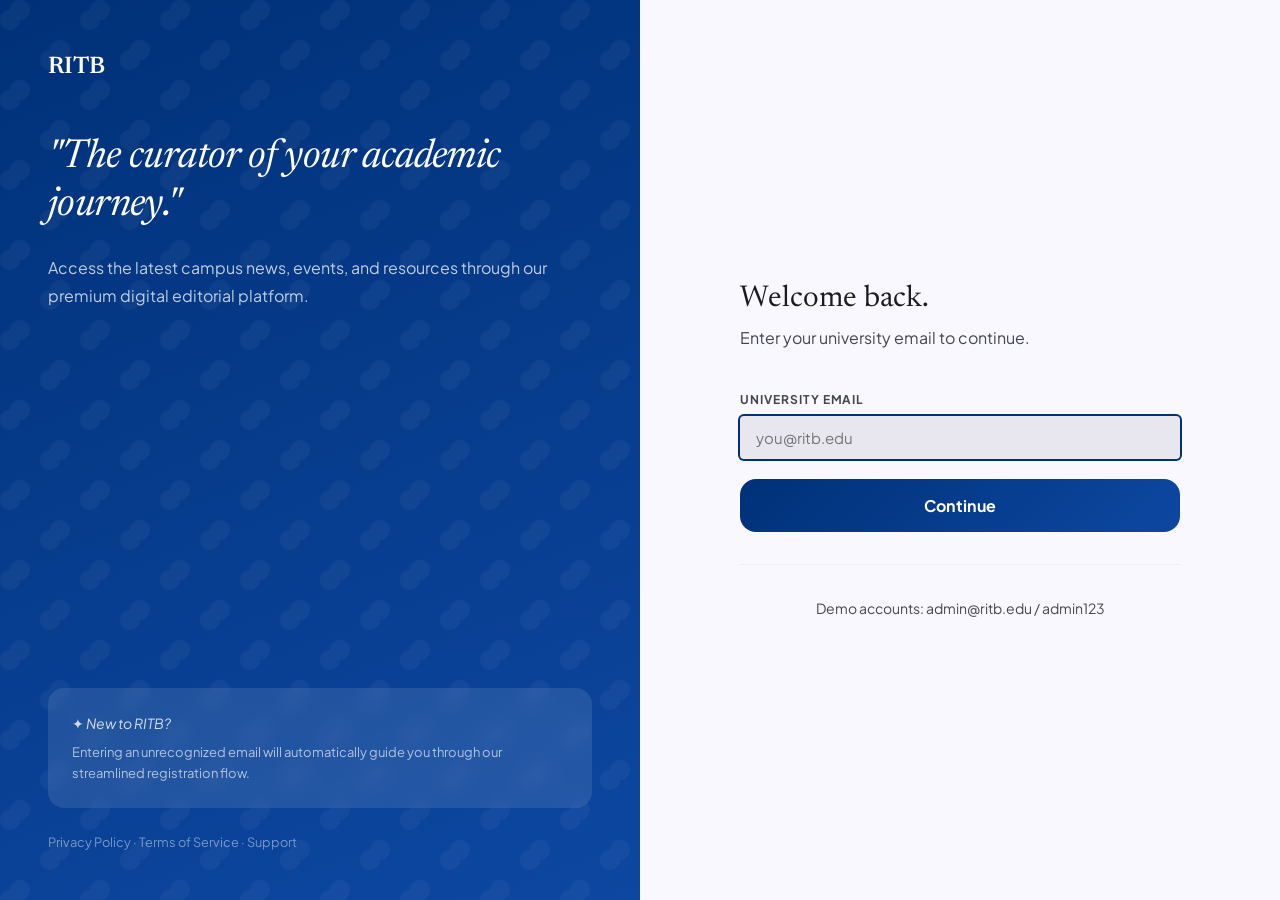
<file: admin.html>
<!DOCTYPE html>
<html lang="en">

<head>
  <meta charset="UTF-8">
  <meta name="viewport" content="width=device-width, initial-scale=1.0">
  <title>Admin Portal | RITB</title>
  <link rel="stylesheet" href="styles.css">
  <link rel="stylesheet"
    href="https://fonts.googleapis.com/css2?family=Material+Symbols+Rounded:opsz,wght,FILL,GRAD@20..48,100..700,0..1,-50..200">
  <style>
    body {
      background: var(--surface-container-low);
    }

    .admin-bar {
      background: var(--primary);
      color: #fff;
      padding: 0.85rem 2rem;
      display: flex;
      justify-content: space-between;
      align-items: center;
      position: sticky;
      top: 0;
      z-index: 200;
    }

    .admin-logo {
      font-family: var(--font-display);
      font-size: 1.2rem;
      font-weight: 700;
      color: #fff;
      text-decoration: none;
    }

    .tabs {
      display: flex;
      gap: 0.25rem;
      background: var(--surface-container);
      padding: 0.5rem;
      border-radius: var(--radius-lg);
      margin-bottom: 2rem;
      flex-wrap: wrap;
    }

    .tab-btn {
      padding: 0.6rem 1.2rem;
      border-radius: var(--radius-md);
      font-weight: 600;
      cursor: pointer;
      border: none;
      background: none;
      color: var(--on-surface-variant);
      font-size: 0.9rem;
      font-family: inherit;
      transition: all var(--transition);
    }

    .tab-btn.active {
      background: var(--surface-container-lowest);
      color: var(--primary);
      box-shadow: 0 2px 8px rgba(0, 0, 0, 0.06);
    }

    .tab-panel {
      display: none;
    }

    .tab-panel.active {
      display: block;
      animation: fadeUp 0.25s ease;
    }

    @keyframes fadeUp {
      from {
        opacity: 0;
        transform: translateY(12px)
      }

      to {
        opacity: 1;
        transform: translateY(0)
      }
    }

    .status-badge {
      display: inline-flex;
      align-items: center;
      padding: 0.2rem 0.65rem;
      border-radius: 100px;
      font-size: 0.7rem;
      font-weight: 700;
      text-transform: uppercase;
      letter-spacing: 0.05em;
    }

    .badge-pending {
      background: #fff3e0;
      color: #e65100;
    }

    .badge-active {
      background: #e8f5e9;
      color: #2e7d32;
    }

    .badge-rejected {
      background: #ffebee;
      color: #c62828;
    }

    /* Modal */
    .modal-backdrop {
      display: none;
      position: fixed;
      inset: 0;
      background: rgba(0, 0, 0, 0.45);
      z-index: 999;
      align-items: center;
      justify-content: center;
    }

    .modal-backdrop.open {
      display: flex;
    }

    .modal {
      background: var(--surface-container-lowest);
      border-radius: var(--radius-xl);
      padding: 2rem;
      width: 100%;
      max-width: 640px;
      max-height: 90vh;
      overflow-y: auto;
      box-shadow: 0 20px 60px rgba(0, 0, 0, 0.25);
      position: relative;
    }

    .modal-close {
      position: absolute;
      top: 1rem;
      right: 1rem;
      border: none;
      background: var(--surface-container);
      border-radius: 50%;
      width: 36px;
      height: 36px;
      cursor: pointer;
      display: flex;
      align-items: center;
      justify-content: center;
    }

    .stat-card {
      background: var(--surface-container-lowest);
      border-radius: var(--radius-lg);
      padding: 1.5rem;
      box-shadow: 0 2px 8px rgba(0, 0, 0, 0.04);
    }

    .stat-num {
      font-family: var(--font-display);
      font-size: 2.5rem;
      font-weight: 700;
      line-height: 1;
      margin-top: 0.5rem;
    }

    /* ─── Mobile Responsive ─── */
    @media (max-width: 768px) {
      main {
        padding: 1rem !important;
      }

      #stats-row {
        grid-template-columns: repeat(2, 1fr) !important;
      }

      .stat-num {
        font-size: 1.75rem;
      }

      /* Make all admin tables scroll horizontally on mobile */
      .table-wrap {
        overflow-x: auto;
        -webkit-overflow-scrolling: touch;
      }

      .table-wrap table {
        min-width: 540px;
        /* force horizontal scroll before text wraps */
      }

      .table-wrap th,
      .table-wrap td {
        white-space: nowrap;
        padding: 0.6rem 0.75rem;
      }

      /* Stack approval action buttons vertically on very small screens */
      td>button+button {
        margin-top: 4px;
      }

      .tabs {
        gap: 0.15rem;
      }

      .tab-btn {
        font-size: 0.78rem;
        padding: 0.45rem 0.7rem;
      }
    }
  </style>
    <script src="app.js"></script>
</head>

<body>

  <!-- Top Bar -->
  <header class="admin-bar">
    <a href="index.html" class="admin-logo">RITB <span style="opacity:0.55;font-weight:400;font-size:0.9rem">/ Admin
        Portal</span></a>
    <div style="display:flex;gap:0.75rem;align-items:center">
      <a href="index.html" class="btn btn-outline"
        style="border-color:rgba(255,255,255,0.3);color:#fff;padding:0.5rem 1rem">View Site</a>
      <button class="btn btn-outline" style="border-color:rgba(255,255,255,0.3);color:#fff;padding:0.5rem 1rem"
        onclick="logout()">Sign Out</button>
    </div>
  </header>

  <main style="padding:2rem;max-width:1200px;margin:0 auto">

    <!-- Stats Row -->
    <div style="display:grid;grid-template-columns:repeat(5,1fr);gap:1rem;margin-bottom:2rem" id="stats-row">
      <div class="stat-card">
        <div class="text-sm text-muted">Total Users</div>
        <div class="stat-num text-primary" id="st-users">–</div>
      </div>
      <div class="stat-card">
        <div class="text-sm text-muted" style="color:#e65100">Pending Teachers</div>
        <div class="stat-num" style="color:#e65100" id="st-pending">–</div>
      </div>
      <div class="stat-card">
        <div class="text-sm text-muted">News Articles</div>
        <div class="stat-num" id="st-news">–</div>
      </div>
      <div class="stat-card">
        <div class="text-sm text-muted">Events</div>
        <div class="stat-num" id="st-events">–</div>
      </div>
      <div class="stat-card">
        <div class="text-sm text-muted">Faculty Profiles</div>
        <div class="sta=t-num" id="st-faculty">–</div>
      </div>
    </div>

    <!-- Tabs -->
    <div class="tabs">
      <button class="tab-btn active" onclick="switchTab('approvals')">🔔 Approvals <span id="badge-count"
          style="background:#e65100;color:#fff;padding:0 6px;border-radius:100px;font-size:0.7rem;margin-left:4px"></span></button>
      <button class="tab-btn" onclick="switchTab('users')">👥 Users</button>
      <button class="tab-btn" onclick="switchTab('news')">📰 News</button>
      <button class="tab-btn" onclick="switchTab('events')">📅 Events</button>
      <button class="tab-btn" onclick="switchTab('faculty')">🎓 Faculty</button>
    </div>

    <!-- APPROVALS -->
    <div id="tab-approvals" class="tab-panel active">
      <div style="display:flex;justify-content:space-between;align-items:center;margin-bottom:1.5rem">
        <h2 class="display-sm font-display">Pending Teacher Approvals</h2>
      </div>
      <div class="card" style="padding:1.5rem">
        <div class="table-wrap">
          <table>
            <thead>
              <tr>
                <th>Name</th>
                <th>Email</th>
                <th>Department</th>
                <th>Applied</th>
                <th style="text-align:right">Decision</th>
              </tr>
            </thead>
            <tbody id="approvals-tbody">
              <tr>
                <td colspan="5" class="text-center text-muted py-4">Loading...</td>
              </tr>
            </tbody>
          </table>
        </div>
      </div>
    </div>

    <!-- USERS -->
    <div id="tab-users" class="tab-panel">
      <div style="display:flex;justify-content:space-between;align-items:center;margin-bottom:1.5rem">
        <h2 class="display-sm font-display">All Users</h2>
      </div>
      <div class="card" style="padding:1.5rem">
        <div class="table-wrap">
          <table>
            <thead>
              <tr>
                <th>Name / Email</th>
                <th>Role</th>
                <th>Status</th>
                <th>Joined</th>
                <th style="text-align:right">Actions</th>
              </tr>
            </thead>
            <tbody id="users-tbody"></tbody>
          </table>
        </div>
      </div>
    </div>

    <!-- NEWS -->
    <div id="tab-news" class="tab-panel">
      <div style="display:flex;justify-content:space-between;align-items:center;margin-bottom:1.5rem">
        <h2 class="display-sm font-display">News Articles</h2>
        <button class="btn btn-primary btn-pill" onclick="openNewsModal()"><span
            class="material-symbols-rounded">add</span> Add Article</button>
      </div>
      <div class="card" style="padding:1.5rem">
        <div class="table-wrap">
          <table>
            <thead>
              <tr>
                <th>Title</th>
                <th>Category</th>
                <th>Author</th>
                <th>Published</th>
                <th style="text-align:right">Actions</th>
              </tr>
            </thead>
            <tbody id="news-tbody"></tbody>
          </table>
        </div>
      </div>
    </div>

    <!-- EVENTS -->
    <div id="tab-events" class="tab-panel">
      <div style="display:flex;justify-content:space-between;align-items:center;margin-bottom:1.5rem">
        <h2 class="display-sm font-display">Events</h2>
        <button class="btn btn-primary btn-pill" onclick="openEventModal()"><span
            class="material-symbols-rounded">add</span> Add Event</button>
      </div>
      <div class="card" style="padding:1.5rem">
        <div class="table-wrap">
          <table>
            <thead>
              <tr>
                <th>Title</th>
                <th>Date</th>
                <th>Location</th>
                <th>Organizer</th>
                <th style="text-align:right">Actions</th>
              </tr>
            </thead>
            <tbody id="events-tbody"></tbody>
          </table>
        </div>
      </div>
    </div>

    <!-- FACULTY -->
    <div id="tab-faculty" class="tab-panel">
      <div style="display:flex;justify-content:space-between;align-items:center;margin-bottom:1.5rem">
        <h2 class="display-sm font-display">Faculty Profiles</h2>
        <button class="btn btn-primary btn-pill" onclick="openFacultyModal()"><span
            class="material-symbols-rounded">add</span> Add Faculty</button>
      </div>
      <div class="card" style="padding:1.5rem">
        <div class="table-wrap">
          <table>
            <thead>
              <tr>
                <th>Name</th>
                <th>Title</th>
                <th>Department</th>
                <th style="text-align:right">Actions</th>
              </tr>
            </thead>
            <tbody id="faculty-tbody"></tbody>
          </table>
        </div>
      </div>
    </div>

  </main>

  <!-- ═══════════════ MODALS ═══════════════ -->

  <!-- News Modal -->
  <div class="modal-backdrop" id="news-modal">
    <div class="modal">
      <button class="modal-close" onclick="closeModal('news-modal')"><span
          class="material-symbols-rounded">close</span></button>
      <h3 class="title-lg mb-4" id="news-modal-title">Add News Article</h3>
      <input type="hidden" id="news-edit-id">
      <div class="form-group"><label class="form-label">Title *</label><input id="n-title" type="text"
          class="form-input" required></div>
      <div class="form-group"><label class="form-label">Category</label>
        <select id="n-cat" class="form-select">
          <option value="Academics">Academics</option>
          <option value="Research">Research</option>
          <option value="Athletics">Athletics</option>
          <option value="Social">Social</option>
          <option value="Arts">Arts</option>
        </select>
      </div>
      <div class="form-group"><label class="form-label">Excerpt</label><textarea id="n-excerpt" class="form-input"
          rows="2"></textarea></div>
      <div class="form-group"><label class="form-label">Content (HTML allowed)</label><textarea id="n-content"
          class="form-input" rows="6"></textarea></div>
      <div class="form-group"><label class="form-label">Image URL</label><input id="n-img" type="url"
          class="form-input"></div>
      <div class="flex gap-3 mt-4">
        <button class="btn btn-primary" onclick="saveNews()">Save Article</button>
        <button class="btn btn-secondary" onclick="closeModal('news-modal')">Cancel</button>
      </div>
    </div>
  </div>

  <!-- Event Modal -->
  <div class="modal-backdrop" id="event-modal">
    <div class="modal">
      <button class="modal-close" onclick="closeModal('event-modal')"><span
          class="material-symbols-rounded">close</span></button>
      <h3 class="title-lg mb-4" id="event-modal-title">Add Event</h3>
      <input type="hidden" id="event-edit-id">
      <div class="form-group"><label class="form-label">Title *</label><input id="ev-title" type="text"
          class="form-input" required></div>
      <div class="form-group"><label class="form-label">Category</label>
        <select id="ev-cat" class="form-select">
          <option value="Academic">Academic</option>
          <option value="Athletics">Athletics</option>
          <option value="Social">Social</option>
          <option value="Career">Career</option>
          <option value="Research">Research</option>
          <option value="Arts">Arts</option>
        </select>
      </div>
      <div style="display:grid;grid-template-columns:1fr 1fr;gap:1rem">
        <div class="form-group"><label class="form-label">Date *</label><input id="ev-date" type="date"
            class="form-input" required></div>
        <div class="form-group"><label class="form-label">Location *</label><input id="ev-loc" type="text"
            class="form-input" required></div>
        <div class="form-group"><label class="form-label">Start Time</label><input id="ev-start" type="time"
            class="form-input"></div>
        <div class="form-group"><label class="form-label">End Time</label><input id="ev-end" type="time"
            class="form-input"></div>
      </div>
      <div class="form-group"><label class="form-label">Description</label><textarea id="ev-desc" class="form-input"
          rows="4"></textarea></div>
      <div class="form-group"><label class="form-label">Image URL</label><input id="ev-img" type="url"
          class="form-input"></div>
      <div class="flex gap-3 mt-4">
        <button class="btn btn-primary" onclick="saveEvent()">Save Event</button>
        <button class="btn btn-secondary" onclick="closeModal('event-modal')">Cancel</button>
      </div>
    </div>
  </div>

  <!-- Faculty Modal -->
  <div class="modal-backdrop" id="faculty-modal">
    <div class="modal">
      <button class="modal-close" onclick="closeModal('faculty-modal')"><span
          class="material-symbols-rounded">close</span></button>
      <h3 class="title-lg mb-4" id="fac-modal-title">Add / Edit Faculty</h3>
      <input type="hidden" id="fac-edit-id">
      <div style="display:grid;grid-template-columns:1fr 1fr;gap:1rem">
        <div class="form-group"><label class="form-label">Full Name *</label><input id="f-name" type="text"
            class="form-input" required></div>
        <div class="form-group"><label class="form-label">Title</label>
          <select id="f-title" class="form-select">
            <option>Assistant Professor</option>
            <option>Associate Professor</option>
            <option>Full Professor</option>
            <option>Professor Emeritus</option>
            <option>Visiting Professor</option>
            <option>Lecturer</option>
          </select>
        </div>
      </div>
      <div class="form-group"><label class="form-label">Department</label><input id="f-dept" type="text"
          class="form-input"></div>
      <div class="form-group"><label class="form-label">Email</label><input id="f-email" type="email"
          class="form-input"></div>
      <div class="form-group"><label class="form-label">Research Areas (comma-separated)</label><input id="f-research"
          type="text" class="form-input"></div>
      <div class="form-group"><label class="form-label">Bio</label><textarea id="f-bio" class="form-input"
          rows="4"></textarea></div>
      <div class="form-group"><label class="form-label">Photo URL</label><input id="f-photo" type="url"
          class="form-input"></div>
      <div class="flex gap-3 mt-4">
        <button class="btn btn-primary" onclick="saveFaculty()">Save Profile</button>
        <button class="btn btn-secondary" onclick="closeModal('faculty-modal')">Cancel</button>
      </div>
    </div>
  </div>

  
  <script>
    // ─── Auth guard ───
    async function initAdmin() {
      await loadAuthState();
      if (!currentUser || currentUser.role !== 'admin') {
        goTo('login.html');
        return;
      }
      loadAll();
    }

    async function loadAll() {
      await Promise.all([loadStats(), loadApprovals(), loadUsers(), loadNews(), loadEvents(), loadFaculty()]);
    }

    // ─── Stats ───
    async function loadStats() {
      try {
        const s = await apiFetch('/api/admin/stats');
        document.getElementById('st-users').textContent = s.total_users;
        document.getElementById('st-pending').textContent = s.pending_approvals;
        document.getElementById('st-news').textContent = s.total_news;
        document.getElementById('st-events').textContent = s.total_events;
        document.getElementById('st-faculty').textContent = s.total_faculty;
        if (s.pending_approvals > 0) document.getElementById('badge-count').textContent = s.pending_approvals;
        else document.getElementById('badge-count').textContent = '';
      } catch (e) { console.error(e); }
    }

    // ─── Approvals ───
    async function loadApprovals() {
      try {
        const users = await apiFetch('/api/admin/users');
        const pending = users.filter(u => u.status === 'pending' && u.role === 'teacher');
        const tbody = document.getElementById('approvals-tbody');
        if (pending.length === 0) {
          tbody.innerHTML = '<tr><td colspan="5" class="text-center text-muted py-4" style="padding:2rem">✅ No pending teacher approvals.</td></tr>';
          return;
        }
        tbody.innerHTML = pending.map(u => `
      <tr>
        <td class="font-weight-bold" style="color:var(--on-surface)">${u.name}</td>
        <td class="text-muted">${u.email}</td>
        <td class="text-muted text-sm" id="dept-${u.id}">Loading...</td>
        <td class="text-muted text-sm">${formatDateShort(u.created_at)}</td>
        <td style="text-align:right">
          <button class="btn btn-sm" style="background:#e8f5e9;color:#2e7d32;margin-right:0.5rem" onclick="decideTeacher(${u.id},'active',this)">
            ✓ Approve
          </button>
          <button class="btn btn-sm" style="background:#ffebee;color:#c62828;" onclick="decideTeacher(${u.id},'rejected',this)">
            ✗ Reject
          </button>
        </td>
      </tr>`).join('');

        // load faculty dept for each pending teacher
        const faculty = await apiFetch('/api/faculty');
        pending.forEach(u => {
          const fac = faculty.find(f => f.user_id === u.id || f.email === u.email);
          const cell = document.getElementById(`dept-${u.id}`);
          if (cell) cell.textContent = fac ? fac.department : '–';
        });
      } catch (e) { console.error(e); }
    }

    async function decideTeacher(uid, status, btn) {
      try {
        btn.disabled = true;
        await apiFetch(`/api/admin/users/${uid}`, { method: 'PATCH', body: JSON.stringify({ status }) });
        showToast(status === 'active' ? 'Teacher approved! They can now log in.' : 'Teacher rejected.', status === 'active' ? 'success' : 'error');
        loadAll();
      } catch (e) { showToast(e.message, 'error'); btn.disabled = false; }
    }

    // ─── Users ───
    async function loadUsers() {
      try {
        const users = await apiFetch('/api/admin/users');
        document.getElementById('users-tbody').innerHTML = users.map(u => `
      <tr>
        <td>
          <div class="font-weight-bold" style="color:var(--on-surface)">${u.name}</div>
          <div class="text-muted text-sm">${u.email}</div>
        </td>
        <td><span class="chip ${u.role === 'admin' ? 'chip-danger' : u.role === 'teacher' ? 'chip-tertiary' : 'chip-primary'} label-sm" style="padding:0.15rem 0.5rem;font-size:0.65rem">${u.role}</span></td>
        <td><span class="status-badge ${u.status === 'active' ? 'badge-active' : u.status === 'pending' ? 'badge-pending' : 'badge-rejected'}">${u.status}</span></td>
        <td class="text-muted text-sm">${formatDateShort(u.created_at)}</td>
        <td style="text-align:right">
          ${u.status === 'pending' ? `<button class="btn btn-sm" style="background:#e8f5e9;color:#2e7d32;margin-right:0.5rem;padding:0.25rem 0.6rem" onclick="decideTeacher(${u.id},'active',this)">Approve</button>` : ''}
          ${u.role !== 'admin' ? `<button class="btn btn-secondary btn-sm" onclick="deleteUser(${u.id})"><span class="material-symbols-rounded" style="font-size:1rem;color:var(--error)">delete</span></button>` : ''}
        </td>
      </tr>`).join('');
      } catch (e) { console.error(e); }
    }

    async function deleteUser(id) {
      if (!confirm('Permanently delete this user?')) return;
      try {
        await apiFetch(`/api/admin/users/${id}`, { method: 'DELETE' });
        showToast('User deleted', 'success');
        loadAll();
      } catch (e) { showToast(e.message, 'error'); }
    }

    // ─── News ───
    async function loadNews() {
      try {
        const articles = await apiFetch('/api/news');
        document.getElementById('news-tbody').innerHTML = articles.map(a => `
      <tr>
        <td class="font-weight-bold"><a href="news-detail.html?id=${a.id}" class="text-primary" style="text-decoration:none" target="_blank">${a.title}</a></td>
        <td><span class="chip chip-primary label-sm" style="padding:0.15rem 0.5rem;font-size:0.65rem">${a.category}</span></td>
        <td class="text-muted text-sm">${a.author_name || '–'}</td>
        <td class="text-muted text-sm">${formatDateShort(a.published_at)}</td>
        <td style="text-align:right">
          <button class="btn btn-secondary btn-sm" style="margin-right:0.4rem" onclick="editNews(${JSON.stringify(a).replace(/"/g, '&quot;')})"><span class="material-symbols-rounded" style="font-size:1rem">edit</span></button>
          <button class="btn btn-secondary btn-sm" onclick="delNews(${a.id})"><span class="material-symbols-rounded" style="font-size:1rem;color:var(--error)">delete</span></button>
        </td>
      </tr>`).join('');
      } catch (e) { console.error(e); }
    }

    function openNewsModal(clear = true) {
      if (clear) { document.getElementById('news-edit-id').value = ''; document.getElementById('news-modal-title').textContent = 'Add News Article';['n-title', 'n-excerpt', 'n-content', 'n-img'].forEach(id => document.getElementById(id).value = ''); }
      document.getElementById('news-modal').classList.add('open');
    }
    function editNews(a) {
      document.getElementById('news-edit-id').value = a.id;
      document.getElementById('news-modal-title').textContent = 'Edit News Article';
      document.getElementById('n-title').value = a.title;
      document.getElementById('n-cat').value = a.category;
      document.getElementById('n-excerpt').value = a.excerpt || '';
      document.getElementById('n-content').value = a.content || '';
      document.getElementById('n-img').value = a.image_url || '';
      document.getElementById('news-modal').classList.add('open');
    }
    async function saveNews() {
      const id = document.getElementById('news-edit-id').value;
      const body = { title: document.getElementById('n-title').value, category: document.getElementById('n-cat').value, excerpt: document.getElementById('n-excerpt').value, content: document.getElementById('n-content').value, image_url: document.getElementById('n-img').value };
      try {
        if (id) await apiFetch(`/api/news/${id}`, { method: 'PUT', body: JSON.stringify(body) });
        else await apiFetch('/api/news', { method: 'POST', body: JSON.stringify(body) });
        showToast(id ? 'Article updated!' : 'Article created!', 'success');
        closeModal('news-modal');
        loadAll();
      } catch (e) { showToast(e.message, 'error'); }
    }
    async function delNews(id) {
      if (!confirm('Delete this article?')) return;
      try { await apiFetch(`/api/news/${id}`, { method: 'DELETE' }); showToast('Deleted', 'success'); loadAll(); }
      catch (e) { showToast(e.message, 'error'); }
    }

    // ─── Events ───
    async function loadEvents() {
      try {
        const events = await apiFetch('/api/events');
        document.getElementById('events-tbody').innerHTML = events.map(e => `
      <tr>
        <td class="font-weight-bold"><a href="event-detail.html?id=${e.id}" class="text-primary" style="text-decoration:none" target="_blank">${e.title}</a></td>
        <td class="text-muted text-sm">${formatDateShort(e.event_date)}</td>
        <td class="text-muted text-sm">${e.location}</td>
        <td class="text-muted text-sm">${e.organizer_name || '–'}</td>
        <td style="text-align:right">
          <button class="btn btn-secondary btn-sm" style="margin-right:0.4rem" onclick="editEvent(${JSON.stringify(e).replace(/"/g, '&quot;')})"><span class="material-symbols-rounded" style="font-size:1rem">edit</span></button>
          <button class="btn btn-secondary btn-sm" onclick="delEvent(${e.id})"><span class="material-symbols-rounded" style="font-size:1rem;color:var(--error)">delete</span></button>
        </td>
      </tr>`).join('');
      } catch (e) { console.error(e); }
    }

    function openEventModal(clear = true) {
      if (clear) { document.getElementById('event-edit-id').value = ''; document.getElementById('event-modal-title').textContent = 'Add Event';['ev-title', 'ev-date', 'ev-loc', 'ev-start', 'ev-end', 'ev-desc', 'ev-img'].forEach(id => document.getElementById(id).value = ''); }
      document.getElementById('event-modal').classList.add('open');
    }
    function editEvent(e) {
      document.getElementById('event-edit-id').value = e.id;
      document.getElementById('event-modal-title').textContent = 'Edit Event';
      document.getElementById('ev-title').value = e.title;
      document.getElementById('ev-cat').value = e.category;
      document.getElementById('ev-date').value = e.event_date;
      document.getElementById('ev-loc').value = e.location || '';
      document.getElementById('ev-start').value = e.time_start || '';
      document.getElementById('ev-end').value = e.time_end || '';
      document.getElementById('ev-desc').value = e.description || '';
      document.getElementById('ev-img').value = e.image_url || '';
      document.getElementById('event-modal').classList.add('open');
    }
    async function saveEvent() {
      const id = document.getElementById('event-edit-id').value;
      const body = { title: document.getElementById('ev-title').value, category: document.getElementById('ev-cat').value, event_date: document.getElementById('ev-date').value, time_start: document.getElementById('ev-start').value, time_end: document.getElementById('ev-end').value, location: document.getElementById('ev-loc').value, description: document.getElementById('ev-desc').value, image_url: document.getElementById('ev-img').value };
      try {
        if (id) await apiFetch(`/api/events/${id}`, { method: 'PUT', body: JSON.stringify(body) });
        else await apiFetch('/api/events', { method: 'POST', body: JSON.stringify(body) });
        showToast(id ? 'Event updated!' : 'Event created!', 'success');
        closeModal('event-modal');
        loadAll();
      } catch (e) { showToast(e.message, 'error'); }
    }
    async function delEvent(id) {
      if (!confirm('Delete this event?')) return;
      try { await apiFetch(`/api/events/${id}`, { method: 'DELETE' }); showToast('Deleted', 'success'); loadAll(); }
      catch (e) { showToast(e.message, 'error'); }
    }

    // ─── Faculty ───
    async function loadFaculty() {
      try {
        const list = await apiFetch('/api/faculty');
        document.getElementById('faculty-tbody').innerHTML = list.map(f => `
      <tr>
        <td class="font-weight-bold" style="color:var(--on-surface)">${f.name}</td>
        <td class="text-muted text-sm">${f.title || '–'}</td>
        <td class="text-muted text-sm">${f.department || '–'}</td>
        <td style="text-align:right">
          <button class="btn btn-secondary btn-sm" style="margin-right:0.4rem" onclick="editFaculty(${JSON.stringify(f).replace(/"/g, '&quot;')})"><span class="material-symbols-rounded" style="font-size:1rem">edit</span></button>
          <button class="btn btn-secondary btn-sm" onclick="delFaculty(${f.id})"><span class="material-symbols-rounded" style="font-size:1rem;color:var(--error)">delete</span></button>
        </td>
      </tr>`).join('');
      } catch (e) { console.error(e); }
    }

    function openFacultyModal() {
      document.getElementById('fac-edit-id').value = '';
      document.getElementById('fac-modal-title').textContent = 'Add Faculty Profile';
      ['f-name', 'f-dept', 'f-email', 'f-research', 'f-bio', 'f-photo'].forEach(id => document.getElementById(id).value = '');
      document.getElementById('faculty-modal').classList.add('open');
    }
    function editFaculty(f) {
      document.getElementById('fac-edit-id').value = f.id;
      document.getElementById('fac-modal-title').textContent = 'Edit Faculty Profile';
      document.getElementById('f-name').value = f.name || '';
      document.getElementById('f-title').value = f.title || 'Assistant Professor';
      document.getElementById('f-dept').value = f.department || '';
      document.getElementById('f-email').value = f.email || '';
      document.getElementById('f-research').value = f.research_areas || '';
      document.getElementById('f-bio').value = f.bio || '';
      document.getElementById('f-photo').value = f.photo_url || '';
      document.getElementById('faculty-modal').classList.add('open');
    }
    async function saveFaculty() {
      const id = document.getElementById('fac-edit-id').value;
      const body = { name: document.getElementById('f-name').value, title: document.getElementById('f-title').value, department: document.getElementById('f-dept').value, email: document.getElementById('f-email').value, research_areas: document.getElementById('f-research').value, bio: document.getElementById('f-bio').value, photo_url: document.getElementById('f-photo').value };
      try {
        if (id) await apiFetch(`/api/faculty/${id}`, { method: 'PUT', body: JSON.stringify(body) });
        else await apiFetch('/api/faculty', { method: 'POST', body: JSON.stringify(body) });
        showToast(id ? 'Profile updated!' : 'Profile created!', 'success');
        closeModal('faculty-modal');
        loadAll();
      } catch (e) { showToast(e.message, 'error'); }
    }
    async function delFaculty(id) {
      if (!confirm('Delete this faculty profile?')) return;
      try { await apiFetch(`/api/faculty/${id}`, { method: 'DELETE' }); showToast('Deleted', 'success'); loadAll(); }
      catch (e) { showToast(e.message, 'error'); }
    }

    // ─── Tab switcher ───
    function switchTab(name) {
      document.querySelectorAll('.tab-btn').forEach(b => b.classList.remove('active'));
      document.querySelectorAll('.tab-panel').forEach(p => p.classList.remove('active'));
      document.querySelector(`[onclick="switchTab('${name}')"]`).classList.add('active');
      document.getElementById(`tab-${name}`).classList.add('active');
    }

    // ─── Modal helpers ───
    function closeModal(id) { document.getElementById(id).classList.remove('open'); }
    document.querySelectorAll('.modal-backdrop').forEach(m => m.addEventListener('click', e => { if (e.target === m) m.classList.remove('open'); }));

    initAdmin();
  </script>
</body>

</html>
</file>
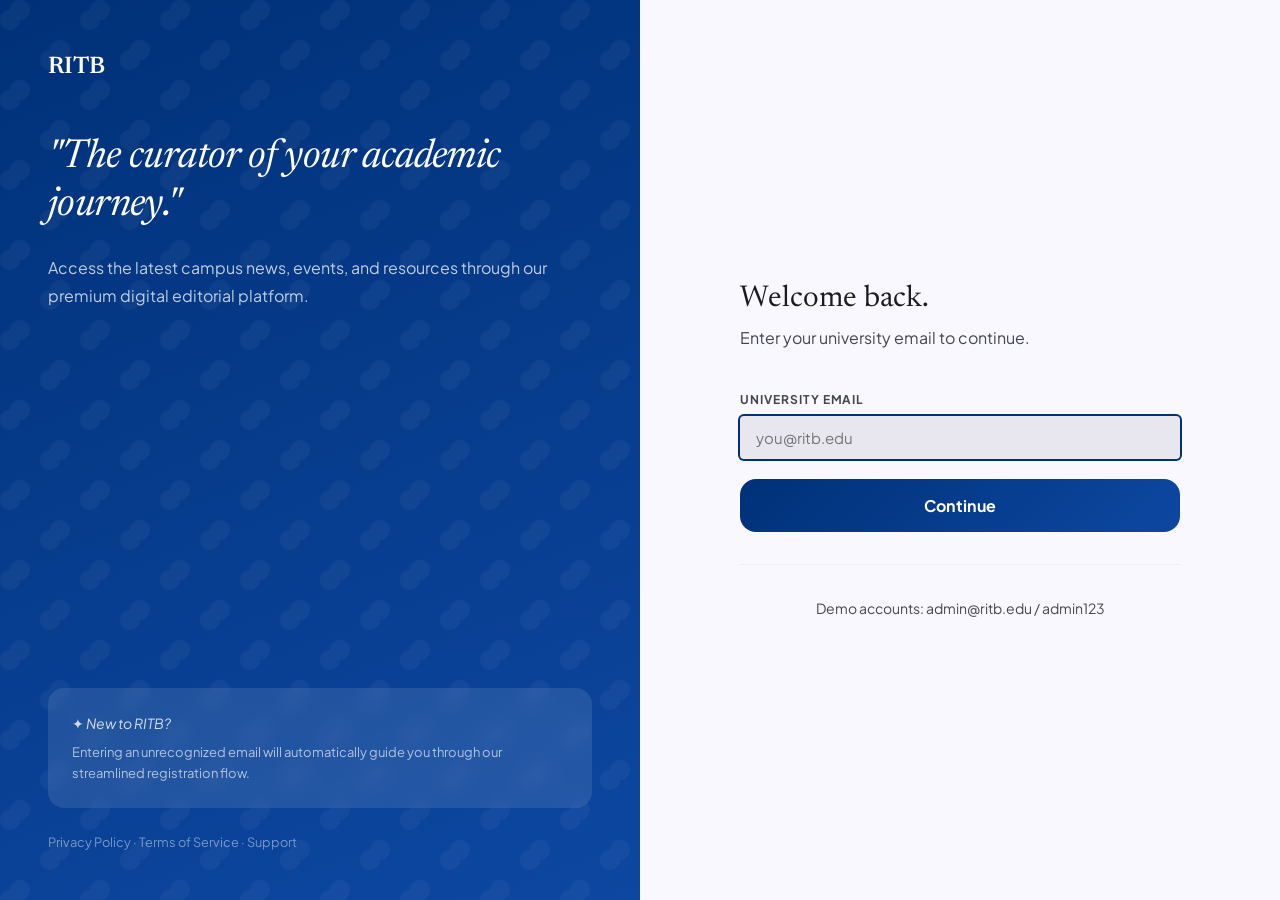
<file: event-detail.html>
<!DOCTYPE html>
<html lang="en">

<head>
  <meta charset="UTF-8">
  <meta name="viewport" content="width=device-width, initial-scale=1.0">
  <title>Event Detail | RITB</title>
  <link rel="stylesheet" href="styles.css">
  <link rel="stylesheet"
    href="https://fonts.googleapis.com/css2?family=Material+Symbols+Rounded:opsz,wght,FILL,GRAD@20..48,100..700,0..1,-50..200">
  <style>
    /* ─── Photo Gallery / Carousel ─── */
    .gallery-wrap {
      position: relative;
      width: 100%;
      background: #111;
      overflow: hidden;
    }

    .gallery-main {
      width: 100%;
      height: 480px;
      object-fit: cover;
      display: block;
      transition: opacity 0.3s ease;
    }

    .gallery-nav {
      position: absolute;
      top: 50%;
      transform: translateY(-50%);
      background: rgba(0,0,0,0.5);
      color: #fff;
      border: none;
      width: 48px;
      height: 48px;
      border-radius: 50%;
      cursor: pointer;
      display: flex;
      align-items: center;
      justify-content: center;
      font-size: 1.5rem;
      transition: background 0.2s;
    }

    .gallery-nav:hover { background: rgba(0,0,0,0.75); }
    .gallery-nav.prev { left: 1rem; }
    .gallery-nav.next { right: 1rem; }

    .gallery-dots {
      position: absolute;
      bottom: 1rem;
      left: 50%;
      transform: translateX(-50%);
      display: flex;
      gap: 0.5rem;
    }

    .gallery-dot {
      width: 8px;
      height: 8px;
      border-radius: 50%;
      background: rgba(255,255,255,0.5);
      cursor: pointer;
      transition: background 0.2s;
      border: none;
    }

    .gallery-dot.active { background: #fff; }

    .gallery-thumbs {
      display: flex;
      gap: 0.5rem;
      padding: 0.75rem;
      background: #1a1b21;
      overflow-x: auto;
    }

    .gallery-thumb {
      width: 80px;
      height: 56px;
      object-fit: cover;
      border-radius: var(--radius-sm);
      cursor: pointer;
      opacity: 0.6;
      flex-shrink: 0;
      border: 2px solid transparent;
      transition: all 0.2s;
    }

    .gallery-thumb.active,
    .gallery-thumb:hover {
      opacity: 1;
      border-color: var(--tertiary-fixed-dim);
    }

    /* ─── Hero overlay (category + title on top of image) ─── */
    .event-hero-overlay {
      background: linear-gradient(to top, rgba(0,0,0,0.9) 0%, rgba(0,0,0,0.3) 60%, transparent 100%);
      position: absolute;
      bottom: 0;
      left: 0;
      right: 0;
      padding: 3rem 2rem 1.5rem;
      pointer-events: none;
    }

    /* ─── Layout ─── */
    .event-layout {
      display: grid;
      grid-template-columns: 300px 1fr;
      gap: 2.5rem;
      align-items: start;
    }

    .event-info-box {
      background: var(--surface-container-lowest);
      border-radius: var(--radius-lg);
      padding: 1.75rem;
      box-shadow: var(--shadow-card);
      position: sticky;
      top: 88px;
    }

    @media (max-width: 768px) {
      .event-layout {
        grid-template-columns: 1fr;
      }
      .event-info-box {
        position: static;
        order: -1;
      }
      .gallery-main {
        height: 260px;
      }
    }

    /* ─── Students table ─── */
    .students-section {
      margin-top: 2.5rem;
      background: var(--surface-container-lowest);
      border-radius: var(--radius-lg);
      overflow: hidden;
      box-shadow: var(--shadow-card);
    }
    .students-head {
      padding: 1.25rem 1.5rem;
      display: flex;
      align-items: center;
      gap: 0.75rem;
      border-bottom: 1px solid var(--surface-container);
      background: var(--primary-fixed);
    }
  </style>
    <script src="app.js"></script>
</head>

<body>
  <nav class="nav dark-nav" style="background:rgba(26,27,33,0.9);border-bottom-color:rgba(255,255,255,0.1)">
    <div class="nav-inner">
      <a href="index.html" class="nav-logo" style="color:#fff">RITB</a>
      <div class="nav-links" id="nav-links">
        <a href="index.html" style="color:rgba(255,255,255,0.7)">Home</a>
        <a href="news-archive.html" style="color:rgba(255,255,255,0.7)">News</a>
        <a href="events-calendar.html" class="active" style="color:#fff;background:rgba(255,255,255,0.1)">Events</a>
        <a href="faculty-directory.html" style="color:rgba(255,255,255,0.7)">Faculty</a>
      </div>
      <button class="nav-menu-btn" onclick="toggleMenu()" style="margin-left:auto;margin-right:1rem;color:#fff">
        <span class="material-symbols-rounded">menu</span>
      </button>
      <div class="nav-actions" id="nav-actions"></div>
    </div>
  </nav>

  <!-- ══ Photo Gallery ══ -->
  <div class="gallery-wrap page-top" id="gallery-wrap">
    <img class="gallery-main" id="gallery-main-img" src="" alt="Event photo" onerror="imgFallback(this,'event')">
    <div class="event-hero-overlay">
      <div class="container">
        <span class="chip chip-tertiary label-sm" id="event-cat" style="margin-bottom:0.75rem;display:inline-flex">Category</span>
        <h1 class="display-md font-display" id="event-title" style="color:#fff;margin:0;line-height:1.2">Loading…</h1>
      </div>
    </div>
    <!-- Prev / Next arrows (hidden until >1 photo) -->
    <button class="gallery-nav prev" id="gallery-prev" onclick="galleryGo(-1)" style="display:none">
      <span class="material-symbols-rounded">chevron_left</span>
    </button>
    <button class="gallery-nav next" id="gallery-next" onclick="galleryGo(1)" style="display:none">
      <span class="material-symbols-rounded">chevron_right</span>
    </button>
    <div class="gallery-dots" id="gallery-dots"></div>
  </div>
  <!-- Thumbnail strip (hidden until >1 photo) -->
  <div class="gallery-thumbs" id="gallery-thumbs" style="display:none"></div>

  <!-- ══ Main Content ══ -->
  <section class="section">
    <div class="container">
      <div class="event-layout">

        <!-- Info Sidebar -->
        <div>
          <div class="event-info-box">
            <h3 class="title-lg mb-4">Event Details</h3>

            <div class="flex items-start gap-3 mb-4">
              <span class="material-symbols-rounded text-primary">calendar_month</span>
              <div>
                <div style="font-weight:700" id="event-date"></div>
                <div class="text-sm text-muted" id="event-time"></div>
              </div>
            </div>

            <div class="flex items-start gap-3 mb-4">
              <span class="material-symbols-rounded text-primary">location_on</span>
              <div>
                <div style="font-weight:700">Location</div>
                <div class="text-sm text-muted" id="event-location"></div>
              </div>
            </div>

            <div class="flex items-start gap-3 mb-6">
              <span class="material-symbols-rounded text-primary">person</span>
              <div>
                <div class="text-sm text-muted">Organized by</div>
                <div style="font-weight:700" id="event-org"></div>
              </div>
            </div>

            <div class="divider mb-4"></div>

            <button class="btn btn-primary btn-full btn-lg mb-3" onclick="showToast('RSVP received!','success')">RSVP Now</button>
            <button class="btn btn-outline btn-full" onclick="showToast('Added to calendar','success')">Add to Calendar</button>

            <!-- Attendance button – shown only to teacher / admin -->
            <div id="att-btn-wrap" style="display:none;margin-top:0.75rem">
              <div class="divider mb-3"></div>
              <a id="att-link" href="#" class="btn btn-full"
                style="background:rgba(103,80,164,.15);border:1px solid rgba(103,80,164,.4);color:var(--primary);display:flex;align-items:center;justify-content:center;gap:0.5rem;text-decoration:none">
                <span class="material-symbols-rounded" style="font-size:1.1rem">fact_check</span>
                Manage Attendance
              </a>
            </div>
          </div>
        </div>

        <!-- Description + Students -->
        <div>
          <div style="padding-top:0.5rem">
            <span class="section-tag" style="margin-bottom:1rem;display:inline-block">About the Event</span>
            <div class="body-lg" id="event-desc" style="white-space:pre-line;line-height:1.8;color:var(--on-surface);overflow-wrap:break-word;word-break:break-word;max-width:100%"></div>
          </div>

          <!-- Registered Students -->
          <div class="students-section" id="students-section" style="display:none">
            <div class="students-head">
              <span class="material-symbols-rounded text-primary">group</span>
              <h3 class="title-lg" style="margin:0">Registered Students</h3>
              <span class="chip chip-primary label-sm" id="students-count">0</span>
            </div>
            <div class="table-wrap">
              <table>
                <thead>
                  <tr>
                    <th>#</th>
                    <th>Student Name</th>
                    <th>Branch / Department</th>
                  </tr>
                </thead>
                <tbody id="students-tbody"></tbody>
              </table>
            </div>
          </div>
        </div>

      </div>
    </div>
  </section>

  
  <script>
    const params = new URLSearchParams(window.location.search);
    const id = params.get('id');

    // ─── Gallery state ───
    let galleryPhotos = [];
    let galleryCurrent = 0;

    function galleryRender() {
      if (!galleryPhotos.length) return;
      const img = document.getElementById('gallery-main-img');
      img.style.opacity = 0;
      setTimeout(() => {
        img.src = galleryPhotos[galleryCurrent];
        img.onload = () => { img.style.opacity = 1; };
        img.onerror = () => { img.src = ''; imgFallback(img, 'event'); img.style.opacity = 1; };
      }, 150);

      // Dots
      document.querySelectorAll('.gallery-dot').forEach((d, i) => d.classList.toggle('active', i === galleryCurrent));
      // Thumbs
      document.querySelectorAll('.gallery-thumb').forEach((t, i) => t.classList.toggle('active', i === galleryCurrent));
    }

    function galleryGo(dir) {
      galleryCurrent = (galleryCurrent + dir + galleryPhotos.length) % galleryPhotos.length;
      galleryRender();
    }

    function galleryInit(photos) {
      galleryPhotos = photos.filter(Boolean);
      if (!galleryPhotos.length) return;

      // Set first image immediately
      document.getElementById('gallery-main-img').src = galleryPhotos[0];

      if (galleryPhotos.length > 1) {
        // Show arrows & thumbs
        document.getElementById('gallery-prev').style.display = 'flex';
        document.getElementById('gallery-next').style.display = 'flex';
        document.getElementById('gallery-thumbs').style.display = 'flex';

        // Build dots
        const dotsEl = document.getElementById('gallery-dots');
        dotsEl.innerHTML = galleryPhotos.map((_, i) =>
          `<button class="gallery-dot${i === 0 ? ' active' : ''}" onclick="galleryCurrent=${i};galleryRender()"></button>`
        ).join('');

        // Build thumbnails
        const thumbsEl = document.getElementById('gallery-thumbs');
        thumbsEl.innerHTML = galleryPhotos.map((url, i) =>
          `<img src="${url}" class="gallery-thumb${i === 0 ? ' active' : ''}" onclick="galleryCurrent=${i};galleryRender()" onerror="imgFallback(this,'event')" alt="Photo ${i+1}">`
        ).join('');
      }
    }

    async function loadEvent() {
      if (!id) return;
      try {
        const ev = await apiFetch(`/api/events/${id}`);
        document.title = `${ev.title} | RITB`;

        // Build photo list
        let photos = [];
        if (ev.image_url) photos.push(ev.image_url);
        try {
          const extras = JSON.parse(ev.extra_images || '[]');
          if (Array.isArray(extras)) photos = photos.concat(extras);
        } catch {}
        photos = photos.map(resolveImageUrl);
        galleryInit(photos);

        document.getElementById('event-cat').textContent = ev.category;
        document.getElementById('event-title').textContent = ev.title;
        document.getElementById('event-date').textContent = formatDate(ev.event_date);
        document.getElementById('event-time').textContent = `${formatTime(ev.time_start)} – ${formatTime(ev.time_end)}`;
        document.getElementById('event-location').textContent = ev.location;
        document.getElementById('event-org').textContent = ev.organizer_name || 'University Faculty';
        document.getElementById('event-desc').textContent = ev.description;

        // Registered Students
        try {
          const students = JSON.parse(ev.registered_students || '[]');
          if (students.length) {
            document.getElementById('students-section').style.display = 'block';
            document.getElementById('students-count').textContent = students.length;
            document.getElementById('students-tbody').innerHTML = students.map((s, i) => `
              <tr>
                <td class="text-muted text-sm">${i + 1}</td>
                <td style="font-weight:600">${s.name || '—'}</td>
                <td class="text-muted text-sm">${s.branch || '—'}</td>
              </tr>`).join('');
          }
        } catch {}
      } catch (e) { console.error(e); }
    }

    (async () => { if (!await requireAuth()) return; loadEvent(); })();

    // Show attendance link for teachers / admins
    // Must run after DOMContentLoaded so the token is available in localStorage
    document.addEventListener('DOMContentLoaded', async () => {
      try {
        const user = await apiFetch('/api/auth/me');
        if (user && ['admin','teacher'].includes(user.role) && id) {
          document.getElementById('att-btn-wrap').style.display = 'block';
          document.getElementById('att-link').href = `attendance.html?id=${id}`;
        }
      } catch(e) { /* not logged in — button stays hidden */ }
    });
  </script>
</body>

</html>
</file>
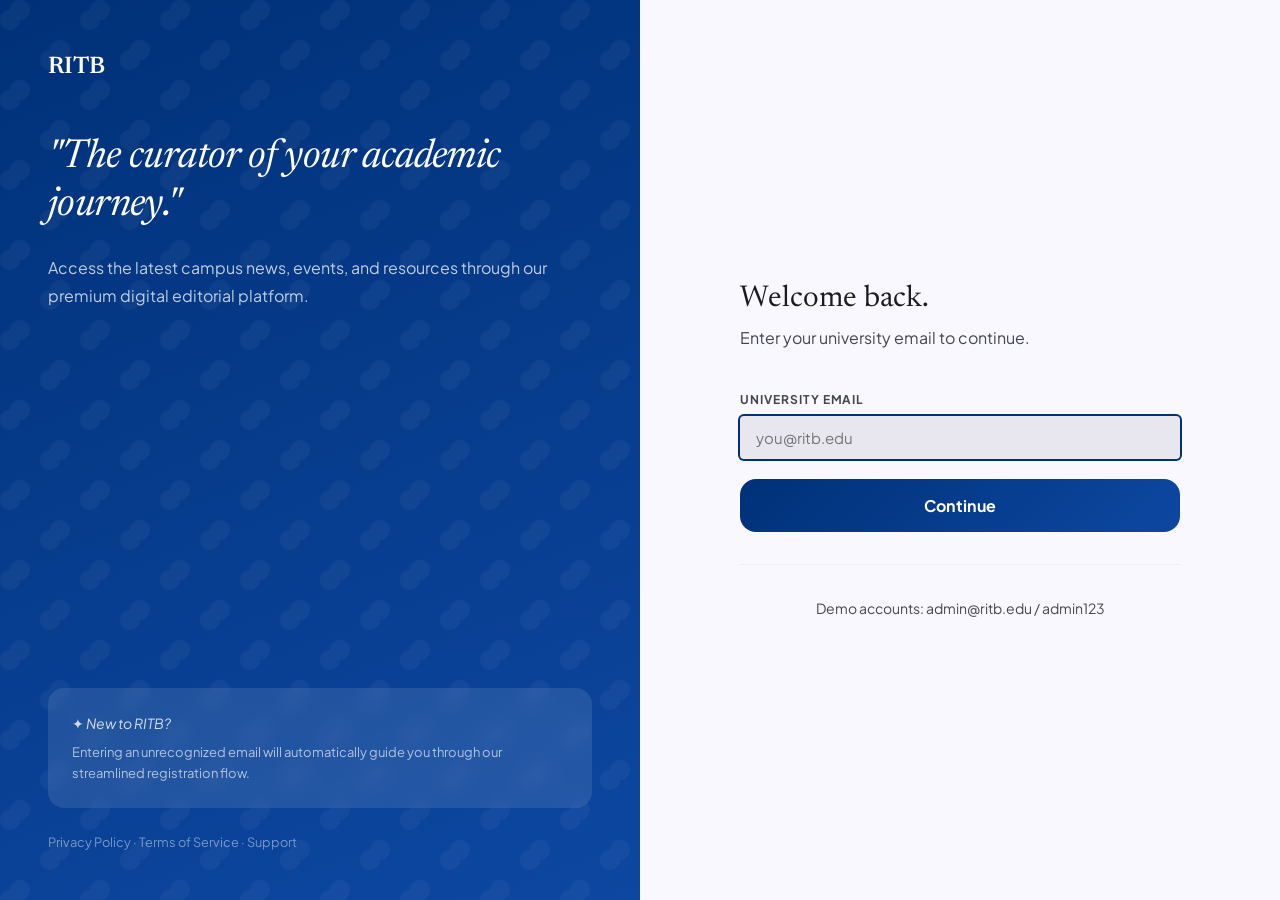
<file: faculty-directory.html>
<!DOCTYPE html>
<html lang="en">

<head>
  <meta charset="UTF-8">
  <meta name="viewport" content="width=device-width, initial-scale=1.0">
  <title>Faculty Directory | RITB</title>
  <link rel="stylesheet" href="styles.css">
  <link rel="stylesheet"
    href="https://fonts.googleapis.com/css2?family=Material+Symbols+Rounded:opsz,wght,FILL,GRAD@20..48,100..700,0..1,-50..200">
  <style>
    .faculty-card {
      display: flex;
      gap: 1.5rem;
      padding: 1.5rem;
      background: var(--surface-container-lowest);
      border-radius: var(--radius-xl);
      transition: all var(--transition);
      border: 1px solid transparent;
      text-decoration: none;
    }

    .faculty-card:hover {
      transform: translateY(-3px);
      box-shadow: var(--shadow-card);
      border-color: var(--primary-fixed);
    }

    .faculty-avatar {
      width: 120px;
      height: 120px;
      border-radius: 50%;
      object-fit: cover;
      flex-shrink: 0;
      background: var(--surface-container);
      border: 3px solid var(--surface);
      box-shadow: 0 4px 12px rgba(0, 0, 0, 0.05);
    }

    @media(max-width:600px) {
      .faculty-card {
        flex-direction: column;
        text-align: center;
        align-items: center;
      }

      .faculty-avatar {
        width: 100px;
        height: 100px;
      }
    }
  </style>
    <script src="app.js"></script>
</head>

<body>
  <nav class="nav">
    <div class="nav-inner">
      <a href="index.html" class="nav-logo">RITB</a>
      <div class="nav-links" id="nav-links">
        <a href="index.html">Home</a>
        <a href="news-archive.html" class="nav-link-protected">News</a>
        <a href="events-calendar.html" class="nav-link-protected">Events</a>
        <a href="faculty-directory.html" class="active">Faculty</a>
      </div>
      <button class="nav-menu-btn" onclick="toggleMenu()" style="margin-left:auto;margin-right:1rem">
        <span class="material-symbols-rounded">menu</span>
      </button>
      <div class="nav-actions" id="nav-actions"></div>
    </div>
  </nav>

  <section class="page-top"
    style="background:linear-gradient(135deg,var(--surface-container-low) 0%,var(--surface) 100%);padding-top:5rem;padding-bottom:3rem">
    <div class="container text-center">
      <h1 class="display-md font-display" style="margin-bottom:1rem;color:var(--primary)">Meet the Minds Behind the Research</h1>
      <p class="body-lg text-muted" style="max-width:640px;margin:0 auto">Discover the dedicated educators, researchers, and mentors shaping the next generation of leaders at RITB.</p>
    </div>
  </section>

  <section class="section-sm">
    <div class="container-narrow">

      <div
        style="background:var(--surface-container-highest);padding:1rem;border-radius:var(--radius-full);display:flex;gap:1rem;margin-bottom:3rem">
        <div class="search-bar" style="flex:2;background:var(--surface-container-lowest)">
          <span class="material-symbols-rounded text-muted">search</span>
          <input type="text" id="search-input" placeholder="Search by name, research area..." oninput="loadFaculty()">
        </div>
        <div style="flex:1">
          <select id="dept-filter" class="form-select"
            style="background:var(--surface-container-lowest);height:100%;border-radius:var(--radius-full)"
            onchange="loadFaculty()">
            <option value="">All Departments</option>
            <option>Computer Science</option>
            <option>Engineering & Robotics</option>
            <option>Life Sciences</option>
            <option>Business & Economics</option>
            <option>Arts & Humanities</option>
            <option>Physics & Astronomy</option>
          </select>
        </div>
      </div>

      <div style="margin-bottom:1.5rem">
        <h3 class="title-md" id="result-count">Loading faculty...</h3>
      </div>

      <div style="display:flex;flex-direction:column;gap:1.5rem" id="faculty-list">
        <!-- Loading Skeletons -->
        <div class="skeleton" style="height:168px;border-radius:var(--radius-xl)"></div>
        <div class="skeleton" style="height:168px;border-radius:var(--radius-xl)"></div>
        <div class="skeleton" style="height:168px;border-radius:var(--radius-xl)"></div>
      </div>

      <div class="empty-state hidden" id="empty-state">
        <span class="material-symbols-rounded">groups</span>
        <p class="title-md">No faculty members found</p>
        <p class="text-muted">Try removing some limits or checking your spelling.</p>
      </div>

    </div>
  </section>

  <footer class="footer">
    <div class="container">
      <div class="footer-bottom">© 2024 RITB. All rights reserved.</div>
    </div>
  </footer>

  
  <script>
    async function loadFaculty() {
      const q = document.getElementById('search-input').value;
      const d = document.getElementById('dept-filter').value;
      const params = new URLSearchParams();
      if (q) params.set('search', q);
      if (d) params.set('department', d);

      try {
        const list = await apiFetch(`/api/faculty?${params}`);
        document.getElementById('result-count').textContent = `${list.length} Faculty Member${list.length !== 1 ? 's' : ''}`;

        const container = document.getElementById('faculty-list');
        const empty = document.getElementById('empty-state');

        if (list.length === 0) {
          container.innerHTML = '';
          empty.classList.remove('hidden');
        } else {
          empty.classList.add('hidden');
          container.innerHTML = list.map(f => `
        <a href="faculty-profile.html?id=${f.id}" class="faculty-card">
          <img class="faculty-avatar" src="${resolveImageUrl(f.photo_url)}" alt="${f.name}" onerror="imgFallback(this,'faculty')">
          <div style="min-width: 0;">
            <h2 class="title-lg" style="margin-bottom:0.25rem;color:var(--primary)">${f.name}</h2>
            <div style="display:flex;flex-wrap:wrap;gap:0.75rem;align-items:center;margin-bottom:0.75rem">
              <span class="font-weight-bold" style="font-size:0.9rem">${f.title}</span>
              <span style="color:var(--outline-variant)">|</span>
              <span class="text-muted" style="font-size:0.9rem">${f.department}</span>
            </div>
            <p class="body-md text-muted" style="margin-bottom:1rem;overflow:hidden;word-break:break-word;overflow-wrap:anywhere;display:-webkit-box;-webkit-line-clamp:2;line-clamp:2;-webkit-box-orient:vertical">${f.bio
              ? f.bio
              : '<span style="background:var(--surface-container);color:var(--on-surface-variant);font-size:.8rem;padding:.2rem .65rem;border-radius:999px;display:inline-flex;align-items:center;gap:.3rem"><span class=\'material-symbols-rounded\' style=\'font-size:.9rem\'>schedule</span>Pending admin approval</span>'
            }</p>
            <div style="display:flex;flex-wrap:wrap;gap:0.5rem;overflow:hidden">
              ${(f.research_areas || '').split(',').filter(x => x).map(r => `<span class="chip chip-secondary" style="max-width:100%;overflow:hidden;text-overflow:ellipsis;white-space:nowrap">${r.trim()}</span>`).join('')}
            </div>
          </div>
        </a>
      `).join('');
        }
      } catch (e) { console.error(e); }
    }

    (async () => { if (!await requireAuth()) return; loadFaculty(); })();
  </script>
</body>

</html>
</file>
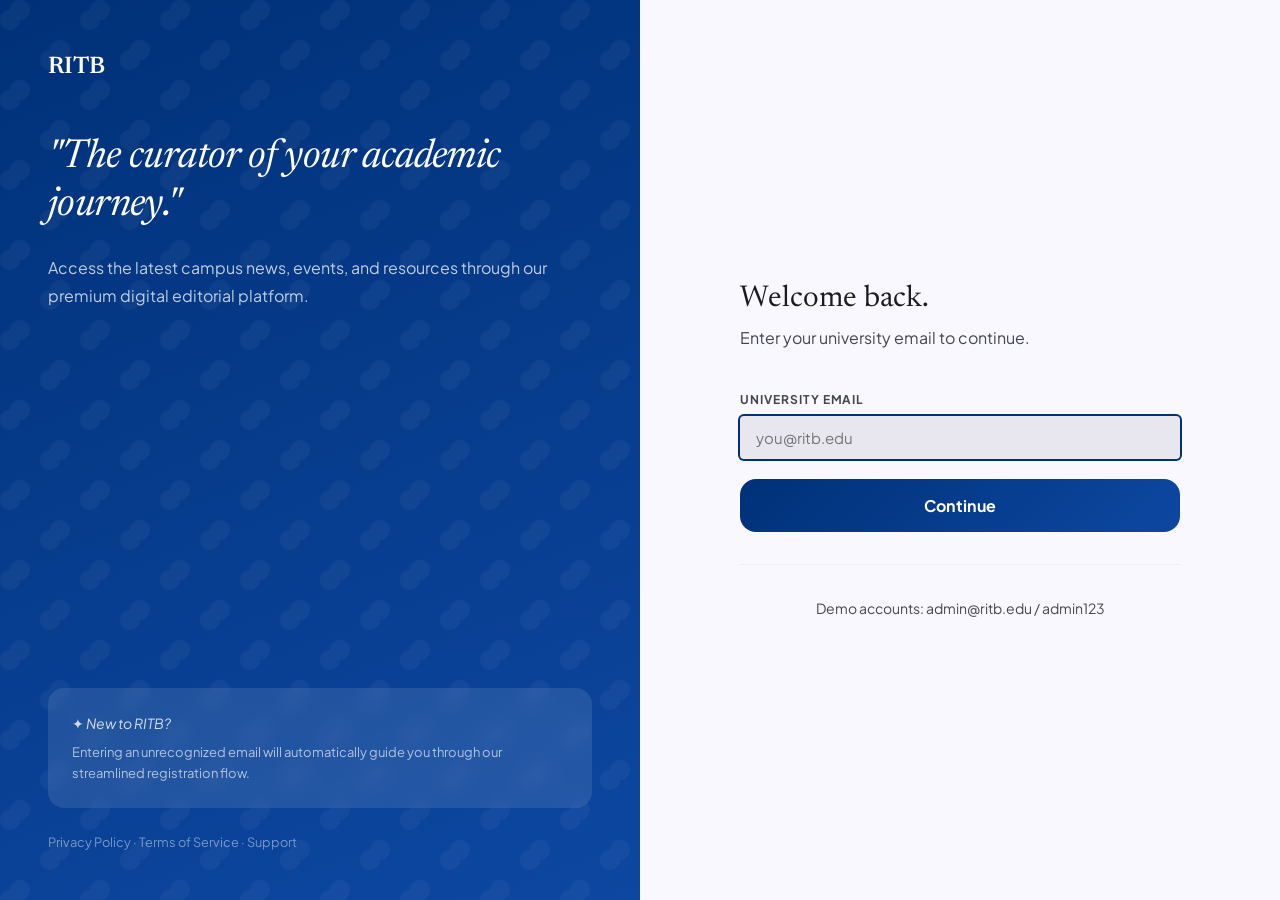
<file: faculty-profile.html>
<!DOCTYPE html>
<html lang="en">

<head>
  <meta charset="UTF-8">
  <meta name="viewport" content="width=device-width, initial-scale=1.0">
  <title>Faculty Profile | RITB</title>
  <link rel="stylesheet" href="styles.css">
  <link rel="stylesheet"
    href="https://fonts.googleapis.com/css2?family=Material+Symbols+Rounded:opsz,wght,FILL,GRAD@20..48,100..700,0..1,-50..200">
  <style>
    .profile-hero {
      background: var(--surface-container-low);
      padding: 6rem 0 4rem;
      position: relative;
      overflow: hidden;
    }

    .profile-hero::after {
      content: '';
      position: absolute;
      right: -10%;
      top: -20%;
      width: 50%;
      height: 150%;
      background: var(--primary-fixed);
      border-radius: 50%;
      filter: blur(100px);
      opacity: 0.5;
      z-index: 0;
    }

    .profile-avatar {
      width: 180px;
      height: 180px;
      border-radius: 50%;
      object-fit: cover;
      border: 4px solid var(--surface-container-lowest);
      box-shadow: 0 12px 32px rgba(0, 49, 120, 0.15);
    }

    .profile-tab {
      background: none;
      border: none;
      padding: 1rem 2rem;
      font-family: var(--font-display);
      font-size: 1.1rem;
      font-weight: 500;
      color: var(--on-surface-variant);
      cursor: pointer;
      border-bottom: 2px solid transparent;
      transition: all var(--transition);
    }

    .profile-tab:hover {
      color: var(--primary);
    }

    .profile-tab.active {
      color: var(--primary);
      border-bottom-color: var(--primary);
    }

    .tab-content {
      display: none;
      animation: fadeIn 0.3s ease;
    }

    .tab-content.active {
      display: block;
    }

    @keyframes fadeIn {
      from {
        opacity: 0;
        transform: translateY(10px)
      }

      to {
        opacity: 1;
        transform: translateY(0)
      }
    }
  </style>
    <script src="app.js"></script>
</head>

<body>
  <nav class="nav">
    <div class="nav-inner">
      <a href="index.html" class="nav-logo">RITB</a>
      <div class="nav-links">
        <a href="index.html">Home</a>
        <a href="news-archive.html" class="nav-link-protected">News</a>
        <a href="events-calendar.html" class="nav-link-protected">Events</a>
        <a href="faculty-directory.html" class="active">Faculty</a>
      </div>
      <div class="nav-actions" id="nav-actions"></div>
    </div>
  </nav>

  <div class="page-top">
    <div id="loading" style="padding:6rem 0;text-align:center">
      <div class="skeleton" style="width:180px;height:180px;border-radius:50%;margin:0 auto 2rem"></div>
      <div class="skeleton" style="width:300px;height:2.5rem;margin:0 auto 1rem;border-radius:var(--radius-md)"></div>
    </div>

    <div id="profile-content" class="hidden">
      <section class="profile-hero">
        <div class="container" style="position:relative;z-index:1">
          <div style="display:flex;align-items:center;gap:3rem;flex-wrap:wrap">
            <img id="f-img" src="" alt="" class="profile-avatar" onerror="imgFallback(this,'faculty')">
            <div>
              <span class="chip chip-primary label-sm mb-3">Faculty Member</span>
              <h1 class="display-sm font-display" id="f-name" style="margin-bottom:0.5rem;color:var(--primary)">Name
              </h1>
              <p class="title-lg text-muted mb-4"><span id="f-title">Title</span> • <span id="f-dept">Department</span>
              </p>
              <div class="flex gap-2 flex-wrap" id="f-areas"></div>
            </div>
          </div>
        </div>
      </section>

      <!-- Tabs -->
      <div
        style="background:var(--surface-container-lowest);border-bottom:1px solid var(--surface-container-high);position:sticky;top:72px;z-index:90">
        <div class="container-narrow flex">
          <button class="profile-tab active" onclick="switchTab('bio')">Biography</button>
          <button class="profile-tab" onclick="switchTab('academic')">Academic Profile</button>
        </div>
      </div>

      <section class="section-sm">
        <div class="container-narrow">
          <!-- Bio Tab -->
          <div id="tab-bio" class="tab-content active">
            <div style="display:grid;grid-template-columns:2fr 1fr;gap:4rem">
              <div>
                <h3 class="display-sm font-display mb-4">About</h3>
                <p class="body-lg" style="color:var(--on-surface-variant);white-space:pre-wrap" id="f-bio"></p>

                <!-- Stats row: publications + experience -->
                <div id="f-stats-row" style="display:none;margin-top:2rem;display:flex;gap:1.5rem;flex-wrap:wrap">
                  <div style="background:var(--primary-fixed);border-radius:var(--radius-lg);padding:1.25rem 2rem;text-align:center;min-width:130px">
                    <div class="display-sm font-display" style="color:var(--primary)" id="stat-pubs">—</div>
                    <div class="label-sm text-muted" style="margin-top:.25rem">Publications</div>
                  </div>
                  <div style="background:var(--tertiary-fixed);border-radius:var(--radius-lg);padding:1.25rem 2rem;text-align:center;min-width:130px">
                    <div class="display-sm font-display" style="color:var(--tertiary-container)" id="stat-exp">—</div>
                    <div class="label-sm text-muted" style="margin-top:.25rem">Years Experience</div>
                  </div>
                </div>
              </div>
              <div>
                <div style="background:var(--surface-container-low);padding:2rem;border-radius:var(--radius-lg)">
                  <h4 class="title-md mb-4 font-display">Contact &amp; Availability</h4>
                  <a id="f-email-link" href="#" class="flex items-center gap-3 text-muted mb-3"
                    style="text-decoration:none">
                    <span class="material-symbols-rounded">mail</span>
                    <span id="f-email"></span>
                  </a>
                  <div class="flex items-center gap-3 text-muted">
                    <span class="material-symbols-rounded">business</span>
                    <span>Office Hours: By Appointment</span>
                  </div>
                  <button class="btn btn-outline btn-full mt-6"
                    id="meeting-btn" onclick="requestMeeting()">Request Meeting</button>
                </div>
              </div>
            </div>
          </div>

          <!-- Academic Tab -->
          <div id="tab-academic" class="tab-content">
            <div style="display:grid;grid-template-columns:1fr 1fr;gap:4rem">
              <div>
                <h3 class="display-sm font-display mb-4 text-primary">Selected Publications</h3>
                <ul style="list-style:none" id="f-pubs"></ul>
              </div>
              <div>
                <h3 class="display-sm font-display mb-4 text-primary">Courses Taught</h3>
                <ul style="list-style:none" id="f-courses"></ul>
              </div>
            </div>
          </div>

        </div>
      </section>
    </div>
  </div>

  <footer class="footer">
    <div class="container">
      <div class="footer-bottom">© 2024 RITB. All rights reserved.</div>
    </div>
  </footer>

  
  <script>
    const params = new URLSearchParams(window.location.search);
    const id = params.get('id');

    async function loadProfile() {
      if (!id) return;
      try {
        const f = await apiFetch(`/api/faculty/${id}`);
        document.title = `${f.name} | RITB`;
        document.getElementById('f-img').src = resolveImageUrl(f.photo_url);
        document.getElementById('f-name').textContent = f.name;
        document.getElementById('f-title').textContent = f.title;
        document.getElementById('f-dept').textContent = f.department;
        document.getElementById('f-bio').textContent = f.bio;
        document.getElementById('f-email').textContent = f.email;
        document.getElementById('f-email-link').href = `mailto:${f.email}`;

        // Stats
        const pubCount = f.total_publications || (f.publications || []).length || null;
        const expCount = f.experience || null;
        if (pubCount !== null) {
          document.getElementById('stat-pubs').textContent = pubCount;
          document.getElementById('f-stats-row').style.display = 'flex';
        }
        if (expCount !== null && expCount > 0) {
          document.getElementById('stat-exp').textContent = `${expCount}+`;
          document.getElementById('f-stats-row').style.display = 'flex';
        }

        // Store faculty info for meeting request
        window._facultyName  = f.name;
        window._facultyEmail = f.email;

        const areas = (f.research_areas || '').split(',').filter(x => x);
        document.getElementById('f-areas').innerHTML = areas.map(a => `<span class="chip chip-tertiary">${a.trim()}</span>`).join('');

        const pubs = f.publications || [];
        document.getElementById('f-pubs').innerHTML = pubs.length ? pubs.map(p => `
      <li style="padding-bottom:1.5rem;margin-bottom:1.5rem;border-bottom:1px solid var(--surface-container)">
        <p class="body-md font-weight-bold" style="color:var(--on-surface)">${p}</p>
      </li>`).join('') : '<p class="text-muted">No publications listed.</p>';

        const courses = f.courses || [];
        document.getElementById('f-courses').innerHTML = courses.length ? courses.map(c => `
      <li style="padding-bottom:1.5rem;margin-bottom:1.5rem;border-bottom:1px solid var(--surface-container)">
        <p class="body-md font-weight-bold" style="color:var(--on-surface)">${c}</p>
      </li>`).join('') : '<p class="text-muted">No courses listed.</p>';

        document.getElementById('loading').classList.add('hidden');
        document.getElementById('profile-content').classList.remove('hidden');
      } catch (e) { console.error(e); }
    }

    function switchTab(tabId) {
      document.querySelectorAll('.profile-tab').forEach(b => b.classList.remove('active'));
      document.querySelectorAll('.tab-content').forEach(c => c.classList.remove('active'));
      document.querySelector(`[onclick="switchTab('${tabId}')"]`).classList.add('active');
      document.getElementById(`tab-${tabId}`).classList.add('active');
    }

    function requestMeeting() {
      const name  = window._facultyName  || 'Faculty';
      const email = window._facultyEmail || '';
      if (!email) { showToast('No email available', 'error'); return; }
      const subject = encodeURIComponent(`Meeting Request – ${name}`);
      const body    = encodeURIComponent(`Dear ${name},\n\nI would like to request a meeting with you at your earliest convenience.\n\nPlease let me know a time that works for you.\n\nThank you.`);
      window.location.href = `mailto:${email}?subject=${subject}&body=${body}`;
    }

    (async () => { if (!await requireAuth()) return; loadProfile(); })();
  </script>
</body>

</html>
</file>
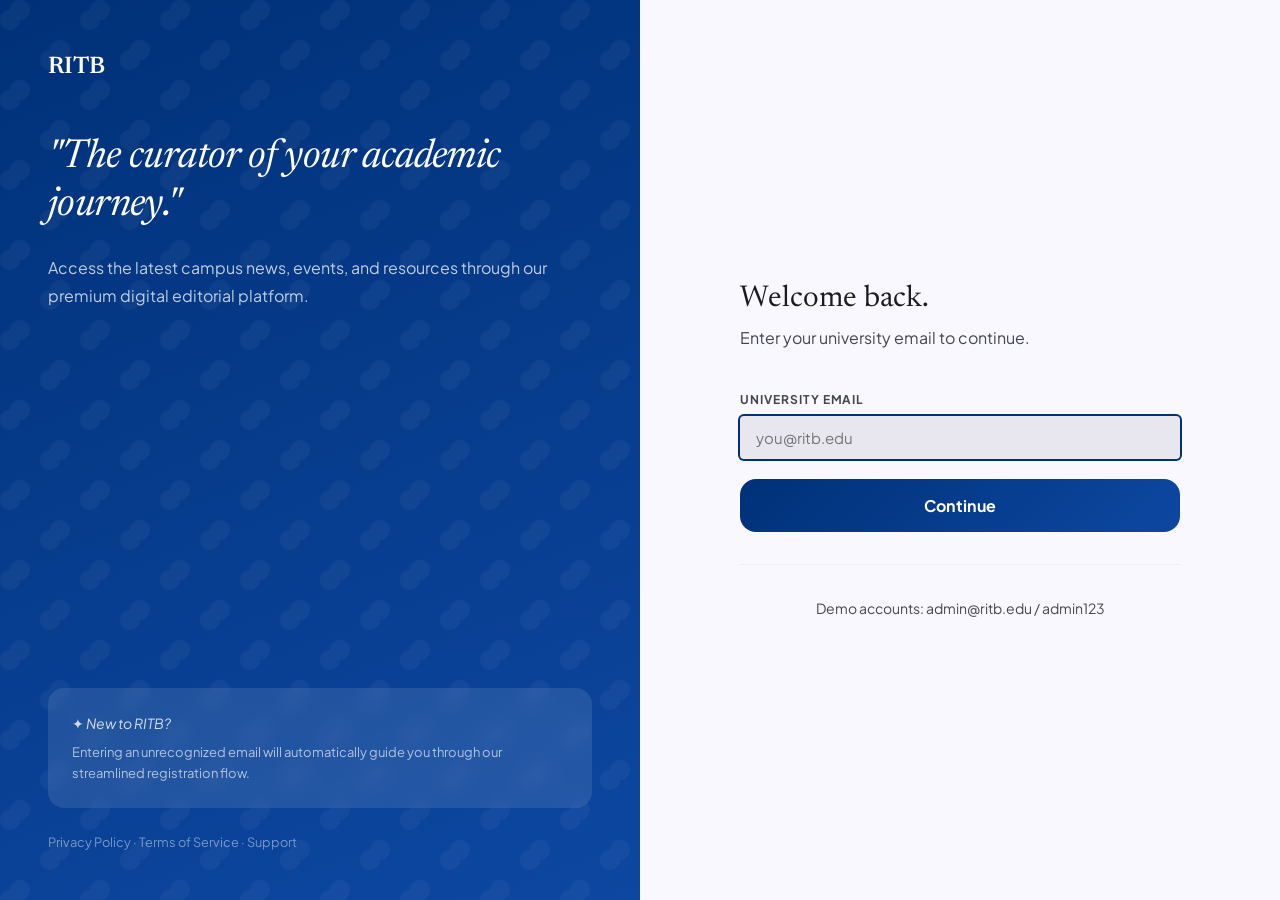
<file: login.html>
<!DOCTYPE html>
<html lang="en">

<head>
  <meta charset="UTF-8">
  <meta name="viewport" content="width=device-width, initial-scale=1.0">
  <title>Login | RITB</title>
  <link rel="stylesheet" href="styles.css">
  <link rel="stylesheet"
    href="https://fonts.googleapis.com/css2?family=Material+Symbols+Rounded:opsz,wght,FILL,GRAD@20..48,100..700,0..1,-50..200">
  <style>
    .login-page {
      display: grid;
      grid-template-columns: 1fr 1fr;
      min-height: 100vh;
    }

    .login-brand {
      background: linear-gradient(160deg, var(--primary) 0%, var(--primary-container) 100%);
      display: flex;
      flex-direction: column;
      justify-content: space-between;
      padding: 3rem;
      color: #fff;
      position: relative;
      overflow: hidden;
    }

    .login-brand::before {
      content: '';
      position: absolute;
      inset: 0;
      background: url("data:image/svg+xml,%3Csvg width='80' height='80' viewBox='0 0 80 80' xmlns='http://www.w3.org/2000/svg'%3E%3Cg fill='none' fill-rule='evenodd'%3E%3Cg fill='%23ffffff' fill-opacity='0.04'%3E%3Cpath d='M50 50c0-5.523 4.477-10 10-10s10 4.477 10 10-4.477 10-10 10c0 5.523-4.477 10-10 10s-10-4.477-10-10 4.477-10 10-10zM10 10c0-5.523 4.477-10 10-10s10 4.477 10 10-4.477 10-10 10c0 5.523-4.477 10-10 10S0 25.523 0 20s4.477-10 10-10z'/%3E%3C/g%3E%3C/g%3E%3C/svg%3E");
    }

    .login-form-side {
      display: flex;
      align-items: center;
      justify-content: center;
      padding: 3rem;
      background: var(--surface);
    }

    .login-form-card {
      width: 100%;
      max-width: 440px;
    }

    @media(max-width:768px) {
      .login-page {
        grid-template-columns: 1fr
      }

      .login-brand {
        display: none
      }
    }
  </style>
    <script src="app.js"></script>
</head>

<body>
  <div class="login-page">
    <!-- Brand Side -->
    <div class="login-brand">
      <div>
        <div style="font-family:var(--font-display);font-size:1.5rem;font-weight:600;margin-bottom:3rem">RITB</div>
        <div class="display-md" style="color:#fff;font-style:italic;line-height:1.2;margin-bottom:1.5rem">
          "The curator of your academic journey."
        </div>
        <p style="color:rgba(255,255,255,0.75);font-size:1rem;line-height:1.7">
          Access the latest campus news, events, and resources through our premium digital editorial platform.
        </p>
      </div>
      <div>
        <div
          style="background:rgba(255,255,255,0.1);backdrop-filter:blur(8px);border-radius:var(--radius-lg);padding:1.5rem">
          <p style="font-size:0.875rem;color:rgba(255,255,255,0.8);margin-bottom:0.5rem">✦ <em>New to RITB?</em></p>
          <p style="font-size:0.8125rem;color:rgba(255,255,255,0.65)">Entering an unrecognized email will automatically
            guide you through our streamlined registration flow.</p>
        </div>
        <p style="margin-top:1.5rem;font-size:0.8rem;color:rgba(255,255,255,0.45)">
          <a href="#">Privacy Policy</a> · <a href="#">Terms of Service</a> · <a href="#">Support</a>
        </p>
      </div>
    </div>

    <!-- Form Side -->
    <div class="login-form-side">
      <div class="login-form-card">
        <div style="margin-bottom:2.5rem">
          <h1 class="display-sm font-display" style="margin-bottom:0.5rem">Welcome back.</h1>
          <p class="text-muted">Enter your university email to continue.</p>
        </div>

        <!-- Step 1: Email -->
        <div id="step-email">
          <div class="form-group">
            <label class="form-label">University Email</label>
            <input id="email-input" type="email" class="form-input" placeholder="you@ritb.edu" autofocus>
            <div class="form-error hidden" id="email-error"></div>
          </div>
          <button class="btn btn-primary btn-full btn-lg" id="email-btn" onclick="checkEmail()">Continue</button>
        </div>

        <!-- Step 2a: Password Login -->
        <div id="step-login" class="hidden">
          <div style="background:var(--primary-fixed);border-radius:var(--radius-md);padding:1rem;margin-bottom:1.5rem">
            <p style="font-size:0.875rem;color:var(--primary);font-weight:600" id="login-greeting">Welcome back!</p>
          </div>
          <div class="form-group">
            <label class="form-label">Password</label>
            <input id="password-input" type="password" class="form-input" placeholder="Enter your password">
            <div class="form-error hidden" id="login-error"></div>
          </div>
          <button class="btn btn-primary btn-full btn-lg" onclick="doLogin()">Sign In</button>
          <button class="btn btn-secondary btn-full mt-3" onclick="resetStep()">Use a different email</button>
        </div>

        <!-- Step 2b: Role Choice for New User -->
        <div id="step-new-user" class="hidden">
          <div
            style="background:var(--surface-container-low);border-radius:var(--radius-lg);padding:1.5rem;margin-bottom:1.5rem">
            <p class="label-md text-muted mb-2">New Account</p>
            <p class="text-sm text-muted">This email isn't in our system. Please choose your role to register:</p>
          </div>
          <div style="display:grid;grid-template-columns:1fr 1fr;gap:1rem">
            <button class="btn btn-outline btn-lg" id="btn-student-reg"
              style="flex-direction:column;gap:0.5rem;height:auto;padding:1.5rem" onclick="goRegister('student')">
              <span class="material-symbols-rounded" style="font-size:2rem">school</span>
              I'm a Student
            </button>
            <button class="btn btn-outline btn-lg" id="btn-teacher-reg"
              style="flex-direction:column;gap:0.5rem;height:auto;padding:1.5rem" onclick="goRegister('teacher')">
              <span class="material-symbols-rounded" style="font-size:2rem">cast_for_education</span>
              I'm a Faculty Member
            </button>
          </div>
          <button class="btn btn-secondary btn-full mt-3" onclick="resetStep()">Use a different email</button>
        </div>

        <div style="margin-top:2rem;padding-top:2rem;border-top:1px solid var(--surface-container)">
          <p class="text-muted text-sm text-center">Demo accounts: admin@ritb.edu / admin123</p>
        </div>
      </div>
    </div>
  </div>

  
  <script>
    let enteredEmail = '';

    async function checkEmail() {
      const email = document.getElementById('email-input').value.trim().toLowerCase();
      if (!email || !email.includes('@')) {
        showErr('email-error', 'Please enter a valid email address.');
        return;
      }
      enteredEmail = email;
      const btn = document.getElementById('email-btn');
      btn.textContent = 'Checking...'; btn.disabled = true;
      try {
        const res = await apiFetch('/api/auth/check', { method: 'POST', body: JSON.stringify({ email }) });
        if (res.exists) {
          if (res.status === 'pending') {
            showErr('email-error', '⏳ Your faculty account is awaiting admin approval. You will be able to sign in once an administrator activates your account.');
            btn.textContent = 'Continue'; btn.disabled = false;
            return;
          }
          document.getElementById('login-greeting').textContent = `Welcome back, ${res.name}! 👋`;
          show('step-login'); hide('step-email');
        } else {
          show('step-new-user'); hide('step-email');
        }
      } catch (e) {
        console.error('Login check error:', e);
        showErr('email-error', e.message || 'Network error. Please try again.');
      }
      btn.textContent = 'Continue'; btn.disabled = false;
    }

    async function doLogin() {
      const password = document.getElementById('password-input').value;
      if (!password) { showErr('login-error', 'Please enter your password.'); return; }
      try {
        const res = await apiFetch('/api/auth/login', { method: 'POST', body: JSON.stringify({ email: enteredEmail, password }) });
        showToast(`Welcome back, ${res.user.name}!`, 'success');
        const role = res.user.role;
        setTimeout(() => {
          // Redirect to where they were trying to go (set by requireAuth)
          const savedRedirect = sessionStorage.getItem('redirectAfterLogin');
          sessionStorage.removeItem('redirectAfterLogin');
          if (savedRedirect && !savedRedirect.includes('login.html')) {
            window.location.href = savedRedirect;
          } else if (role === 'admin') {
            goTo('admin.html');
          } else if (role === 'teacher') {
            goTo('teacher-dashboard.html');
          } else {
            goTo('index.html');
          }
        }, 800);
      } catch (e) {
        showErr('login-error', e.message || 'Invalid password.');
      }
    }

    function goRegister(role) {
      const url = (role === 'student' ? 'register-student' : 'register-teacher') + '.html?email=' + encodeURIComponent(enteredEmail);
      goTo(url);
    }

    function resetStep() {
      hide('step-login'); hide('step-new-user'); show('step-email');
      document.getElementById('email-input').value = '';
      document.getElementById('password-input').value = '';
    }

    function show(id) { document.getElementById(id).classList.remove('hidden'); }
    function hide(id) { document.getElementById(id).classList.add('hidden'); }
    function showErr(id, msg) { const el = document.getElementById(id); el.textContent = msg; el.classList.remove('hidden'); }

    document.getElementById('email-input').addEventListener('keydown', e => { if (e.key === 'Enter') checkEmail(); });
    document.getElementById('password-input') && document.getElementById('password-input').addEventListener('keydown', e => { if (e.key === 'Enter') doLogin(); });
  </script>
</body>

</html>
</file>
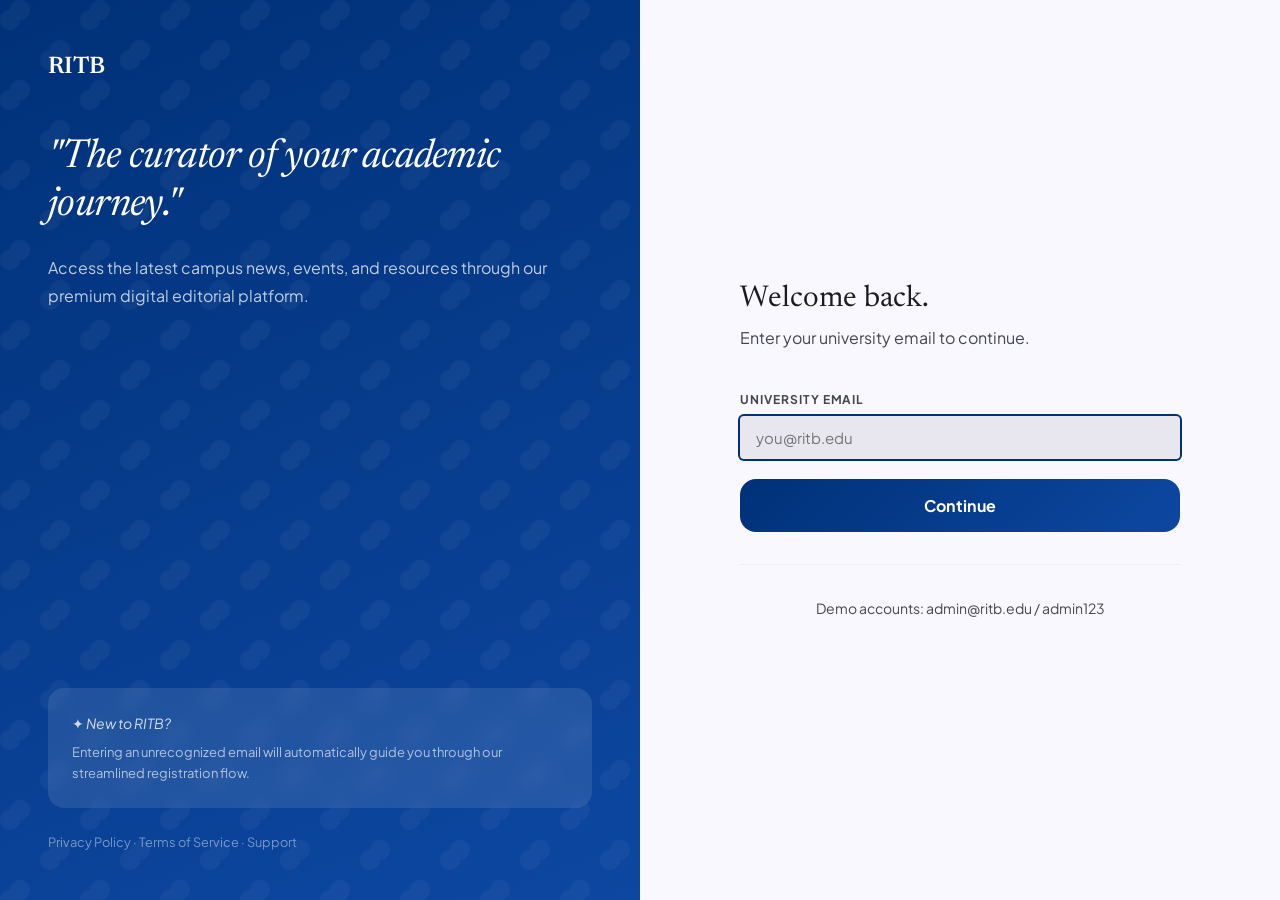
<file: news-archive.html>
<!DOCTYPE html>
<html lang="en">

<head>
  <meta charset="UTF-8">
  <meta name="viewport" content="width=device-width, initial-scale=1.0">
  <title>News Archive | RITB</title>
  <meta name="description" content="Browse all campus news articles by category.">
  <link rel="stylesheet" href="styles.css">
  <link rel="stylesheet"
    href="https://fonts.googleapis.com/css2?family=Material+Symbols+Rounded:opsz,wght,FILL,GRAD@20..48,100..700,0..1,-50..200">
    <script src="app.js"></script>
</head>

<body>
  <nav class="nav">
    <div class="nav-inner">
      <a href="index.html" class="nav-logo">RITB</a>
      <div class="nav-links" id="nav-links">
        <a href="index.html">Home</a>
        <a href="news-archive.html" class="active">News</a>
        <a href="events-calendar.html" class="nav-link-protected">Events</a>
        <a href="faculty-directory.html" class="nav-link-protected">Faculty</a>
      </div>
      <button class="nav-menu-btn" onclick="toggleMenu()" style="margin-left:auto; margin-right: 1rem;">
        <span class="material-symbols-rounded">menu</span>
      </button>
      <div class="nav-actions" id="nav-actions"></div>
    </div>
  </nav>

  <!-- Hero Header -->
  <section style="background:var(--primary);padding:5rem 0 3rem;margin-top:72px">
    <div class="container">
      <span class="section-tag"
        style="color:var(--tertiary-fixed-dim);border-color:var(--tertiary-fixed-dim)">Editorial</span>
      <h1 class="display-md font-display" style="color:#fff;margin-top:0.5rem;margin-bottom:0.5rem">News Archive</h1>
      <p style="color:rgba(255,255,255,0.75);font-size:1rem">Authoritative coverage of campus life, research, and
        beyond.</p>
    </div>
  </section>

  <!-- Filters + Content -->
  <section class="section-sm">
    <div class="container">
      <!-- Top bar: search + filters -->
      <div
        style="display:flex;align-items:center;justify-content:space-between;flex-wrap:wrap;gap:1rem;margin-bottom:2rem">
        <div class="search-bar" style="flex:1;max-width:360px">
          <span class="material-symbols-rounded text-muted" style="font-size:1.25rem">search</span>
          <input id="search-input" type="text" placeholder="Search articles..." oninput="loadNews()">
        </div>
        <span class="text-muted text-sm" id="result-count">Loading...</span>
      </div>

      <!-- Category chips -->
      <div class="flex flex-wrap gap-2 mb-8" id="cat-filters">
        <button class="chip chip-filter active" data-cat="All" onclick="setCategory(this, 'All')">All</button>
        <button class="chip chip-filter" data-cat="Academics" onclick="setCategory(this,'Academics')">Academics</button>
        <button class="chip chip-filter" data-cat="Research" onclick="setCategory(this,'Research')">Research</button>
        <button class="chip chip-filter" data-cat="Athletics" onclick="setCategory(this,'Athletics')">Athletics</button>
        <button class="chip chip-filter" data-cat="Social" onclick="setCategory(this,'Social')">Social</button>
        <button class="chip chip-filter" data-cat="Arts" onclick="setCategory(this,'Arts')">Arts</button>
      </div>

      <!-- Featured Article -->
      <div id="featured-news" class="mb-8"></div>

      <!-- Articles Grid -->
      <div class="grid-3" id="news-grid">
        <!-- Dynamic -->
      </div>

      <div class="empty-state hidden" id="empty-state">
        <span class="material-symbols-rounded">article</span>
        <p class="title-md" style="margin-bottom:0.5rem">No articles found</p>
        <p class="text-muted">Try a different category or search term.</p>
      </div>
    </div>
  </section>

  <!-- Footer -->
  <footer class="footer">
    <div class="container">
      <div class="footer-grid">
        <div>
          <div class="footer-logo">RITB</div>
          <p class="footer-desc">Premier academic journalism and event curation.</p>
        </div>
        <div>
          <div class="footer-heading">Sections</div>
          <ul>
            <li><a href="news-archive.html" class="nav-link-protected">All News</a></li>
            <li><a href="events-calendar.html" class="nav-link-protected">Events</a></li>
            <li><a href="faculty-directory.html" class="nav-link-protected">Faculty</a></li>
          </ul>
        </div>
        <div>
          <div class="footer-heading">Connect</div>
          <ul>
            <li><a href="#">Contact Us</a></li>
            <li><a href="#">Newsletter</a></li>
          </ul>
        </div>
        <div>
          <div class="footer-heading">Portal</div>
          <ul>
            <li><a href="login.html">Sign In</a></li>
            <li><a href="admin.html">Admin</a></li>
          </ul>
        </div>
      </div>
      <div class="footer-bottom">© 2024 RITB. All rights reserved.</div>
    </div>
  </footer>

  
  <script>
    let activeCategory = 'All';

    function setCategory(el, cat) {
      activeCategory = cat;
      document.querySelectorAll('.chip-filter').forEach(c => c.classList.remove('active'));
      el.classList.add('active');
      (async () => { if (!await requireAuth()) return; loadNews(); })();
    }

    async function loadNews() {
      const search = document.getElementById('search-input').value;
      const params = new URLSearchParams();
      if (activeCategory !== 'All') params.set('category', activeCategory);
      if (search) params.set('search', search);

      try {
        const articles = await apiFetch(`/api/news?${params}`);
        document.getElementById('result-count').textContent = `${articles.length} article${articles.length !== 1 ? 's' : ''}`;

        if (articles.length === 0) {
          document.getElementById('featured-news').innerHTML = '';
          document.getElementById('news-grid').innerHTML = '';
          document.getElementById('empty-state').classList.remove('hidden');
          return;
        }
        document.getElementById('empty-state').classList.add('hidden');

        // Featured
        if (articles.length > 0) {
          const f = articles[0];
          document.getElementById('featured-news').innerHTML = `
        <a href="news-detail.html?id=${f.id}" style="display:grid;grid-template-columns:1.2fr 1fr;gap:2.5rem;background:var(--surface-container-lowest);border-radius:var(--radius-xl);overflow:hidden;text-decoration:none;transition:all var(--transition)" onmouseover="this.style.boxShadow='0 8px 32px rgba(26,27,33,0.1)'" onmouseout="this.style.boxShadow=''">
          <img src="${resolveImageUrl(f.image_url)}" alt="${f.title}" style="width:100%;height:100%;object-fit:cover;min-height:280px" onerror="imgFallback(this,'news')">
          <div style="padding:2.5rem 2.5rem 2.5rem 0;display:flex;flex-direction:column;justify-content:center">
            <div style="margin-bottom:1rem;display:flex;gap:0.75rem;align-items:center">
              <span class="chip ${getCategoryColor(f.category)}">${f.category}</span>
              <span class="text-muted text-sm">${timeAgo(f.published_at)}</span>
            </div>
            <h2 class="display-sm font-display" style="margin-bottom:1rem;color:var(--on-surface);line-height:1.2">${f.title}</h2>
            <p class="body-md text-muted" style="margin-bottom:1.5rem;-webkit-line-clamp:3;display:-webkit-box;-webkit-box-orient:vertical;overflow:hidden">${f.excerpt || ''}</p>
            <span class="label-md text-muted">By ${f.author_name || 'Editorial Staff'}</span>
          </div>
        </a>`;
        }

        // Grid
        const rest = articles.slice(1);
        document.getElementById('news-grid').innerHTML = rest.map(a => `
      <a href="news-detail.html?id=${a.id}" class="card" style="display:block;text-decoration:none">
        <img class="card-img" src="${resolveImageUrl(a.image_url)}" alt="${a.title}" onerror="imgFallback(this,'news')">
        <div class="card-body">
          <div class="card-meta">
            <span class="chip ${getCategoryColor(a.category)}">${a.category}</span>
            <span class="text-muted text-sm">${timeAgo(a.published_at)}</span>
          </div>
          <h3 class="headline-md font-display mb-2" style="line-height:1.3">${a.title}</h3>
          <p class="body-md text-muted mb-4" style="-webkit-line-clamp:2;display:-webkit-box;-webkit-box-orient:vertical;overflow:hidden">${a.excerpt || ''}</p>
          <span class="label-sm text-muted">By ${a.author_name || 'Editorial Staff'}</span>
        </div>
      </a>`).join('');
      } catch (e) {
        console.error(e);
      }
    }

    (async () => { if (!await requireAuth()) return; loadNews(); })();
  </script>
</body>

</html>
</file>
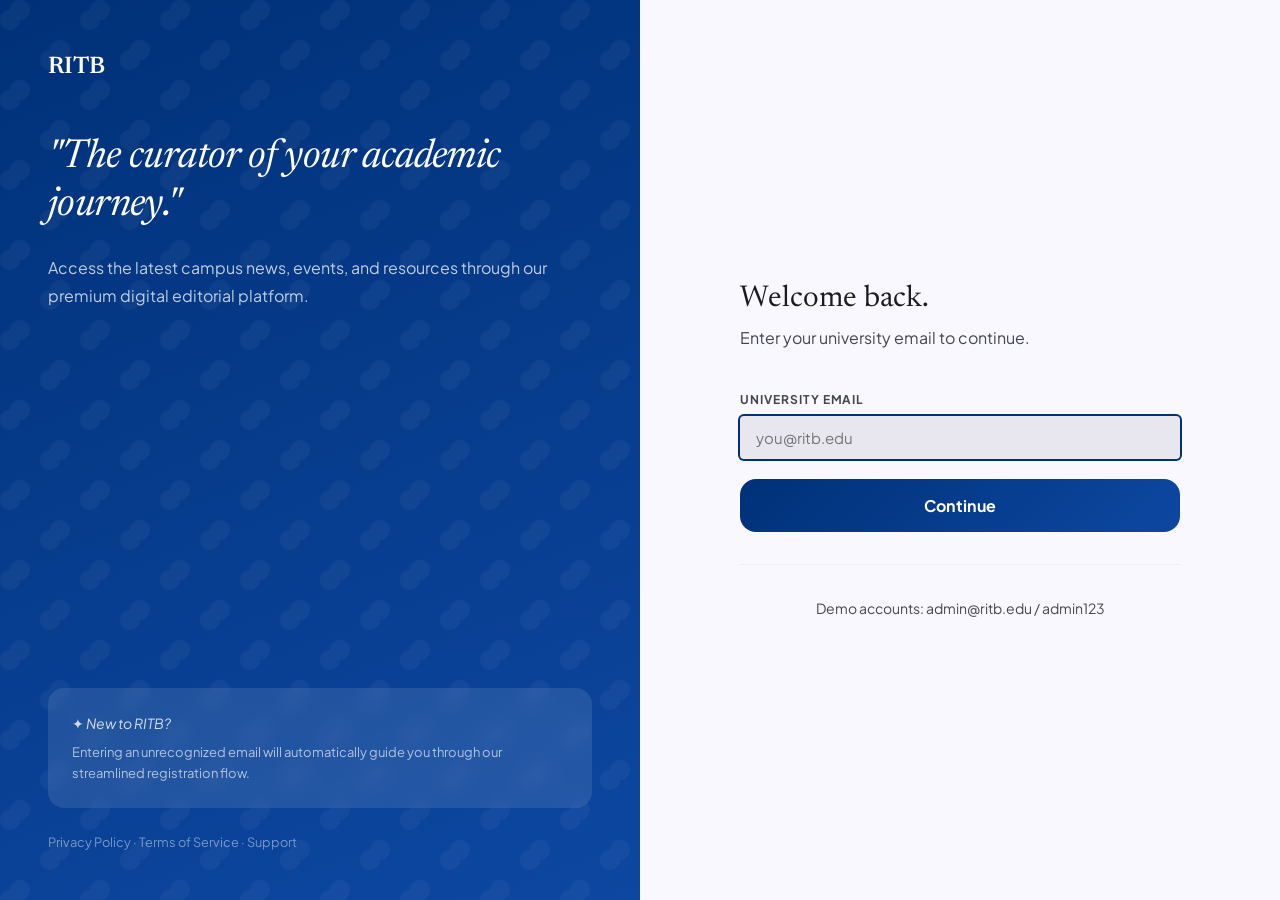
<file: news-detail.html>
<!DOCTYPE html>
<html lang="en">

<head>
  <meta charset="UTF-8">
  <meta name="viewport" content="width=device-width, initial-scale=1.0">
  <title>Article | RITB</title>
  <link rel="stylesheet" href="styles.css">
  <link rel="stylesheet"
    href="https://fonts.googleapis.com/css2?family=Material+Symbols+Rounded:opsz,wght,FILL,GRAD@20..48,100..700,0..1,-50..200">
  <style>
    .article-body h3 {
      font-family: var(--font-display);
      font-size: 1.25rem;
      margin: 1.5rem 0 0.75rem;
    }

    .article-body p {
      margin-bottom: 1.25rem;
      color: var(--on-surface-variant);
      line-height: 1.8;
      font-size: 1.0625rem;
    }

    .article-body strong {
      color: var(--on-surface);
    }

    .article-body em {
      font-style: italic;
    }
  </style>
    <script src="app.js"></script>
</head>

<body>
  <nav class="nav">
    <div class="nav-inner">
      <a href="index.html" class="nav-logo">RITB</a>
      <div class="nav-links">
        <a href="index.html">Home</a>
        <a href="news-archive.html" class="active">News</a>
        <a href="events-calendar.html" class="nav-link-protected">Events</a>
        <a href="faculty-directory.html" class="nav-link-protected">Faculty</a>
      </div>
      <div class="nav-actions" id="nav-actions"></div>
    </div>
  </nav>

  <div class="page-top">
    <!-- Loading state -->
    <div id="loading" style="padding:6rem 0;text-align:center">
      <div class="skeleton" style="width:100%;height:400px;border-radius:0;margin-bottom:2rem"></div>
      <div class="container-narrow">
        <div class="skeleton" style="height:2rem;width:60%;margin:0 auto 1rem"></div>
        <div class="skeleton" style="height:1rem;width:80%;margin:0 auto"></div>
      </div>
    </div>

    <!-- Article Content -->
    <div id="article-content" class="hidden">
      <!-- Hero Image -->
      <div id="article-hero" style="height:480px;background:var(--surface-container);overflow:hidden">
        <img id="article-img" src="" alt="" style="width:100%;height:100%;object-fit:cover"
          onerror="imgFallback(this,'news')">
      </div>

      <!-- Article Body -->
      <div class="section-sm">
        <div class="container-narrow">
          <!-- Breadcrumb -->
          <div class="flex items-center gap-2 mb-6 text-sm text-muted">
            <a href="index.html" class="text-primary">Home</a>
            <span>›</span>
            <a href="news-archive.html" class="text-primary">News</a>
            <span>›</span>
            <span id="article-cat-bc">Article</span>
          </div>

          <!-- Meta -->
          <div class="flex flex-wrap gap-3 items-center mb-4">
            <span class="chip chip-primary label-sm" id="article-cat">Category</span>
            <span class="text-muted text-sm" id="article-date"></span>
            <span class="text-muted text-sm" id="article-author"></span>
          </div>

          <!-- Title -->
          <h1 class="display-md font-display" id="article-title" style="margin-bottom:1.5rem;line-height:1.15"></h1>

          <!-- Excerpt -->
          <p class="body-lg text-primary" id="article-excerpt"
            style="font-size:1.125rem;font-weight:500;margin-bottom:2rem;font-family:var(--font-display);font-style:italic">
          </p>

          <div style="height:2px;background:linear-gradient(to right,var(--primary),transparent);margin-bottom:2rem">
          </div>

          <!-- Content -->
          <div class="article-body body-lg" id="article-body"></div>

          <!-- Back + Share -->
          <div
            style="margin-top:4rem;padding-top:2rem;border-top:1px solid var(--surface-container);display:flex;justify-content:space-between;align-items:center;flex-wrap:wrap;gap:1rem">
            <a href="news-archive.html" class="btn btn-secondary btn-pill">
              <span class="material-symbols-rounded" style="font-size:1rem">arrow_back</span>
              Back to Archive
            </a>
            <div class="flex gap-2">
              <button class="btn btn-outline btn-sm btn-pill" onclick="copyLink()">
                <span class="material-symbols-rounded" style="font-size:1rem">share</span>
                Share Article
              </button>
            </div>
          </div>
        </div>
      </div>
    </div>

    <div class="empty-state hidden" id="not-found">
      <span class="material-symbols-rounded">article</span>
      <p class="title-md">Article not found</p>
      <a href="news-archive.html" class="btn btn-primary mt-4">Back to Archive</a>
    </div>
  </div>

  <footer class="footer" style="margin-top:2rem">
    <div class="container">
      <div class="footer-bottom">© 2024 RITB. All rights reserved.</div>
    </div>
  </footer>

  
  <script>
    const params = new URLSearchParams(window.location.search);
    const newsId = params.get('id');

    async function loadArticle() {
      if (!newsId) { showNotFound(); return; }
      try {
        const a = await apiFetch(`/api/news/${newsId}`);
        document.title = `${a.title} | RITB`;
        document.getElementById('article-img').src = resolveImageUrl(a.image_url);
        document.getElementById('article-cat').textContent = a.category;
        document.getElementById('article-cat-bc').textContent = a.category;
        document.getElementById('article-date').textContent = formatDate(a.published_at);
        document.getElementById('article-author').textContent = a.author_name ? `By ${a.author_name}` : '';
        document.getElementById('article-title').textContent = a.title;
        document.getElementById('article-excerpt').textContent = a.excerpt || '';
        document.getElementById('article-body').innerHTML = a.content || '';
        document.getElementById('loading').classList.add('hidden');
        document.getElementById('article-content').classList.remove('hidden');
      } catch { showNotFound(); }
    }

    function showNotFound() {
      document.getElementById('loading').classList.add('hidden');
      document.getElementById('not-found').classList.remove('hidden');
    }

    function copyLink() {
      navigator.clipboard.writeText(window.location.href);
      showToast('Link copied!', 'success');
    }

    (async () => { if (!await requireAuth()) return; loadArticle(); })();
  </script>
</body>

</html>
</file>
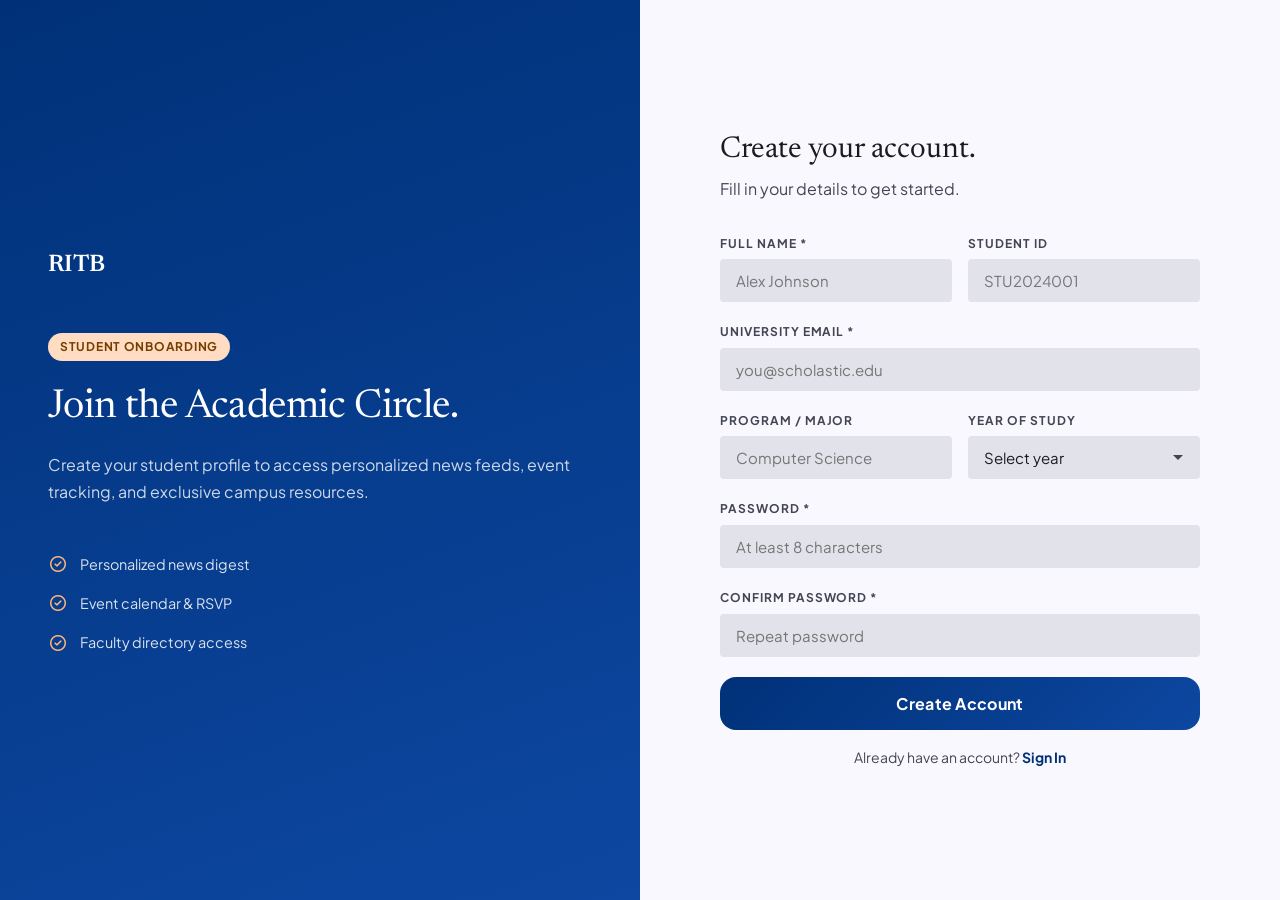
<file: register-student.html>
<!DOCTYPE html>
<html lang="en">

<head>
  <meta charset="UTF-8">
  <meta name="viewport" content="width=device-width, initial-scale=1.0">
  <title>Student Registration | RITB</title>
  <link rel="stylesheet" href="styles.css">
  <link rel="stylesheet"
    href="https://fonts.googleapis.com/css2?family=Material+Symbols+Rounded:opsz,wght,FILL,GRAD@20..48,100..700,0..1,-50..200">
  <style>
    .reg-page {
      display: grid;
      grid-template-columns: 1fr 1fr;
      min-height: 100vh;
    }

    .reg-brand {
      background: linear-gradient(160deg, var(--primary) 0%, var(--primary-container) 100%);
      padding: 3rem;
      color: #fff;
      display: flex;
      flex-direction: column;
      justify-content: center;
    }

    .reg-form-side {
      overflow-y: auto;
      padding: 3rem;
      background: var(--surface);
      display: flex;
      align-items: center;
      justify-content: center;
    }

    @media(max-width:768px) {
      .reg-page {
        grid-template-columns: 1fr
      }

      .reg-brand {
        display: none
      }
    }
  </style>
    <script src="app.js"></script>
</head>

<body>
  <div class="reg-page">
    <div class="reg-brand">
      <div>
        <div style="font-family:var(--font-display);font-size:1.5rem;font-weight:600;margin-bottom:3rem">
          <a href="index.html" style="color:#fff">RITB</a>
        </div>
        <span class="chip chip-tertiary label-sm" style="margin-bottom:1.5rem">Student Onboarding</span>
        <h1 class="display-md" style="color:#fff;margin-bottom:1.25rem">Join the Academic Circle.</h1>
        <p style="color:rgba(255,255,255,0.8);line-height:1.7;font-size:1rem">
          Create your student profile to access personalized news feeds, event tracking, and exclusive campus resources.
        </p>
        <div style="margin-top:3rem;display:flex;flex-direction:column;gap:1rem">
          <div class="flex items-center gap-3" style="color:rgba(255,255,255,0.85);font-size:0.9rem">
            <span class="material-symbols-rounded"
              style="font-size:1.25rem;color:var(--tertiary-fixed-dim)">check_circle</span>
            Personalized news digest
          </div>
          <div class="flex items-center gap-3" style="color:rgba(255,255,255,0.85);font-size:0.9rem">
            <span class="material-symbols-rounded"
              style="font-size:1.25rem;color:var(--tertiary-fixed-dim)">check_circle</span>
            Event calendar &amp; RSVP
          </div>
          <div class="flex items-center gap-3" style="color:rgba(255,255,255,0.85);font-size:0.9rem">
            <span class="material-symbols-rounded"
              style="font-size:1.25rem;color:var(--tertiary-fixed-dim)">check_circle</span>
            Faculty directory access
          </div>
        </div>
      </div>
    </div>

    <div class="reg-form-side">
      <div style="width:100%;max-width:480px">
        <div style="margin-bottom:2rem">
          <h2 class="display-sm font-display" style="margin-bottom:0.5rem">Create your account.</h2>
          <p class="text-muted">Fill in your details to get started.</p>
        </div>

        <form id="student-form" onsubmit="registerStudent(event)">
          <div style="display:grid;grid-template-columns:1fr 1fr;gap:1rem">
            <div class="form-group">
              <label class="form-label">Full Name *</label>
              <input id="name" type="text" class="form-input" placeholder="Alex Johnson" required>
            </div>
            <div class="form-group">
              <label class="form-label">Student ID</label>
              <input id="student_id" type="text" class="form-input" placeholder="STU2024001">
            </div>
          </div>

          <div class="form-group">
            <label class="form-label">University Email *</label>
            <input id="email" type="email" class="form-input" placeholder="you@scholastic.edu" required>
          </div>

          <div style="display:grid;grid-template-columns:1fr 1fr;gap:1rem">
            <div class="form-group">
              <label class="form-label">Program / Major</label>
              <input id="program" type="text" class="form-input" placeholder="Computer Science">
            </div>
            <div class="form-group">
              <label class="form-label">Year of Study</label>
              <select id="year" class="form-select">
                <option value="">Select year</option>
                <option>1st Year</option>
                <option>2nd Year</option>
                <option>3rd Year</option>
                <option>4th Year</option>
                <option>Graduate</option>
              </select>
            </div>
          </div>

          <div class="form-group">
            <label class="form-label">Password *</label>
            <input id="password" type="password" class="form-input" placeholder="At least 8 characters" required
              minlength="8">
          </div>
          <div class="form-group">
            <label class="form-label">Confirm Password *</label>
            <input id="confirm" type="password" class="form-input" placeholder="Repeat password" required>
          </div>

          <div class="form-error hidden" id="form-error" style="margin-bottom:1rem"></div>
          <button type="submit" class="btn btn-primary btn-full btn-lg" id="submit-btn">Create Account</button>

          <p class="text-center text-sm text-muted mt-4">
            Already have an account? <a href="login.html" class="text-primary" style="font-weight:700">Sign In</a>
          </p>
        </form>
      </div>
    </div>
  </div>

  
  <script>
    // Pre-fill email from URL
    const params = new URLSearchParams(window.location.search);
    if (params.get('email')) document.getElementById('email').value = params.get('email');

    async function registerStudent(e) {
      e.preventDefault();
      const password = document.getElementById('password').value;
      const confirm = document.getElementById('confirm').value;
      if (password !== confirm) {
        document.getElementById('form-error').textContent = 'Passwords do not match.';
        document.getElementById('form-error').classList.remove('hidden');
        return;
      }
      const btn = document.getElementById('submit-btn');
      btn.textContent = 'Creating account...'; btn.disabled = true;
      try {
        const res = await apiFetch('/api/auth/register/student', {
          method: 'POST',
          body: JSON.stringify({
            name: document.getElementById('name').value,
            email: document.getElementById('email').value,
            password,
            student_id: document.getElementById('student_id').value,
            program: document.getElementById('program').value,
            year: document.getElementById('year').value
          })
        });
        showToast('Account created! Welcome to RITB 🎉', 'success');
        setTimeout(() => window.location.href = 'index.html', 1200);
      } catch (err) {
        document.getElementById('form-error').textContent = err.message;
        document.getElementById('form-error').classList.remove('hidden');
        btn.textContent = 'Create Account'; btn.disabled = false;
      }
    }
  </script>
</body>

</html>
</file>
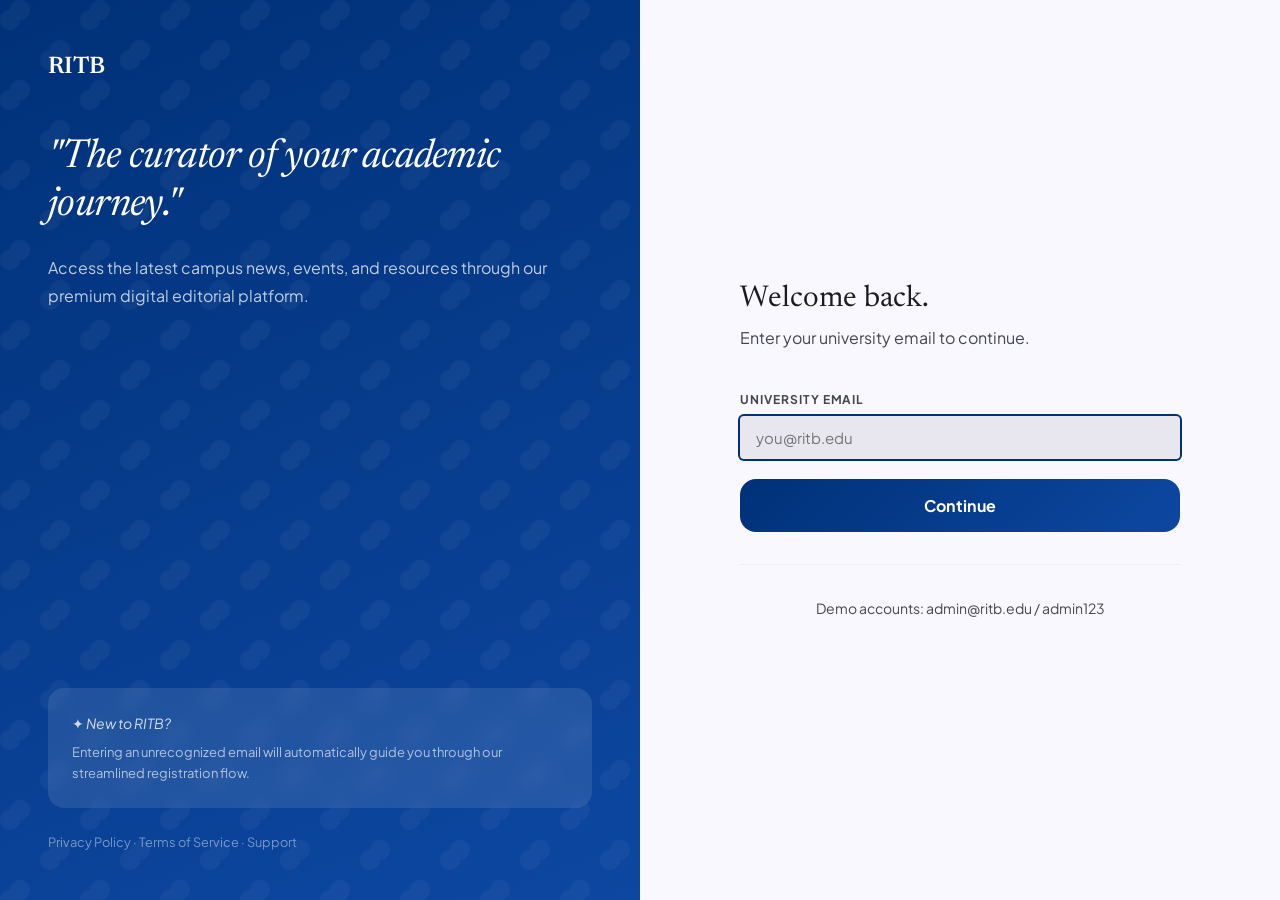
<file: teacher-dashboard.html>
<!DOCTYPE html>
<html lang="en">

<head>
  <meta charset="UTF-8">
  <meta name="viewport" content="width=device-width, initial-scale=1.0">
  <title>Teacher Dashboard | RITB</title>
  <meta name="description" content="Teacher portal to manage events, news, and your academic profile.">
  <link rel="stylesheet" href="styles.css">
  <link rel="stylesheet"
    href="https://fonts.googleapis.com/css2?family=Material+Symbols+Rounded:opsz,wght,FILL,GRAD@20..48,100..700,0..1,-50..200">
  <style>
    /* ─── Dashboard layout ─── */
    .dash-hero {
      background: linear-gradient(135deg, var(--primary) 0%, var(--primary-container) 100%);
      padding: 3rem 0 0;
      margin-top: 72px;
    }

    .dash-hero-inner {
      display: flex;
      align-items: flex-end;
      gap: 2.5rem;
      flex-wrap: wrap;
    }

    .dash-avatar {
      width: 100px;
      height: 100px;
      border-radius: 50%;
      object-fit: cover;
      border: 4px solid rgba(255, 255, 255, 0.4);
      box-shadow: 0 8px 32px rgba(0, 0, 0, 0.2);
      flex-shrink: 0;
    }

    .dash-tab-bar {
      background: var(--surface-container-lowest);
      border-radius: 0;
      display: flex;
      gap: 0;
      border-bottom: 2px solid var(--surface-container);
      overflow-x: auto;
    }

    .dash-tab {
      padding: 1rem 1.75rem;
      border: none;
      background: none;
      cursor: pointer;
      font-family: var(--font-body);
      font-size: 0.9375rem;
      font-weight: 600;
      color: var(--on-surface-variant);
      border-bottom: 2.5px solid transparent;
      margin-bottom: -2px;
      transition: all var(--transition);
      display: flex;
      align-items: center;
      gap: 0.5rem;
      white-space: nowrap;
    }

    .dash-tab:hover {
      color: var(--primary);
      background: var(--primary-fixed);
    }

    .dash-tab.active {
      color: var(--primary);
      border-bottom-color: var(--primary);
    }

    .dash-panel {
      display: none;
      padding: 2.5rem 0;
    }

    .dash-panel.active {
      display: block;
      animation: fadeUp 0.25s ease;
    }

    @keyframes fadeUp {
      from {
        opacity: 0;
        transform: translateY(10px)
      }

      to {
        opacity: 1;
        transform: translateY(0)
      }
    }

    /* ─── Forms ─── */
    .form-section {
      background: var(--surface-container-lowest);
      border-radius: var(--radius-xl);
      padding: 2rem;
      box-shadow: 0 2px 12px rgba(0, 0, 0, 0.04);
    }

    .form-section h3 {
      font-family: var(--font-display);
      font-size: 1.5rem;
      margin-bottom: 0.25rem;
      color: var(--primary);
    }

    .form-section .subtitle {
      color: var(--on-surface-variant);
      margin-bottom: 1.75rem;
      font-size: 0.9375rem;
    }

    .img-preview {
      width: 100%;
      aspect-ratio: 16/9;
      border-radius: var(--radius-md);
      object-fit: cover;
      background: var(--surface-container);
      display: none;
      margin-top: 0.75rem;
    }

    .img-preview.visible {
      display: block;
    }

    .char-count {
      font-size: 0.75rem;
      color: var(--on-surface-variant);
      text-align: right;
      margin-top: 0.25rem;
    }

    /* ─── Management Tables ─── */
    .manage-card {
      background: var(--surface-container-lowest);
      border-radius: var(--radius-xl);
      overflow: hidden;
      box-shadow: 0 2px 12px rgba(0, 0, 0, 0.04);
    }

    .manage-head {
      padding: 1.25rem 1.5rem;
      display: flex;
      justify-content: space-between;
      align-items: center;
      border-bottom: 1px solid var(--surface-container);
    }

    .empty-row td {
      padding: 2.5rem;
      text-align: center;
      color: var(--on-surface-variant);
    }

    /* ─── Profile panel ─── */
    .profile-edit-section {
      background: var(--surface-container-lowest);
      border-radius: var(--radius-xl);
      padding: 2rem;
      box-shadow: 0 2px 12px rgba(0, 0, 0, 0.04);
    }

    /* ─── Profile grid: stacks cleanly, no squishing ─── */
    .profile-grid {
      display: grid;
      grid-template-columns: 1fr 1fr;
      gap: 2rem;
      align-items: start;
    }

    .profile-view-card {
      position: sticky;
      top: 88px;
      max-height: calc(100vh - 120px);
      overflow-y: auto;
    }

    @media (max-width: 860px) {
      .profile-grid {
        grid-template-columns: 1fr;
      }

      .profile-view-card {
        position: static;
        max-height: none;
      }
    }

    /* ─── Student rows ─── */
    .student-row {
      display: grid;
      grid-template-columns: 1fr 1fr auto;
      gap: 0.75rem;
      align-items: center;
      margin-bottom: 0.5rem;
    }

    .student-row .form-input {
      margin: 0;
    }

    .del-student-btn {
      background: var(--surface-container);
      border: none;
      border-radius: var(--radius-sm);
      padding: 0.4rem 0.6rem;
      cursor: pointer;
      color: var(--error);
      font-size: 1.1rem;
      line-height: 1;
      flex-shrink: 0;
    }

    .del-student-btn:hover {
      background: var(--error-container);
    }

    /* ─── Bio clamping in profile view card ─── */
    .profile-bio-clamp {
      display: -webkit-box;
      -webkit-line-clamp: 5;
      line-clamp: 5;
      -webkit-box-orient: vertical;
      overflow: hidden;
      line-height: 1.7;
      max-height: calc(1.7em * 5);
      word-break: break-all;
      overflow-wrap: break-word;
    }

    /* ─── Table Text Truncation ─── */
    .table-wrap {
      width: 100%;
      overflow-x: auto;
    }

    table {
      width: 100%;
      table-layout: fixed;
      /* forces cells to respect widths */
    }

    th,
    td {
      white-space: nowrap;
      overflow: hidden;
      text-overflow: ellipsis;
    }

    /* Let the Actions column take only what it needs, allocate the rest */
    th:last-child,
    td:last-child {
      width: 140px;
    }

    /* ─── General Long Text Prevention ─── */
    .form-input,
    .form-select {
      text-overflow: ellipsis;
      min-width: 0;
    }

    .flex-wrap {
      flex-wrap: wrap;
    }

    /* Prevent flex and grid items from expanding beyond their boundaries due to long text */
    .flex>*,
    .profile-grid>*,
    .dash-hero-inner>*,
    .student-row>* {
      min-width: 0;
    }

    p,
    h1,
    h2,
    h3,
    h4,
    h5,
    h6,
    span,
    div,
    a,
    td {
      overflow-wrap: break-word;
      word-wrap: break-word;
      word-break: break-word;
    }
  </style>
</head>

<body>

  <!-- ═══ NAV (same as main site) ═══ -->
  <nav class="nav">
    <div class="nav-inner">
      <a href="index.html" class="nav-logo">RITB</a>
      <div class="nav-links">
        <a href="index.html">Home</a>
        <a href="news-archive.html" class="nav-link-protected">News</a>
        <a href="events-calendar.html" class="nav-link-protected">Events</a>
        <a href="faculty-directory.html" class="nav-link-protected">Faculty</a>
      </div>
      <div class="nav-actions" id="nav-actions"></div>
    </div>
  </nav>

  <!-- ═══ HERO BANNER ═══ -->
  <div class="dash-hero">
    <div class="container">
      <div class="dash-hero-inner">
        <img id="avatar" class="dash-avatar" src="" alt="Profile Photo" onerror="imgFallback(this,'faculty')">
        <div style="padding-bottom:2rem">
          <span class="chip chip-tertiary label-sm" style="margin-bottom:0.75rem;display:inline-flex">Faculty
            Portal</span>
          <h1 class="display-sm font-display" style="color:#fff;margin-bottom:0.25rem" id="hero-name">Loading…</h1>
          <p style="color:rgba(255,255,255,0.75);font-size:1rem" id="hero-meta">Department · Title</p>
        </div>
      </div>
    </div>

    <!-- Tab Bar -->
    <div class="dash-tab-bar">
      <div class="container" style="display:flex;padding-top:0;padding-bottom:0">
        <button class="dash-tab active" onclick="showTab('profile')">
          <span class="material-symbols-rounded" style="font-size:1.1rem">person</span> My Profile
        </button>
        <button class="dash-tab" onclick="showTab('add-event')">
          <span class="material-symbols-rounded" style="font-size:1.1rem">event_note</span> Add Event
        </button>
        <button class="dash-tab" onclick="showTab('add-news')">
          <span class="material-symbols-rounded" style="font-size:1.1rem">edit_note</span> Add News
        </button>
        <button class="dash-tab" onclick="showTab('my-events')">
          <span class="material-symbols-rounded" style="font-size:1.1rem">calendar_month</span> My Events
        </button>
        <button class="dash-tab" onclick="showTab('my-news')">
          <span class="material-symbols-rounded" style="font-size:1.1rem">newspaper</span> My Articles
        </button>
      </div>
    </div>
  </div>

  <!-- ═══ PANELS ═══ -->
  <div class="container">

    <!-- ───── PROFILE ───── -->
    <div id="panel-profile" class="dash-panel active">
      <div class="profile-grid">

        <!-- Profile View Card -->
        <div class="profile-edit-section profile-view-card">
          <h3 class="title-lg font-display mb-1">Profile Information</h3>
          <p class="text-muted text-sm mb-4">How you appear in the faculty directory.</p>
          <div id="profile-view">
            <div class="skeleton" style="height:200px;border-radius:var(--radius-md)"></div>
          </div>
        </div>

        <!-- Edit Profile Form -->
        <div class="form-section">
          <h3>Edit Profile</h3>
          <p class="subtitle">Update your academic profile visible to students.</p>
          <div class="form-group">
            <label class="form-label">Display Name</label>
            <input id="p-name" type="text" class="form-input">
          </div>
          <div class="form-group">
            <label class="form-label">Research Areas <span class="text-muted text-sm">(comma-separated)</span></label>
            <input id="p-research" type="text" class="form-input" placeholder="Machine Learning, Robotics, HRI">
          </div>
          <div class="form-group">
            <label class="form-label">Biography</label>
            <textarea id="p-bio" class="form-input" rows="4"
              oninput="updateCharCount(this,'p-bio-count',600)"></textarea>
            <div class="char-count"><span id="p-bio-count">0</span>/600</div>
          </div>
          <div class="form-group">
            <label class="form-label">Profile Photo</label>
            <!-- Toggle -->
            <div style="display:flex;gap:.5rem;margin-bottom:.6rem">
              <button type="button" class="photo-toggle-btn active" id="pp-btn-url" onclick="setPpPhotoMode('url')">🔗
                Drive / URL</button>
              <button type="button" class="photo-toggle-btn" id="pp-btn-file" onclick="setPpPhotoMode('file')">📁 Upload
                from Device</button>
            </div>
            <!-- URL mode -->
            <div id="pp-url-wrap">
              <input id="p-photo" type="url" class="form-input"
                placeholder="https://drive.google.com/... or direct image URL" oninput="previewImg(this,'p-photo-pre')">
            </div>
            <!-- File mode -->
            <div id="pp-file-wrap" style="display:none">
              <input id="pp-file-input" type="file" class="form-input" accept="image/*" style="padding:.5rem"
                onchange="previewPpFile(this)">
            </div>
            <img id="p-photo-pre" class="img-preview" alt="Photo preview" style="margin-top:.5rem">
          </div>
          <button class="btn btn-primary btn-pill" onclick="saveProfile()">
            <span class="material-symbols-rounded" style="font-size:1rem">save</span> Save Profile
          </button>
        </div>
      </div>

      <!-- Stats Row -->
      <div style="display:grid;grid-template-columns:repeat(3,1fr);gap:1.5rem;margin-top:2rem">
        <div
          style="background:var(--surface-container-lowest);border-radius:var(--radius-lg);padding:1.75rem;box-shadow:0 2px 8px rgba(0,0,0,0.04)">
          <div class="text-sm text-muted mb-1">My Events</div>
          <div class="display-sm font-display text-primary" id="stat-ev">–</div>
        </div>
        <div
          style="background:var(--surface-container-lowest);border-radius:var(--radius-lg);padding:1.75rem;box-shadow:0 2px 8px rgba(0,0,0,0.04)">
          <div class="text-sm text-muted mb-1">My Articles</div>
          <div class="display-sm font-display text-secondary" id="stat-ns">–</div>
        </div>
        <div
          style="background:var(--surface-container-lowest);border-radius:var(--radius-lg);padding:1.75rem;box-shadow:0 2px 8px rgba(0,0,0,0.04)">
          <div class="text-sm text-muted mb-1">Publications</div>
          <div class="display-sm font-display" style="color:var(--tertiary-container)" id="stat-pub">–</div>
        </div>
      </div>
    </div>

    <!-- ───── ADD EVENT ───── -->
    <div id="panel-add-event" class="dash-panel">
      <div class="form-section" style="max-width:800px;margin:0 auto">
        <h3>📅 Publish a New Campus Event</h3>
        <p class="subtitle">Fill in the details below. Your event will immediately appear on the campus calendar.</p>

        <div class="form-group">
          <label class="form-label">Event Title *</label>
          <input id="ev-title" type="text" class="form-input" placeholder="e.g. Annual Dean's Lecture on AI & Society"
            required>
        </div>

        <div style="display:grid;grid-template-columns:1fr 1fr;gap:1rem">
          <div class="form-group">
            <label class="form-label">Category *</label>
            <select id="ev-cat" class="form-select">
              <option value="Academic">Academic</option>
              <option value="Research">Research & Innovation</option>
              <option value="Athletics">Athletics</option>
              <option value="Social">Social</option>
              <option value="Career">Career & Professional</option>
              <option value="Arts">Arts & Culture</option>
            </select>
          </div>
          <div class="form-group">
            <label class="form-label">Date *</label>
            <input id="ev-date" type="date" class="form-input" required>
          </div>
          <div class="form-group">
            <label class="form-label">Start Time *</label>
            <input id="ev-start" type="time" class="form-input" required>
          </div>
          <div class="form-group">
            <label class="form-label">End Time</label>
            <input id="ev-end" type="time" class="form-input">
          </div>
        </div>

        <div class="form-group">
          <label class="form-label">Location / Venue *</label>
          <input id="ev-loc" type="text" class="form-input" placeholder="Forbes Auditorium, Room 101" required>
        </div>

        <div class="form-group">
          <label class="form-label">Description *</label>
          <textarea id="ev-desc" class="form-input" rows="5"
            placeholder="Describe the event — what attendees can expect, speaker info, schedule highlights…"
            oninput="updateCharCount(this,'ev-desc-count',1500)"></textarea>
          <div class="char-count"><span id="ev-desc-count">0</span>/1500</div>
        </div>

        <div class="form-group">
          <label class="form-label">Event Photos</label>
          <p class="form-hint" style="margin-bottom:0.75rem">First photo is the main banner. Supported: Google Drive
            links, direct URLs, or upload from your device.</p>

          <!-- Main photo — Drive link OR file upload -->
          <div
            style="margin-bottom:0.75rem;padding:1rem;background:var(--surface-container);border-radius:var(--radius-md)">
            <p class="label-sm text-muted" style="margin-bottom:.5rem">📸 Main / Cover Photo</p>
            <div style="display:flex;gap:.5rem;margin-bottom:.6rem">
              <button type="button" class="photo-toggle-btn active" id="ev-btn-url" onclick="setEvPhotoMode('url')">🔗
                Drive / URL</button>
              <button type="button" class="photo-toggle-btn" id="ev-btn-file" onclick="setEvPhotoMode('file')">📁 Upload
                from Device</button>
            </div>
            <div id="ev-photo-url-wrap">
              <input type="url" class="form-input ev-img-input" id="ev-main-url"
                placeholder="https://drive.google.com/... or direct image URL" oninput="previewFirstEventImg()"
                style="width:100%">
            </div>
            <div id="ev-photo-file-wrap" style="display:none">
              <input id="ev-main-file" type="file" class="form-input" accept="image/*" style="padding:.5rem"
                onchange="previewEvFile(this)">
              <img id="ev-file-preview" src="" alt=""
                style="display:none;width:80px;height:80px;border-radius:var(--radius-md);object-fit:cover;margin-top:.5rem;border:2px solid var(--outline-variant)">
            </div>
          </div>

          <!-- Additional photos (URL only) -->
          <div id="ev-img-rows"></div>
          <button type="button" class="btn btn-secondary btn-sm btn-pill" onclick="addImgRow('ev-img-rows')"
            style="margin-top:0.5rem">
            <span class="material-symbols-rounded" style="font-size:1rem">add_photo_alternate</span> Add Another Photo
            URL
          </button>
          <img id="ev-img-pre" class="img-preview" alt="Event main photo preview" style="margin-top:0.75rem">
        </div>

        <!-- Registered Students Section -->
        <div class="form-group"
          style="border-top:1px solid var(--surface-container);padding-top:1.5rem;margin-top:0.5rem">
          <label class="form-label" style="margin-bottom:0.75rem;display:block">
            <span class="material-symbols-rounded" style="font-size:1rem;vertical-align:middle">group</span>
            Registered Students <span class="text-muted text-sm">(optional)</span>
          </label>
          <p class="form-hint" style="margin-bottom:1rem">Add the names and branches of students participating in this
            event.</p>
          <div id="student-rows"></div>
          <button type="button" class="btn btn-secondary btn-sm btn-pill" onclick="addStudentRow()"
            style="margin-top:0.5rem">
            <span class="material-symbols-rounded" style="font-size:1rem">person_add</span> Add Student
          </button>
        </div>

        <div id="ev-error" class="form-error hidden" style="margin-bottom:1rem"></div>
        <div class="flex gap-3">
          <button class="btn btn-primary btn-lg btn-pill" id="ev-submit" onclick="submitEvent()">
            <span class="material-symbols-rounded">publish</span> Publish Event
          </button>
          <button class="btn btn-secondary btn-lg" onclick="resetEventForm()">Clear Form</button>
        </div>
      </div>
    </div>

    <!-- ───── ADD NEWS ───── -->
    <div id="panel-add-news" class="dash-panel">
      <div class="form-section" style="max-width:800px;margin:0 auto">
        <h3>📰 Publish a News Article</h3>
        <p class="subtitle">Write a campus news article. It will appear in the News Archive immediately upon submission.
        </p>

        <div class="form-group">
          <label class="form-label">Article Headline *</label>
          <input id="ns-title" type="text" class="form-input"
            placeholder="e.g. Research Team Wins National Grant for AI Ethics Study" required>
        </div>

        <div class="form-group">
          <label class="form-label">Category *</label>
          <select id="ns-cat" class="form-select">
            <option value="Academics">Academics</option>
            <option value="Research">Research</option>
            <option value="Athletics">Athletics</option>
            <option value="Social">Social</option>
            <option value="Arts">Arts</option>
          </select>
        </div>

        <div class="form-group">
          <label class="form-label">Excerpt / Summary *</label>
          <textarea id="ns-excerpt" class="form-input" rows="2"
            placeholder="A single compelling sentence that summarises the story (shown in cards and search)"
            oninput="updateCharCount(this,'ns-ex-count',200)"></textarea>
          <div class="char-count"><span id="ns-ex-count">0</span>/200</div>
        </div>

        <div class="form-group">
          <label class="form-label">Full Article Content *</label>
          <textarea id="ns-content" class="form-input" rows="10"
            placeholder="Write the full article here. You can use HTML tags like &lt;h3&gt;, &lt;p&gt;, &lt;strong&gt;, &lt;em&gt; for formatting."
            oninput="updateCharCount(this,'ns-ct-count',10000)"></textarea>
          <div class="char-count"><span id="ns-ct-count">0</span>/10000</div>
        </div>

        <div class="form-group">
          <label class="form-label">Article Photos</label>
          <p class="form-hint" style="margin-bottom:0.75rem">First photo is the cover image. Supported: Google Drive
            links, direct URLs, or upload from your device.</p>

          <!-- Main photo — Drive link OR file upload -->
          <div
            style="margin-bottom:0.75rem;padding:1rem;background:var(--surface-container);border-radius:var(--radius-md)">
            <p class="label-sm text-muted" style="margin-bottom:.5rem">📸 Cover Photo</p>
            <div style="display:flex;gap:.5rem;margin-bottom:.6rem">
              <button type="button" class="photo-toggle-btn active" id="ns-btn-url" onclick="setNsPhotoMode('url')">🔗
                Drive / URL</button>
              <button type="button" class="photo-toggle-btn" id="ns-btn-file" onclick="setNsPhotoMode('file')">📁 Upload
                from Device</button>
            </div>
            <div id="ns-photo-url-wrap">
              <input type="url" class="form-input ns-img-input" id="ns-main-url"
                placeholder="https://drive.google.com/... or direct image URL" oninput="previewFirstNewsImg()"
                style="width:100%">
            </div>
            <div id="ns-photo-file-wrap" style="display:none">
              <input id="ns-main-file" type="file" class="form-input" accept="image/*" style="padding:.5rem"
                onchange="previewNsFile(this)">
              <img id="ns-file-preview" src="" alt=""
                style="display:none;width:80px;height:80px;border-radius:var(--radius-md);object-fit:cover;margin-top:.5rem;border:2px solid var(--outline-variant)">
            </div>
          </div>

          <!-- Additional photos (URL only) -->
          <div id="ns-img-rows"></div>
          <button type="button" class="btn btn-secondary btn-sm btn-pill" onclick="addImgRow('ns-img-rows')"
            style="margin-top:0.5rem">
            <span class="material-symbols-rounded" style="font-size:1rem">add_photo_alternate</span> Add Another Photo
            URL
          </button>
          <img id="ns-img-pre" class="img-preview" alt="Article photo preview" style="margin-top:0.75rem">
        </div>

        <div id="ns-error" class="form-error hidden" style="margin-bottom:1rem"></div>
        <div class="flex gap-3">
          <button class="btn btn-primary btn-lg btn-pill" id="ns-submit" onclick="submitNews()">
            <span class="material-symbols-rounded">publish</span> Publish Article
          </button>
          <button class="btn btn-secondary btn-lg" onclick="resetNewsForm()">Clear Form</button>
        </div>
      </div>
    </div>

    <!-- ───── MY EVENTS ───── -->
    <div id="panel-my-events" class="dash-panel">
      <div class="manage-card">
        <div class="manage-head">
          <h2 class="title-lg font-display">My Campus Events</h2>
          <button class="btn btn-primary btn-sm btn-pill" onclick="showTab('add-event')">
            <span class="material-symbols-rounded" style="font-size:1rem">add</span> New Event
          </button>
        </div>
        <div id="my-events-list" style="display:flex;flex-direction:column;gap:0"></div>
      </div>
    </div>

    <!-- ───── MY NEWS ───── -->
    <div id="panel-my-news" class="dash-panel">
      <div class="manage-card">
        <div class="manage-head">
          <h2 class="title-lg font-display">My Published Articles</h2>
          <button class="btn btn-primary btn-sm btn-pill" onclick="showTab('add-news')">
            <span class="material-symbols-rounded" style="font-size:1rem">add</span> New Article
          </button>
        </div>
        <div id="my-news-list" style="display:flex;flex-direction:column;gap:0"></div>
      </div>
    </div>

  </div><!-- /container -->

  <!-- ═══ EDIT MODALS ═══ -->
  <!-- Edit Event Modal -->
  <div class="modal-backdrop" id="modal-ev">
    <div class="modal">
      <button class="modal-close" onclick="closeModal('modal-ev')"><span
          class="material-symbols-rounded">close</span></button>
      <h3 class="title-lg mb-4">✏️ Edit Event</h3>
      <input type="hidden" id="mev-id">
      <div class="form-group"><label class="form-label">Title</label><input id="mev-title" type="text"
          class="form-input"></div>
      <div style="display:grid;grid-template-columns:1fr 1fr;gap:1rem">
        <div class="form-group"><label class="form-label">Date</label><input id="mev-date" type="date"
            class="form-input"></div>
        <div class="form-group"><label class="form-label">Location</label><input id="mev-loc" type="text"
            class="form-input"></div>
        <div class="form-group"><label class="form-label">Start Time</label><input id="mev-start" type="time"
            class="form-input"></div>
        <div class="form-group"><label class="form-label">End Time</label><input id="mev-end" type="time"
            class="form-input"></div>
      </div>
      <div class="form-group"><label class="form-label">Description</label><textarea id="mev-desc" class="form-input"
          rows="4"></textarea></div>
      <div class="form-group"><label class="form-label">Banner Image URL</label><input id="mev-img" type="url"
          class="form-input" oninput="previewImg(this,'mev-img-pre')"><img id="mev-img-pre" class="img-preview" alt="">
      </div>
      <div class="flex gap-3 mt-4">
        <button class="btn btn-primary" onclick="saveEventEdit()">Save Changes</button>
        <button class="btn btn-secondary" onclick="closeModal('modal-ev')">Cancel</button>
      </div>
    </div>
  </div>

  <!-- Edit News Modal -->
  <div class="modal-backdrop" id="modal-ns">
    <div class="modal">
      <button class="modal-close" onclick="closeModal('modal-ns')"><span
          class="material-symbols-rounded">close</span></button>
      <h3 class="title-lg mb-4">✏️ Edit Article</h3>
      <input type="hidden" id="mns-id">
      <div class="form-group"><label class="form-label">Headline</label><input id="mns-title" type="text"
          class="form-input"></div>
      <div class="form-group"><label class="form-label">Category</label>
        <select id="mns-cat" class="form-select">
          <option value="Academics">Academics</option>
          <option value="Research">Research</option>
          <option value="Athletics">Athletics</option>
          <option value="Social">Social</option>
          <option value="Arts">Arts</option>
        </select>
      </div>
      <div class="form-group"><label class="form-label">Excerpt</label><textarea id="mns-excerpt" class="form-input"
          rows="2"></textarea></div>
      <div class="form-group"><label class="form-label">Content</label><textarea id="mns-content" class="form-input"
          rows="6"></textarea></div>
      <div class="form-group"><label class="form-label">Cover Image URL</label><input id="mns-img" type="url"
          class="form-input" oninput="previewImg(this,'mns-img-pre')"><img id="mns-img-pre" class="img-preview" alt="">
      </div>
      <div class="flex gap-3 mt-4">
        <button class="btn btn-primary" onclick="saveNewsEdit()">Save Changes</button>
        <button class="btn btn-secondary" onclick="closeModal('modal-ns')">Cancel</button>
      </div>
    </div>
  </div>

  <!-- ── Manage Students Modal ── -->
  <div class="modal-backdrop" id="modal-ms">
    <div class="modal">
      <button class="modal-close" onclick="closeModal('modal-ms')"><span
          class="material-symbols-rounded">close</span></button>
      <h3 class="title-lg mb-1">👥 Manage Registered Students</h3>
      <p class="text-muted text-sm mb-4" id="ms-event-title"></p>
      <div id="ms-student-rows" style="max-height:320px;overflow-y:auto;margin-bottom:1rem"></div>
      <button type="button" class="btn btn-secondary btn-sm btn-pill" onclick="addManageStudentRow()"
        style="margin-bottom:1.5rem">
        <span class="material-symbols-rounded" style="font-size:1rem">person_add</span> Add Student
      </button>
      <div class="flex gap-3">
        <button class="btn btn-primary" onclick="saveManageStudents()">Save Changes</button>
        <button class="btn btn-secondary" onclick="closeModal('modal-ms')">Cancel</button>
      </div>
    </div>
  </div>

  <!-- ── Manage Photos Modal ── -->
  <div class="modal-backdrop" id="modal-mp">
    <div class="modal" style="max-width:680px">
      <button class="modal-close" onclick="closeModal('modal-mp')"><span
          class="material-symbols-rounded">close</span></button>
      <h3 class="title-lg mb-1">📷 Manage Photos</h3>
      <p class="text-muted text-sm mb-4" id="mp-item-title"></p>

      <!-- Add new photo section -->
      <div style="padding:1rem;background:var(--surface-container);border-radius:var(--radius-md);margin-bottom:1rem">
        <p class="label-sm text-muted" style="margin-bottom:.5rem">➕ Add a New Photo</p>
        <div style="display:flex;gap:.5rem;margin-bottom:.6rem">
          <button type="button" class="photo-toggle-btn active" id="mp-btn-url" onclick="setMpAddMode('url')">🔗 Drive /
            URL</button>
          <button type="button" class="photo-toggle-btn" id="mp-btn-file" onclick="setMpAddMode('file')">📁 Upload from
            Device</button>
        </div>
        <div id="mp-url-wrap" style="display:flex;gap:.5rem">
          <input type="url" class="form-input" id="mp-new-url"
            placeholder="https://drive.google.com/... or direct image URL" style="flex:1">
          <button type="button" class="btn btn-primary btn-sm" onclick="addNewMpPhoto()">Add</button>
        </div>
        <div id="mp-file-wrap" style="display:none;flex-direction:column;gap:.5rem">
          <div style="display:flex;gap:.5rem;align-items:center">
            <input id="mp-new-file" type="file" class="form-input" accept="image/*" style="flex:1;padding:.5rem"
              onchange="(()=>{const f=this.files[0];if(f){const r=new FileReader();r.onload=e=>{const img=document.getElementById('mp-new-file-preview');img.src=e.target.result;img.style.display='block';};r.readAsDataURL(f);}})()">
            <button type="button" class="btn btn-primary btn-sm" onclick="addNewMpPhoto()">Upload & Add</button>
          </div>
          <img id="mp-new-file-preview" src="" alt=""
            style="display:none;width:80px;height:56px;border-radius:var(--radius-sm);object-fit:cover;border:2px solid var(--outline-variant)">
        </div>
      </div>

      <!-- Current photos list -->
      <p class="label-sm text-muted" style="margin-bottom:.5rem">📸 Current Photos (first = main banner)</p>
      <div id="mp-photo-rows" style="margin-bottom:1rem;max-height:200px;overflow-y:auto"></div>

      <!-- Live preview strip -->
      <div id="mp-preview-strip" style="display:flex;gap:0.5rem;flex-wrap:wrap;margin-bottom:1.5rem"></div>

      <div class="flex gap-3">
        <button class="btn btn-primary" onclick="saveManagePhotos()">Save Photos</button>
        <button class="btn btn-secondary" onclick="closeModal('modal-mp')">Cancel</button>
      </div>
    </div>
  </div>

  <style>
    .modal-backdrop {
      display: none;
      position: fixed;
      inset: 0;
      background: rgba(0, 0, 0, 0.5);
      z-index: 999;
      align-items: center;
      justify-content: center;
      padding: 1rem;
    }

    .modal-backdrop.open {
      display: flex;
    }

    .modal {
      background: var(--surface-container-lowest);
      border-radius: var(--radius-xl);
      padding: 2rem;
      width: 100%;
      max-width: 620px;
      max-height: 90vh;
      overflow-y: auto;
      box-shadow: 0 24px 80px rgba(0, 0, 0, 0.25);
      position: relative;
    }

    .modal-close {
      position: absolute;
      top: 1rem;
      right: 1rem;
      border: none;
      background: var(--surface-container);
      border-radius: 50%;
      width: 36px;
      height: 36px;
      cursor: pointer;
      display: flex;
      align-items: center;
      justify-content: center;
    }
  </style>

  <script src="app.js"></script>
  <script>
    let myProfile = null;
    let _myEvents = [];   // cache for safe ID-based onclick lookups
    let _myNews   = [];   // cache for safe ID-based onclick lookups

    // Lookup helpers — avoids JSON-in-onclick escaping bugs
    function _evt(id) { return _myEvents.find(e => e.id === id) || {}; }
    function _nws(id) { return _myNews.find(n => n.id === id) || {}; }

    function _openEvtEdit(id)   { openEventEdit(_evt(id)); }
    function _openEvtStudents(id) { openManageStudents(_evt(id)); }
    function _openEvtPhotos(id) {
      const e = _evt(id);
      let extras = e.extra_images;
      if (typeof extras === 'string') { try { extras = JSON.parse(extras); } catch { extras = []; } }
      openManagePhotos('event', id, e.image_url || '', extras || []);
    }
    function _openNwsEdit(id)   { openNewsEdit(_nws(id)); }
    function _openNwsPhotos(id) {
      const n = _nws(id);
      let extras = n.extra_images;
      if (typeof extras === 'string') { try { extras = JSON.parse(extras); } catch { extras = []; } }
      openManagePhotos('news', id, n.image_url || '', extras || []);
    }


    // ─── Init ───
    async function initDashboard() {
      await loadAuthState();
      if (!currentUser || currentUser.role !== 'teacher') {
        goTo('login.html');
        return;
      }
      await loadDashData();
    }

    async function loadDashData() {
      try {
        const [myEvents, myNews, myFaculty] = await Promise.all([
          apiFetch('/api/events/my').catch(() => []),
          apiFetch('/api/news/my').catch(() => []),
          apiFetch('/api/faculty/me').catch(() => null)
        ]);

        myProfile = myFaculty || null;

        // Hero
        document.getElementById('hero-name').textContent = myProfile ? myProfile.name : currentUser.name;
        document.getElementById('hero-meta').textContent = myProfile ? `${myProfile.department} · ${myProfile.title}` : 'Faculty Member';
        document.getElementById('avatar').src = resolvePhotoUrl(myProfile?.photo_url);

        // Stats
        document.getElementById('stat-ev').textContent = myEvents.length;
        document.getElementById('stat-ns').textContent = myNews.length;
        document.getElementById('stat-pub').textContent = myProfile ? (myProfile.publications || []).length : 0;

        // Profile view
        renderProfileView();

        // Fill edit profile fields only if not pending
        if (myProfile && currentUser.status !== 'pending') {
          document.getElementById('p-name').value = myProfile.name || '';
          document.getElementById('p-research').value = myProfile.research_areas || '';
          document.getElementById('p-bio').value = myProfile.bio || '';
          document.getElementById('p-photo').value = myProfile.photo_url || '';
          updateCharCount(document.getElementById('p-bio'), 'p-bio-count', 600);
        }

        // Render tables
        renderMyEvents(myEvents);
        renderMyNews(myNews);
      } catch (e) { console.error(e); }
    }

    // Helper: make photo_url absolute (fixes /uploads/ paths when running on Netlify)
    function resolvePhotoUrl(url) {
      if (!url) return '';
      if (url.startsWith('http')) return url;
      // relative path — prefix with API server base
      return `${API}${url.startsWith('/') ? '' : '/'}${url}`;
    }

    function renderProfileView() {
      const profilePanel = document.getElementById('panel-profile');
      const isPending = currentUser && currentUser.status === 'pending';

      // If pending, replace entire profile panel with a waiting notice
      if (isPending) {
        profilePanel.innerHTML = `
          <div style="display:flex;flex-direction:column;align-items:center;justify-content:center;padding:4rem 2rem;text-align:center">
            <span class="material-symbols-rounded" style="font-size:4rem;color:var(--primary);margin-bottom:1.25rem">hourglass_top</span>
            <h2 class="display-sm font-display" style="margin-bottom:0.75rem">Account Awaiting Approval</h2>
            <p class="body-lg text-muted" style="max-width:460px;margin-bottom:2rem">
              Your faculty profile is currently under review. Once an administrator approves your account,
              your full profile and dashboard features will become available.
            </p>
            <div style="background:var(--primary-fixed);border-radius:var(--radius-lg);padding:1.5rem 2rem;max-width:360px;width:100%">
              <p style="color:var(--primary);font-weight:600;margin-bottom:.25rem">What happens next?</p>
              <p class="text-sm text-muted">The admin will review your registration and activate your account. Check back later or contact your administrator.</p>
            </div>
          </div>`;
        return;
      }

      const el = document.getElementById('profile-view');
      if (!el) return; // panel was replaced above
      if (!myProfile) {
        el.innerHTML = '<p class="text-muted text-sm">No faculty profile found. Contact admin to create your profile, or fill in the Edit Profile form.</p>';
        return;
      }
      const areas = (myProfile.research_areas || '').split(',').filter(x => x);
      const photoSrc = resolvePhotoUrl(myProfile.photo_url);
      el.innerHTML = `
    <div class="flex items-center gap-3 mb-3">
      <img src="${photoSrc}" style="width:56px;height:56px;border-radius:50%;object-fit:cover;background:var(--surface-container)" onerror="imgFallback(this,'faculty')">
      <div style="min-width:0">
        <h4 class="title-md" style="white-space:nowrap;overflow:hidden;text-overflow:ellipsis">${myProfile.name}</h4>
        <p class="text-muted text-sm" style="white-space:nowrap;overflow:hidden;text-overflow:ellipsis">${myProfile.title} — ${myProfile.department}</p>
      </div>
    </div>
    <p class="body-md text-muted mb-4 profile-bio-clamp">${myProfile.bio || 'No biography yet.'}</p>
    <div class="flex flex-wrap gap-2 mb-4">${areas.map(r => `<span class="chip chip-secondary">${r.trim()}</span>`).join('')}</div>
    <a href="faculty-profile.html?id=${myProfile.id}" class="btn btn-outline btn-sm btn-pill" target="_blank">
      <span class="material-symbols-rounded" style="font-size:1rem">open_in_new</span> View Public Profile
    </a>`;
    }

    function renderMyEvents(events) {
      _myEvents = events;   // cache for safe lookups
      const container = document.getElementById('my-events-list');
      if (!events.length) {
        container.innerHTML = `<div style="padding:2rem;text-align:center;color:var(--on-surface-variant)">
          <span class="material-symbols-rounded" style="font-size:2.5rem;display:block;margin-bottom:.75rem;opacity:.4">event_note</span>
          <p style="font-weight:600">No events yet.</p>
          <button class="btn btn-primary btn-sm btn-pill" style="margin-top:.75rem" onclick="showTab('add-event')">Add your first event →</button>
        </div>`;
        return;
      }
      container.innerHTML = events.map(e => `
        <div style="display:flex;align-items:center;gap:1rem;padding:1rem 1.5rem;border-bottom:1px solid var(--surface-container);flex-wrap:wrap">
          <div style="flex:1;min-width:0">
            <a href="event-detail.html?id=${e.id}" class="font-weight-bold text-primary" style="text-decoration:none" target="_blank">${e.title}</a>
            <div style="display:flex;flex-wrap:wrap;gap:.5rem;margin-top:.25rem;align-items:center">
              <span class="chip ${getCategoryColor(e.category)} label-sm" style="font-size:0.65rem">${e.category}</span>
              <span class="text-muted text-sm">📅 ${formatDateShort(e.event_date)} · ${formatTime(e.time_start)}</span>
              <span class="text-muted text-sm">📍 ${e.location || '–'}</span>
            </div>
          </div>
          <div style="display:flex;gap:6px;flex-shrink:0">
            <button class="btn btn-secondary btn-sm" onclick="_openEvtPhotos(${e.id})" title="Manage Photos" style="padding:.4rem .6rem">
              <span class="material-symbols-rounded" style="font-size:1.1rem">photo_library</span>
            </button>
            <button class="btn btn-secondary btn-sm" onclick="_openEvtStudents(${e.id})" title="Students" style="padding:.4rem .6rem">
              <span class="material-symbols-rounded" style="font-size:1.1rem">group</span>
            </button>
            <button class="btn btn-secondary btn-sm" onclick="_openEvtEdit(${e.id})" title="Edit" style="padding:.4rem .75rem;display:flex;align-items:center;gap:.3rem">
              <span class="material-symbols-rounded" style="font-size:1.1rem">edit</span> Edit
            </button>
            <button class="btn btn-sm" onclick="delEvent(${e.id})" title="Delete" style="padding:.4rem .75rem;background:var(--error-container);color:#93000a;border-radius:var(--radius-sm);display:flex;align-items:center;gap:.3rem;border:none;cursor:pointer">
              <span class="material-symbols-rounded" style="font-size:1.1rem">delete</span> Delete
            </button>
          </div>
        </div>`).join('');
    }

    function renderMyNews(news) {
      _myNews = news;   // cache for safe lookups
      const container = document.getElementById('my-news-list');
      if (!news.length) {
        container.innerHTML = `<div style="padding:2rem;text-align:center;color:var(--on-surface-variant)">
          <span class="material-symbols-rounded" style="font-size:2.5rem;display:block;margin-bottom:.75rem;opacity:.4">edit_note</span>
          <p style="font-weight:600">No articles yet.</p>
          <button class="btn btn-primary btn-sm btn-pill" style="margin-top:.75rem" onclick="showTab('add-news')">Write your first article →</button>
        </div>`;
        return;
      }
      container.innerHTML = news.map(n => `
        <div style="display:flex;align-items:center;gap:1rem;padding:1rem 1.5rem;border-bottom:1px solid var(--surface-container);flex-wrap:wrap">
          <div style="flex:1;min-width:0">
            <a href="news-detail.html?id=${n.id}" class="font-weight-bold text-primary" style="text-decoration:none" target="_blank">${n.title}</a>
            <div style="display:flex;flex-wrap:wrap;gap:.5rem;margin-top:.25rem;align-items:center">
              <span class="chip ${getCategoryColor(n.category)} label-sm" style="font-size:0.65rem">${n.category}</span>
              <span class="text-muted text-sm">📅 ${formatDateShort(n.published_at)}</span>
            </div>
          </div>
          <div style="display:flex;gap:6px;flex-shrink:0">
            <button class="btn btn-secondary btn-sm" onclick="_openNwsPhotos(${n.id})" title="Manage Photos" style="padding:.4rem .6rem">
              <span class="material-symbols-rounded" style="font-size:1.1rem">photo_library</span>
            </button>
            <button class="btn btn-secondary btn-sm" onclick="_openNwsEdit(${n.id})" title="Edit" style="padding:.4rem .75rem;display:flex;align-items:center;gap:.3rem">
              <span class="material-symbols-rounded" style="font-size:1.1rem">edit</span> Edit
            </button>
            <button class="btn btn-sm" onclick="delNews(${n.id})" title="Delete" style="padding:.4rem .75rem;background:var(--error-container);color:#93000a;border-radius:var(--radius-sm);display:flex;align-items:center;gap:.3rem;border:none;cursor:pointer">
              <span class="material-symbols-rounded" style="font-size:1.1rem">delete</span> Delete
            </button>
          </div>
        </div>`).join('');
    }

    // ─── Profile Photo Toggle (Drive/URL vs File Upload) ───
    let ppPhotoMode = 'url';
    function setPpPhotoMode(mode) {
      ppPhotoMode = mode;
      document.getElementById('pp-btn-url').classList.toggle('active', mode === 'url');
      document.getElementById('pp-btn-file').classList.toggle('active', mode === 'file');
      document.getElementById('pp-url-wrap').style.display = mode === 'url' ? 'block' : 'none';
      document.getElementById('pp-file-wrap').style.display = mode === 'file' ? 'block' : 'none';
    }
    function previewPpFile(input) {
      const file = input.files[0]; if (!file) return;
      const reader = new FileReader();
      reader.onload = e => {
        const img = document.getElementById('p-photo-pre');
        img.src = e.target.result;
        img.classList.add('visible');
      };
      reader.readAsDataURL(file);
    }

    // ─── Profile Save ───
    async function saveProfile() {
      if (!myProfile) return showToast('No profile found. Contact admin.', 'error');

      let photoUrl = '';
      if (ppPhotoMode === 'file') {
        const file = document.getElementById('pp-file-input').files[0];
        if (file) {
          try { photoUrl = await uploadImageFile(file); }
          catch (e) { return showToast('Photo upload failed: ' + e.message, 'error'); }
        } else {
          // No new file chosen → keep existing photo
          photoUrl = myProfile.photo_url || '';
        }
      } else {
        photoUrl = convertDriveUrl(document.getElementById('p-photo').value.trim());
      }

      const body = {
        name: document.getElementById('p-name').value,
        research_areas: document.getElementById('p-research').value,
        bio: document.getElementById('p-bio').value,
        photo_url: photoUrl
      };
      try {
        await apiFetch(`/api/faculty/${myProfile.id}`, { method: 'PUT', body: JSON.stringify(body) });
        showToast('Profile saved! ✅', 'success');
        loadDashData();
      } catch (e) { showToast(e.message, 'error'); }
    }

    // ─── Student Rows ───
    let studentRowCount = 0;
    function addStudentRow(preset = {}) {
      const container = document.getElementById('student-rows');
      const idx = studentRowCount++;
      const row = document.createElement('div');
      row.className = 'student-row';
      row.id = `sr-${idx}`;
      row.innerHTML = `
    <input type="text" class="form-input" placeholder="Student Name" value="${preset.name || ''}">
    <input type="text" class="form-input" placeholder="Branch / Dept." value="${preset.branch || ''}">
    <button type="button" class="del-student-btn" onclick="removeStudentRow('sr-${idx}')" title="Remove">✕</button>`;
      container.appendChild(row);
    }
    function removeStudentRow(id) {
      const el = document.getElementById(id);
      if (el) el.remove();
    }
    function getStudentRows() {
      return Array.from(document.querySelectorAll('#student-rows .student-row')).map(row => {
        const inputs = row.querySelectorAll('input');
        return { name: inputs[0].value.trim(), branch: inputs[1].value.trim() };
      }).filter(s => s.name || s.branch);
    }

    // ─── Photo mode toggles ───
    let evPhotoMode = 'url', nsPhotoMode = 'url';
    function setEvPhotoMode(mode) {
      evPhotoMode = mode;
      document.getElementById('ev-btn-url').classList.toggle('active', mode === 'url');
      document.getElementById('ev-btn-file').classList.toggle('active', mode === 'file');
      document.getElementById('ev-photo-url-wrap').style.display = mode === 'url' ? 'block' : 'none';
      document.getElementById('ev-photo-file-wrap').style.display = mode === 'file' ? 'block' : 'none';
    }
    function setNsPhotoMode(mode) {
      nsPhotoMode = mode;
      document.getElementById('ns-btn-url').classList.toggle('active', mode === 'url');
      document.getElementById('ns-btn-file').classList.toggle('active', mode === 'file');
      document.getElementById('ns-photo-url-wrap').style.display = mode === 'url' ? 'block' : 'none';
      document.getElementById('ns-photo-file-wrap').style.display = mode === 'file' ? 'block' : 'none';
    }
    function previewEvFile(input) {
      const file = input.files[0]; if (!file) return;
      const reader = new FileReader();
      reader.onload = e => { const img = document.getElementById('ev-file-preview'); img.src = e.target.result; img.style.display = 'block'; };
      reader.readAsDataURL(file);
    }
    function previewNsFile(input) {
      const file = input.files[0]; if (!file) return;
      const reader = new FileReader();
      reader.onload = e => { const img = document.getElementById('ns-file-preview'); img.src = e.target.result; img.style.display = 'block'; };
      reader.readAsDataURL(file);
    }

    // ─── Upload helper shared ───
    async function uploadImageFile(file) {
      const fd = new FormData(); fd.append('file', file);
      const res = await fetch(`${API}/api/upload`, { method: 'POST', body: fd });
      const data = await res.json();
      if (!res.ok) throw new Error(data.error || 'Upload failed');
      const url = data.url;
      return url.startsWith('http') ? url : `${API}${url.startsWith('/') ? '' : '/'}${url}`;
    }

    function convertDriveUrl(url) {
      if (!url || !url.includes('drive.google.com')) return url;
      const m = url.match(/\/d\/([\w-]+)/);
      return m ? `https://drive.google.com/uc?export=view&id=${m[1]}` : url;
    }

    async function getEventImgUrls() {
      let mainUrl = '';
      if (evPhotoMode === 'file') {
        const file = document.getElementById('ev-main-file').files[0];
        if (file) mainUrl = await uploadImageFile(file);
      } else {
        mainUrl = convertDriveUrl(document.getElementById('ev-main-url').value.trim());
      }
      const extra = Array.from(document.querySelectorAll('#ev-img-rows .ev-img-input'))
        .map(i => convertDriveUrl(i.value.trim())).filter(u => u);
      return [mainUrl, ...extra].filter(u => u);
    }
    async function getNewsImgUrls() {
      let mainUrl = '';
      if (nsPhotoMode === 'file') {
        const file = document.getElementById('ns-main-file').files[0];
        if (file) mainUrl = await uploadImageFile(file);
      } else {
        mainUrl = convertDriveUrl(document.getElementById('ns-main-url').value.trim());
      }
      const extra = Array.from(document.querySelectorAll('#ns-img-rows .ns-img-input'))
        .map(i => convertDriveUrl(i.value.trim())).filter(u => u);
      return [mainUrl, ...extra].filter(u => u);
    }

    function addImgRow(containerId) {
      const c = document.getElementById(containerId);
      const cls = containerId === 'ev-img-rows' ? 'ev-img-input' : 'ns-img-input';
      const div = document.createElement('div');
      div.className = 'flex gap-2 mb-2';
      div.innerHTML = `<input type="url" class="form-input ${cls}" placeholder="https://... (additional photo URL)" style="flex:1"><button type="button" class="btn btn-secondary btn-sm" onclick="removeImgRow(this,'${containerId}')" title="Remove">✕</button>`;
      c.appendChild(div);
    }
    function removeImgRow(btn, containerId) {
      const rows = document.querySelectorAll(`#${containerId} .flex`);
      if (rows.length <= 1) { btn.previousElementSibling.value = ''; return; }
      btn.parentElement.remove();
    }
    function previewFirstEventImg() {
      const val = document.getElementById('ev-main-url')?.value;
      const pre = document.getElementById('ev-img-pre');
      if (val) { pre.src = val; pre.classList.add('visible'); pre.onerror = () => pre.classList.remove('visible'); }
      else pre.classList.remove('visible');
    }
    function previewFirstNewsImg() {
      const val = document.getElementById('ns-main-url')?.value;
      const pre = document.getElementById('ns-img-pre');
      if (val) { pre.src = val; pre.classList.add('visible'); pre.onerror = () => pre.classList.remove('visible'); }
      else pre.classList.remove('visible');
    }

    // ─── Add Event ───
    async function submitEvent() {
      const title = document.getElementById('ev-title').value.trim();
      const date = document.getElementById('ev-date').value;
      const loc = document.getElementById('ev-loc').value.trim();
      if (!title || !date || !loc) {
        document.getElementById('ev-error').textContent = 'Title, date, and location are required.';
        document.getElementById('ev-error').classList.remove('hidden');
        return;
      }
      const btn = document.getElementById('ev-submit');
      btn.textContent = 'Publishing…'; btn.disabled = true;
      try {
        const registered_students = getStudentRows();
        const imgs = await getEventImgUrls();
        const image_url = imgs[0] || '';
        const extra_images = imgs.slice(1);
        const body = { title, category: document.getElementById('ev-cat').value, event_date: date, time_start: document.getElementById('ev-start').value, time_end: document.getElementById('ev-end').value, location: loc, description: document.getElementById('ev-desc').value, image_url, extra_images, registered_students };
        await apiFetch('/api/events', { method: 'POST', body: JSON.stringify(body) });
        showToast('Event published! 🎉', 'success');
        resetEventForm();
        showTab('my-events');
        loadDashData();
      } catch (e) {
        document.getElementById('ev-error').textContent = e.message;
        document.getElementById('ev-error').classList.remove('hidden');
      }
      btn.innerHTML = '<span class="material-symbols-rounded">publish</span> Publish Event';
      btn.disabled = false;
    }

    function resetEventForm() {
      ['ev-title', 'ev-date', 'ev-start', 'ev-end', 'ev-loc', 'ev-desc'].forEach(id => document.getElementById(id).value = '');
      document.getElementById('ev-main-url').value = '';
      document.getElementById('ev-main-file').value = '';
      document.getElementById('ev-file-preview').style.display = 'none';
      document.getElementById('ev-img-rows').innerHTML = '';
      document.getElementById('ev-img-pre').classList.remove('visible');
      document.getElementById('ev-error').classList.add('hidden');
      document.getElementById('student-rows').innerHTML = '';
      studentRowCount = 0;
      setEvPhotoMode('url');
    }

    // ─── Add News ───
    async function submitNews() {
      const title = document.getElementById('ns-title').value.trim();
      const excerpt = document.getElementById('ns-excerpt').value.trim();
      const content = document.getElementById('ns-content').value.trim();
      if (!title || !content) {
        document.getElementById('ns-error').textContent = 'Headline and content are required.';
        document.getElementById('ns-error').classList.remove('hidden');
        return;
      }
      const btn = document.getElementById('ns-submit');
      btn.textContent = 'Publishing…'; btn.disabled = true;
      try {
        const imgs = await getNewsImgUrls();
        const image_url = imgs[0] || '';
        const extra_images = imgs.slice(1);
        const body = { title, category: document.getElementById('ns-cat').value, excerpt, content, image_url, extra_images };
        await apiFetch('/api/news', { method: 'POST', body: JSON.stringify(body) });
        showToast('Article published! 📰', 'success');
        resetNewsForm();
        showTab('my-news');
        loadDashData();
      } catch (e) {
        document.getElementById('ns-error').textContent = e.message;
        document.getElementById('ns-error').classList.remove('hidden');
      }
      btn.innerHTML = '<span class="material-symbols-rounded">publish</span> Publish Article';
      btn.disabled = false;
    }

    function resetNewsForm() {
      ['ns-title', 'ns-excerpt', 'ns-content'].forEach(id => document.getElementById(id).value = '');
      document.getElementById('ns-main-url').value = '';
      document.getElementById('ns-main-file').value = '';
      document.getElementById('ns-file-preview').style.display = 'none';
      document.getElementById('ns-img-rows').innerHTML = '';
      document.getElementById('ns-img-pre').classList.remove('visible');
      document.getElementById('ns-error').classList.add('hidden');
      setNsPhotoMode('url');
    }

    // ─── Manage Photos (post-publish) ───
    let mpType = null;  // 'event' or 'news'
    let mpItemId = null;
    let mpRowCount = 0;
    let mpAddMode = 'url';  // 'url' | 'file'

    function openManagePhotos(type, id, mainUrl, extraImagesRaw) {
      mpType = type;
      mpItemId = id;
      mpRowCount = 0;
      mpAddMode = 'url';

      let allPhotos = [];
      if (mainUrl) allPhotos.push(mainUrl);
      try {
        const extras = typeof extraImagesRaw === 'string' ? JSON.parse(extraImagesRaw) : extraImagesRaw;
        if (Array.isArray(extras)) allPhotos = allPhotos.concat(extras.filter(Boolean));
      } catch { }

      const container = document.getElementById('mp-photo-rows');
      container.innerHTML = '';
      allPhotos.forEach(url => addMpRow(url));

      // Reset the add-new section
      document.getElementById('mp-new-url').value = '';
      document.getElementById('mp-new-file').value = '';
      document.getElementById('mp-new-file-preview').style.display = 'none';
      setMpAddMode('url');

      refreshMpPreview();
      document.getElementById('mp-item-title').textContent =
        type === 'event' ? `Event #${id}` : `Article #${id}`;
      document.getElementById('modal-mp').classList.add('open');
    }

    function setMpAddMode(mode) {
      mpAddMode = mode;
      document.getElementById('mp-btn-url').classList.toggle('active', mode === 'url');
      document.getElementById('mp-btn-file').classList.toggle('active', mode === 'file');
      document.getElementById('mp-url-wrap').style.display = mode === 'url' ? 'block' : 'none';
      document.getElementById('mp-file-wrap').style.display = mode === 'file' ? 'block' : 'none';
    }

    async function addNewMpPhoto() {
      let url = '';
      if (mpAddMode === 'file') {
        const file = document.getElementById('mp-new-file').files[0];
        if (!file) { showToast('Please choose a file first', 'error'); return; }
        try { url = await uploadImageFile(file); } catch (e) { showToast(e.message, 'error'); return; }
      } else {
        url = convertDriveUrl(document.getElementById('mp-new-url').value.trim());
        if (!url) { showToast('Please enter a URL or Drive link', 'error'); return; }
      }
      addMpRow(url);
      document.getElementById('mp-new-url').value = '';
      document.getElementById('mp-new-file').value = '';
      document.getElementById('mp-new-file-preview').style.display = 'none';
      refreshMpPreview();
      showToast('Photo added — click Save to apply', 'success');
    }

    function addMpRow(url = '') {
      const container = document.getElementById('mp-photo-rows');
      const idx = mpRowCount++;
      const div = document.createElement('div');
      div.className = 'flex gap-2 mb-2'; div.id = `mp-row-${idx}`;
      div.innerHTML = `<input type="url" class="form-input mp-url-input" placeholder="https://..." style="flex:1" value="${url}" oninput="refreshMpPreview()"><button type="button" class="btn btn-secondary btn-sm" onclick="document.getElementById('mp-row-${idx}').remove();refreshMpPreview()" title="Remove">✕</button>`;
      container.appendChild(div);
    }

    function refreshMpPreview() {
      const urls = Array.from(document.querySelectorAll('.mp-url-input')).map(i => i.value.trim()).filter(Boolean);
      const strip = document.getElementById('mp-preview-strip');
      strip.innerHTML = urls.map((u, i) => `
        <div style="position:relative">
          <img src="${resolvePhotoUrl(u)}" style="width:88px;height:62px;object-fit:cover;border-radius:var(--radius-sm);border:2px solid ${i === 0 ? 'var(--primary)' : 'var(--surface-container)'}" onerror="this.style.display='none'">
          ${i === 0 ? '<span style="position:absolute;bottom:2px;left:4px;font-size:0.55rem;color:#fff;background:var(--primary);padding:0 3px;border-radius:2px">Main</span>' : ''}
        </div>`).join('');
    }

    async function saveManagePhotos() {
      const urls = Array.from(document.querySelectorAll('.mp-url-input')).map(i => i.value.trim()).filter(Boolean);
      const image_url = urls[0] || '';
      const extra_images = urls.slice(1);
      const endpoint = mpType === 'event' ? `/api/events/${mpItemId}` : `/api/news/${mpItemId}`;
      try {
        await apiFetch(endpoint, { method: 'PUT', body: JSON.stringify({ image_url, extra_images }) });
        showToast('Photos updated! 📷', 'success');
        closeModal('modal-mp');
        loadDashData();
      } catch (e) { showToast(e.message, 'error'); }
    }

    // ─── Manage Students (post-publish) ───
    let manageStudentsEventId = null;
    let manageStudentRows = [];
    function openManageStudents(e) {
      manageStudentsEventId = e.id;
      try { manageStudentRows = JSON.parse(e.registered_students || '[]'); } catch { manageStudentRows = []; }
      document.getElementById('ms-event-title').textContent = e.title;
      const container = document.getElementById('ms-student-rows');
      container.innerHTML = '';
      manageStudentRows.forEach((s, i) => addManageStudentRow(s, i));
      document.getElementById('modal-ms').classList.add('open');
    }
    let msRowCount = 0;
    function addManageStudentRow(preset = {}) {
      const container = document.getElementById('ms-student-rows');
      const idx = msRowCount++;
      const row = document.createElement('div');
      row.className = 'student-row'; row.id = `msr-${idx}`;
      row.innerHTML = `<input type="text" class="form-input" placeholder="Student Name" value="${preset.name || ''}"><input type="text" class="form-input" placeholder="Branch / Dept." value="${preset.branch || ''}"><button type="button" class="del-student-btn" onclick="document.getElementById('msr-${idx}').remove()" title="Remove">✕</button>`;
      container.appendChild(row);
    }
    async function saveManageStudents() {
      const students = Array.from(document.querySelectorAll('#ms-student-rows .student-row')).map(row => {
        const inputs = row.querySelectorAll('input');
        return { name: inputs[0].value.trim(), branch: inputs[1].value.trim() };
      }).filter(s => s.name || s.branch);
      try {
        await apiFetch(`/api/events/${manageStudentsEventId}`, { method: 'PUT', body: JSON.stringify({ registered_students: students }) });
        showToast('Students updated!', 'success');
        closeModal('modal-ms');
        loadDashData();
      } catch (e) { showToast(e.message, 'error'); }
    }

    // ─── Edit Event ───
    function openEventEdit(e) {
      document.getElementById('mev-id').value = e.id;
      document.getElementById('mev-title').value = e.title;
      document.getElementById('mev-date').value = e.event_date;
      document.getElementById('mev-loc').value = e.location || '';
      document.getElementById('mev-start').value = e.time_start || '';
      document.getElementById('mev-end').value = e.time_end || '';
      document.getElementById('mev-desc').value = e.description || '';
      document.getElementById('mev-img').value = e.image_url || '';
      if (e.image_url) { document.getElementById('mev-img-pre').src = e.image_url; document.getElementById('mev-img-pre').classList.add('visible'); }
      else document.getElementById('mev-img-pre').classList.remove('visible');
      document.getElementById('modal-ev').classList.add('open');
    }
    async function saveEventEdit() {
      const id = document.getElementById('mev-id').value;
      const body = { title: document.getElementById('mev-title').value, event_date: document.getElementById('mev-date').value, location: document.getElementById('mev-loc').value, time_start: document.getElementById('mev-start').value, time_end: document.getElementById('mev-end').value, description: document.getElementById('mev-desc').value, image_url: document.getElementById('mev-img').value };
      try {
        await apiFetch(`/api/events/${id}`, { method: 'PUT', body: JSON.stringify(body) });
        showToast('Event updated!', 'success');
        closeModal('modal-ev');
        loadDashData();
      } catch (e) { showToast(e.message, 'error'); }
    }
    async function delEvent(id) {
      if (!confirm('Delete this event? This cannot be undone.')) return;
      try { await apiFetch(`/api/events/${id}`, { method: 'DELETE' }); showToast('Event deleted', 'success'); loadDashData(); }
      catch (e) { showToast(e.message, 'error'); }
    }

    // ─── Edit News ───
    function openNewsEdit(n) {
      document.getElementById('mns-id').value = n.id;
      document.getElementById('mns-title').value = n.title;
      document.getElementById('mns-cat').value = n.category;
      document.getElementById('mns-excerpt').value = n.excerpt || '';
      document.getElementById('mns-content').value = n.content || '';
      document.getElementById('mns-img').value = n.image_url || '';
      if (n.image_url) { document.getElementById('mns-img-pre').src = n.image_url; document.getElementById('mns-img-pre').classList.add('visible'); }
      else document.getElementById('mns-img-pre').classList.remove('visible');
      document.getElementById('modal-ns').classList.add('open');
    }
    async function saveNewsEdit() {
      const id = document.getElementById('mns-id').value;
      const body = { title: document.getElementById('mns-title').value, category: document.getElementById('mns-cat').value, excerpt: document.getElementById('mns-excerpt').value, content: document.getElementById('mns-content').value, image_url: document.getElementById('mns-img').value };
      try {
        await apiFetch(`/api/news/${id}`, { method: 'PUT', body: JSON.stringify(body) });
        showToast('Article updated!', 'success');
        closeModal('modal-ns');
        loadDashData();
      } catch (e) { showToast(e.message, 'error'); }
    }
    async function delNews(id) {
      if (!confirm('Delete this article? This cannot be undone.')) return;
      try { await apiFetch(`/api/news/${id}`, { method: 'DELETE' }); showToast('Article deleted', 'success'); loadDashData(); }
      catch (e) { showToast(e.message, 'error'); }
    }

    // ─── Helpers ───
    function showTab(name) {
      document.querySelectorAll('.dash-tab').forEach(b => b.classList.remove('active'));
      document.querySelectorAll('.dash-panel').forEach(p => p.classList.remove('active'));
      document.querySelector(`[onclick="showTab('${name}')"]`).classList.add('active');
      document.getElementById(`panel-${name}`).classList.add('active');
    }
    function closeModal(id) { document.getElementById(id).classList.remove('open'); }
    document.querySelectorAll('.modal-backdrop').forEach(m => m.addEventListener('click', e => { if (e.target === m) m.classList.remove('open'); }));
    function previewImg(input, previewId) {
      const prev = document.getElementById(previewId);
      if (input.value) { prev.src = input.value; prev.classList.add('visible'); prev.onerror = () => prev.classList.remove('visible'); }
      else prev.classList.remove('visible');
    }
    function updateCharCount(textarea, countId, max) {
      const el = document.getElementById(countId);
      if (el) el.textContent = textarea.value.length;
    }

    initDashboard();
  </script>
</body>

</html>
</file>
<file: styles.css>
/* ═══════════════════════════════════════════════════════
   RITB — Global Design System
   Academic Editorial Aesthetic
═══════════════════════════════════════════════════════ */

@import url('https://fonts.googleapis.com/css2?family=Newsreader:ital,wght@0,300;0,400;0,500;0,600;0,700;1,300;1,400;1,600&family=Plus+Jakarta+Sans:wght@300;400;500;600;700;800&display=swap');

/* ─── CSS Custom Properties ─── */
:root {
  --primary: #003178;
  --primary-container: #0d47a1;
  --primary-fixed: #d9e2ff;
  --on-primary: #ffffff;
  --secondary: #005faf;
  --secondary-container: #54a0fe;
  --tertiary: #532b00;
  --tertiary-container: #743e00;
  --tertiary-fixed: #ffdcc2;
  --tertiary-fixed-dim: #ffb77a;
  --on-tertiary: #ffffff;
  --surface: #faf8ff;
  --surface-bright: #faf8ff;
  --surface-container: #ededf5;
  --surface-container-high: #e8e7f0;
  --surface-container-highest: #e2e2ea;
  --surface-container-low: #f3f3fb;
  --surface-container-lowest: #ffffff;
  --surface-dim: #d9d9e1;
  --on-surface: #1a1b21;
  --on-surface-variant: #434652;
  --outline: #737783;
  --outline-variant: #c3c6d4;
  --error: #ba1a1a;
  --error-container: #ffdad6;

  --font-display: 'Newsreader', Georgia, serif;
  --font-body: 'Plus Jakarta Sans', system-ui, sans-serif;

  --radius-sm: 4px;
  --radius-md: 8px;
  --radius-lg: 16px;
  --radius-xl: 24px;
  --radius-full: 9999px;

  --shadow-soft: 0 8px 32px rgba(26, 27, 33, 0.06);
  --shadow-card: 0 4px 24px rgba(26, 27, 33, 0.08);
  --transition: 0.25s cubic-bezier(0.4, 0, 0.2, 1);
}

/* ─── Reset ─── */
*,
*::before,
*::after {
  box-sizing: border-box;
  margin: 0;
  padding: 0;
}

html {
  scroll-behavior: smooth;
  -webkit-text-size-adjust: 100%;
}

body {
  font-family: var(--font-body);
  background: var(--surface);
  color: var(--on-surface);
  line-height: 1.6;
  font-size: 16px;
}

img {
  display: block;
  max-width: 100%;
  height: auto;
}

a {
  color: inherit;
  text-decoration: none;
}

button {
  cursor: pointer;
  border: none;
  background: none;
  font-family: inherit;
}

input,
textarea,
select {
  font-family: inherit;
}

/* ─── Typography Scale ─── */
.display-lg {
  font-family: var(--font-display);
  font-size: clamp(2.5rem, 5vw, 3.5rem);
  line-height: 1.1;
  font-weight: 400;
  letter-spacing: -0.02em;
}

.display-md {
  font-family: var(--font-display);
  font-size: clamp(1.8rem, 3.5vw, 2.5rem);
  line-height: 1.15;
  font-weight: 400;
  letter-spacing: -0.015em;
}

.display-sm {
  font-family: var(--font-display);
  font-size: clamp(1.4rem, 2.5vw, 1.875rem);
  line-height: 1.2;
  font-weight: 400;
}

.headline-lg {
  font-family: var(--font-display);
  font-size: 1.5rem;
  line-height: 1.3;
  font-weight: 500;
}

.headline-md {
  font-family: var(--font-display);
  font-size: 1.25rem;
  line-height: 1.35;
  font-weight: 500;
}

.title-lg {
  font-family: var(--font-body);
  font-size: 1.125rem;
  line-height: 1.4;
  font-weight: 700;
}

.title-md {
  font-family: var(--font-body);
  font-size: 1rem;
  font-weight: 700;
}

.body-lg {
  font-size: 1rem;
  line-height: 1.7;
}

.body-md {
  font-size: 0.9375rem;
  line-height: 1.6;
}

.label-lg {
  font-size: 0.875rem;
  font-weight: 600;
  letter-spacing: 0.05em;
}

.label-md {
  font-size: 0.75rem;
  font-weight: 700;
  letter-spacing: 0.08em;
  text-transform: uppercase;
}

.label-sm {
  font-size: 0.6875rem;
  font-weight: 700;
  letter-spacing: 0.1em;
  text-transform: uppercase;
}

/* ─── Navigation ─── */
.nav {
  position: fixed;
  top: 0;
  left: 0;
  right: 0;
  z-index: 100;
  background: rgba(250, 248, 255, 0.85);
  backdrop-filter: blur(12px);
  -webkit-backdrop-filter: blur(12px);
  border-bottom: 1px solid rgba(195, 198, 212, 0.2);
}

.nav-inner {
  max-width: 1280px;
  margin: 0 auto;
  padding: 0 2rem;
  display: flex;
  align-items: center;
  gap: 2rem;
  height: 72px;
}

.nav-logo {
  font-family: var(--font-display);
  font-size: 1.25rem;
  font-weight: 600;
  color: var(--primary);
  white-space: nowrap;
}

.nav-links {
  display: flex;
  gap: 0.25rem;
  margin-right: auto;
}

.nav-menu-btn {
  display: none;
  background: transparent;
  border: none;
  color: var(--primary);
  font-size: 1.5rem;
  cursor: pointer;
  padding: 0.5rem;
}

.nav-links a {
  font-size: 0.875rem;
  font-weight: 600;
  color: var(--on-surface-variant);
  padding: 0.5rem 1rem;
  border-radius: var(--radius-full);
  transition: all var(--transition);
}

.nav-links a:hover,
.nav-links a.active {
  color: var(--primary);
  background: var(--primary-fixed);
}

.nav-actions {
  display: flex;
  gap: 0.75rem;
  align-items: center;
}

.btn-nav-login {
  font-size: 0.875rem;
  font-weight: 700;
  padding: 0.5rem 1.25rem;
  border-radius: var(--radius-full);
  background: linear-gradient(135deg, var(--primary), var(--primary-container));
  color: var(--on-primary);
  transition: all var(--transition);
  white-space: nowrap;
}

.btn-nav-login:hover {
  opacity: 0.9;
  transform: translateY(-1px);
  box-shadow: 0 4px 16px rgba(0, 49, 120, 0.3);
}

.user-chip {
  display: flex;
  align-items: center;
  gap: 0.5rem;
  font-size: 0.875rem;
  font-weight: 600;
  color: var(--primary);
  padding: 0.4rem 1rem;
  border-radius: var(--radius-full);
  background: var(--primary-fixed);
  cursor: pointer;
}

/* ─── Buttons ─── */
.btn {
  display: inline-flex;
  align-items: center;
  justify-content: center;
  gap: 0.5rem;
  font-family: var(--font-body);
  font-size: 0.875rem;
  font-weight: 700;
  padding: 0.75rem 1.5rem;
  border-radius: var(--radius-md);
  transition: all var(--transition);
  cursor: pointer;
  border: none;
  letter-spacing: 0.02em;
}

.btn-primary {
  background: linear-gradient(135deg, var(--primary), var(--primary-container));
  color: var(--on-primary);
}

.btn-primary:hover {
  opacity: 0.92;
  transform: translateY(-1px);
  box-shadow: 0 6px 20px rgba(0, 49, 120, 0.35);
}

.btn-secondary {
  background: var(--surface-container-high);
  color: var(--on-surface);
}

.btn-secondary:hover {
  background: var(--surface-dim);
}

.btn-outline {
  background: transparent;
  border: 2px solid var(--primary);
  color: var(--primary);
}

.btn-outline:hover {
  background: var(--primary-fixed);
}

.btn-danger {
  background: var(--error);
  color: #fff;
}

.btn-danger:hover {
  opacity: 0.9;
}

.btn-sm {
  padding: 0.4rem 0.875rem;
  font-size: 0.8125rem;
}

.btn-lg {
  padding: 1rem 2rem;
  font-size: 1rem;
  border-radius: var(--radius-lg);
}

.btn-full {
  width: 100%;
}

.btn-pill {
  border-radius: var(--radius-full);
}

/* ─── Cards ─── */
.card {
  background: var(--surface-container-lowest);
  border-radius: var(--radius-lg);
  overflow: hidden;
  transition: all var(--transition);
}

.card:hover {
  transform: translateY(-3px);
  box-shadow: var(--shadow-card);
}

.card-img {
  width: 100%;
  aspect-ratio: 16/9;
  object-fit: cover;
}

.card-body {
  padding: 1.25rem 1.5rem 1.5rem;
}

.card-meta {
  display: flex;
  align-items: center;
  gap: 0.75rem;
  margin-bottom: 0.75rem;
}

/* ─── Chips / Tags ─── */
.chip {
  display: inline-flex;
  align-items: center;
  padding: 0.25rem 0.75rem;
  border-radius: var(--radius-full);
  font-size: 0.75rem;
  font-weight: 700;
  letter-spacing: 0.06em;
  text-transform: uppercase;
}

.chip-primary {
  background: var(--primary-fixed);
  color: var(--primary);
}

.chip-tertiary {
  background: var(--tertiary-fixed);
  color: var(--tertiary-container);
}

.chip-secondary {
  background: rgba(84, 160, 254, 0.15);
  color: var(--secondary);
}

.chip-success {
  background: #e8f5e9;
  color: #2e7d32;
}

.chip-warning {
  background: #fff8e1;
  color: #e65100;
}

.chip-danger {
  background: var(--error-container);
  color: #93000a;
}

.chip-filter {
  background: var(--surface-container-high);
  color: var(--on-surface-variant);
  border: 1.5px solid transparent;
  cursor: pointer;
  transition: all var(--transition);
  padding: 0.4rem 1rem;
  font-size: 0.8125rem;
}

.chip-filter:hover,
.chip-filter.active {
  background: var(--primary-fixed);
  color: var(--primary);
  border-color: var(--primary);
}

/* ─── Form Elements ─── */
.form-group {
  margin-bottom: 1.25rem;
}

.form-label {
  display: block;
  margin-bottom: 0.4rem;
  font-size: 0.75rem;
  font-weight: 700;
  letter-spacing: 0.08em;
  text-transform: uppercase;
  color: var(--on-surface-variant);
}

.form-input {
  width: 100%;
  padding: 0.75rem 1rem;
  background: var(--surface-container-highest);
  border: none;
  outline: none;
  border-radius: var(--radius-sm);
  color: var(--on-surface);
  font-family: var(--font-body);
  font-size: 0.9375rem;
  transition: all var(--transition);
}

.form-input:focus {
  background: var(--surface-container-high);
  box-shadow: 0 0 0 2px var(--primary);
}

textarea.form-input {
  resize: vertical;
  min-height: 120px;
}

.form-select {
  width: 100%;
  padding: 0.75rem 1rem;
  background: var(--surface-container-highest);
  border: none;
  outline: none;
  border-radius: var(--radius-sm);
  color: var(--on-surface);
  font-family: var(--font-body);
  font-size: 0.9375rem;
  appearance: none;
  cursor: pointer;
  background-image: url("data:image/svg+xml,%3Csvg xmlns='http://www.w3.org/2000/svg' width='12' height='8' viewBox='0 0 12 8'%3E%3Cpath fill='%23434652' d='M1 1l5 5 5-5'/%3E%3C/svg%3E");
  background-repeat: no-repeat;
  background-position: right 1rem center;
  padding-right: 2.5rem;
}

.form-hint {
  font-size: 0.8125rem;
  color: var(--on-surface-variant);
  margin-top: 0.35rem;
}

.form-error {
  font-size: 0.8125rem;
  color: var(--error);
  margin-top: 0.35rem;
}

/* Generic input utility (alias) */
.input {
  width: 100%;
  padding: 0.75rem 1rem;
  background: var(--surface-container-highest);
  border: 1px solid var(--outline-variant);
  outline: none;
  border-radius: var(--radius-md);
  color: var(--on-surface);
  font-family: var(--font-body);
  font-size: 0.9375rem;
  transition: all var(--transition);
}

.input:focus {
  border-color: var(--primary);
  box-shadow: 0 0 0 2px rgba(0, 49, 120, 0.2);
}

/* ─── Section Layout ─── */
.page-top {
  padding-top: 72px;
}

.section {
  padding: 5rem 0;
}

.section-sm {
  padding: 2.5rem 0;
}

.container {
  max-width: 1280px;
  margin: 0 auto;
  padding: 0 2rem;
}

.container-narrow {
  max-width: 860px;
  margin: 0 auto;
  padding: 0 2rem;
}

.section-header {
  margin-bottom: 3rem;
}

.section-tag {
  display: inline-block;
  margin-bottom: 0.75rem;
  font-size: 0.7rem;
  font-weight: 700;
  letter-spacing: 0.12em;
  text-transform: uppercase;
  color: var(--primary);
  padding-bottom: 0.5rem;
  border-bottom: 2px solid var(--primary);
}

/* ─── Grid Layouts ─── */
.grid-3 {
  display: grid;
  grid-template-columns: repeat(auto-fill, minmax(300px, 1fr));
  gap: 2rem;
}

.grid-4 {
  display: grid;
  grid-template-columns: repeat(auto-fill, minmax(240px, 1fr));
  gap: 1.5rem;
}

.grid-2 {
  display: grid;
  grid-template-columns: repeat(auto-fill, minmax(400px, 1fr));
  gap: 2rem;
}

/* ─── Hero Sections ─── */
.hero {
  background: linear-gradient(135deg, var(--primary) 0%, var(--primary-container) 100%);
  color: var(--on-primary);
  padding: 6rem 0 5rem;
  position: relative;
  overflow: hidden;
}

.hero::before {
  content: '';
  position: absolute;
  inset: 0;
  background: url("data:image/svg+xml,%3Csvg width='60' height='60' viewBox='0 0 60 60' xmlns='http://www.w3.org/2000/svg'%3E%3Cg fill='none' fill-rule='evenodd'%3E%3Cg fill='%23ffffff' fill-opacity='0.03'%3E%3Cpath d='M36 34v-4h-2v4h-4v2h4v4h2v-4h4v-2h-4zm0-30V0h-2v4h-4v2h4v4h2V6h4V4h-4zM6 34v-4H4v4H0v2h4v4h2v-4h4v-2H6zM6 4V0H4v4H0v2h4v4h2V6h4V4H6z'/%3E%3C/g%3E%3C/g%3E%3C/svg%3E");
}

/* ─── Tables ─── */
.table-wrap {
  overflow-x: auto;
  border-radius: var(--radius-lg);
}

table {
  width: 100%;
  border-collapse: collapse;
}

th {
  background: var(--surface-container);
  text-align: left;
  padding: 0.875rem 1.25rem;
  font-size: 0.75rem;
  font-weight: 700;
  letter-spacing: 0.08em;
  text-transform: uppercase;
  color: var(--on-surface-variant);
}

td {
  padding: 1rem 1.25rem;
  border-bottom: 1px solid var(--surface-container);
}

tr:last-child td {
  border-bottom: none;
}

tr:hover td {
  background: var(--surface-container-low);
}

/* ─── Modals ─── */
.modal-overlay {
  position: fixed;
  inset: 0;
  z-index: 200;
  background: rgba(26, 27, 33, 0.5);
  backdrop-filter: blur(4px);
  display: none;
  align-items: center;
  justify-content: center;
  padding: 1rem;
}

.modal-overlay.open {
  display: flex;
}

.modal {
  background: var(--surface-container-lowest);
  border-radius: var(--radius-xl);
  padding: 2rem;
  max-width: 480px;
  width: 100%;
  box-shadow: 0 24px 80px rgba(26, 27, 33, 0.2);
  animation: slideUp 0.3s ease;
}

@keyframes slideUp {
  from {
    opacity: 0;
    transform: translateY(24px);
  }

  to {
    opacity: 1;
    transform: translateY(0);
  }
}

/* ─── Alerts / Toasts ─── */
.toast {
  position: fixed;
  bottom: 2rem;
  right: 2rem;
  z-index: 300;
  padding: 1rem 1.5rem;
  border-radius: var(--radius-lg);
  background: var(--on-surface);
  color: var(--surface);
  font-weight: 600;
  font-size: 0.9rem;
  box-shadow: var(--shadow-card);
  animation: toastIn 0.3s ease;
  max-width: 360px;
}

.toast.success {
  background: #2e7d32;
}

.toast.error {
  background: var(--error);
}

@keyframes toastIn {
  from {
    opacity: 0;
    transform: translateY(16px);
  }

  to {
    opacity: 1;
    transform: translateY(0);
  }
}

/* ─── Loading Skeleton ─── */
.skeleton {
  background: linear-gradient(90deg, var(--surface-container-high) 25%, var(--surface-container) 50%, var(--surface-container-high) 75%);
  background-size: 200% 100%;
  animation: shimmer 1.5s infinite;
  border-radius: var(--radius-sm);
}

@keyframes shimmer {
  0% {
    background-position: 200% 0;
  }

  100% {
    background-position: -200% 0;
  }
}

/* ─── Photo Mode Toggle Buttons (teacher-dashboard) ─── */
.photo-toggle-btn {
  padding: 0.35rem 0.85rem;
  border: 1.5px solid var(--outline-variant);
  border-radius: var(--radius-full);
  background: var(--surface-container-lowest);
  color: var(--on-surface-variant);
  font-size: 0.8rem;
  font-weight: 600;
  cursor: pointer;
  transition: all 0.18s ease;
  white-space: nowrap;
}
.photo-toggle-btn:hover {
  border-color: var(--primary);
  color: var(--primary);
}
.photo-toggle-btn.active {
  background: var(--primary);
  border-color: var(--primary);
  color: var(--on-primary);
}

/* ─── Sidebar Dashboard Layout ─── */
.dashboard-layout {
  display: flex;
  min-height: 100vh;
}

.sidebar {
  width: 260px;
  flex-shrink: 0;
  background: var(--surface-container-lowest);
  border-right: 1px solid var(--surface-container);
  padding: 1.5rem 1rem;
  position: sticky;
  top: 0;
  height: 100vh;
  overflow-y: auto;
}

.sidebar-logo {
  font-family: var(--font-display);
  font-size: 1.1rem;
  font-weight: 600;
  color: var(--primary);
  margin-bottom: 2rem;
  padding: 0 0.5rem;
}

.sidebar-label {
  font-size: 0.65rem;
  font-weight: 800;
  letter-spacing: 0.12em;
  text-transform: uppercase;
  color: var(--outline);
  padding: 0.5rem;
  margin-top: 1rem;
  margin-bottom: 0.25rem;
}

.sidebar-link {
  display: flex;
  align-items: center;
  gap: 0.75rem;
  padding: 0.75rem 1rem;
  border-radius: var(--radius-md);
  font-size: 0.9rem;
  font-weight: 600;
  color: var(--on-surface-variant);
  transition: all var(--transition);
}

.sidebar-link:hover {
  background: var(--surface-container-low);
  color: var(--on-surface);
}

.sidebar-link.active {
  background: var(--primary-fixed);
  color: var(--primary);
}

.sidebar-link .material-symbols-rounded {
  font-size: 1.25rem;
}

.dashboard-main {
  flex: 1;
  min-width: 0;
  padding: 2.5rem 3rem;
  background: var(--surface);
}

/* ─── Search Bar ─── */
.search-bar {
  display: flex;
  align-items: center;
  gap: 0.75rem;
  background: var(--surface-container-high);
  border-radius: var(--radius-full);
  padding: 0.6rem 1.25rem;
  max-width: 400px;
}

.search-bar input {
  border: none;
  background: transparent;
  outline: none;
  flex: 1;
  font-family: var(--font-body);
  font-size: 0.9375rem;
  color: var(--on-surface);
}

/* ─── Footer ─── */
.footer {
  background: var(--primary);
  color: rgba(255, 255, 255, 0.85);
  padding: 4rem 0 2rem;
}

.footer-grid {
  display: grid;
  grid-template-columns: 2fr 1fr 1fr 1fr;
  gap: 3rem;
  margin-bottom: 3rem;
}

.footer-logo {
  font-family: var(--font-display);
  font-size: 1.4rem;
  color: #fff;
  margin-bottom: 0.75rem;
}

.footer-desc {
  font-size: 0.875rem;
  opacity: 0.75;
  line-height: 1.6;
}

.footer-heading {
  font-size: 0.7rem;
  font-weight: 800;
  letter-spacing: 0.12em;
  text-transform: uppercase;
  color: rgba(255, 255, 255, 0.5);
  margin-bottom: 1rem;
}

.footer ul {
  list-style: none;
  display: flex;
  flex-direction: column;
  gap: 0.5rem;
}

.footer ul li a {
  font-size: 0.9rem;
  color: rgba(255, 255, 255, 0.75);
  transition: color var(--transition);
}

.footer ul li a:hover {
  color: #fff;
}

.footer-bottom {
  border-top: 1px solid rgba(255, 255, 255, 0.1);
  padding-top: 1.5rem;
  font-size: 0.825rem;
  opacity: 0.6;
}

/* ─── Upload Area ─── */
.upload-area {
  border: 2px dashed var(--outline-variant);
  border-radius: var(--radius-lg);
  padding: 2.5rem;
  text-align: center;
  cursor: pointer;
  transition: all var(--transition);
  background: var(--surface-container-low);
}

.upload-area:hover,
.upload-area.drag-over {
  border-color: var(--primary);
  background: var(--primary-fixed);
}

.upload-area .material-symbols-rounded {
  font-size: 2.5rem;
  color: var(--outline);
  margin-bottom: 0.75rem;
}

/* ─── Empty State ─── */
.empty-state {
  text-align: center;
  padding: 5rem 2rem;
  color: var(--on-surface-variant);
}

.empty-state .material-symbols-rounded {
  font-size: 3rem;
  margin-bottom: 1rem;
  opacity: 0.5;
}

/* ─── Divider ─── */
.divider {
  height: 1px;
  background: var(--surface-container);
  margin: 0;
}

/* ─── Utilities ─── */
.text-primary {
  color: var(--primary);
}

.text-secondary {
  color: var(--secondary);
}

.text-muted {
  color: var(--on-surface-variant);
}

.text-sm {
  font-size: 0.875rem;
}

.text-center {
  text-align: center;
}

.font-display {
  font-family: var(--font-display);
}

.mt-1 {
  margin-top: 0.25rem;
}

.mt-2 {
  margin-top: 0.5rem;
}

.mt-3 {
  margin-top: 0.75rem;
}

.mt-4 {
  margin-top: 1rem;
}

.mt-6 {
  margin-top: 1.5rem;
}

.mt-8 {
  margin-top: 2rem;
}

.mb-1 {
  margin-bottom: 0.25rem;
}

.mb-2 {
  margin-bottom: 0.5rem;
}

.mb-3 {
  margin-bottom: 0.75rem;
}

.mb-4 {
  margin-bottom: 1rem;
}

.mb-6 {
  margin-bottom: 1.5rem;
}

.mb-8 {
  margin-bottom: 2rem;
}

.gap-2 {
  gap: 0.5rem;
}

.gap-3 {
  gap: 0.75rem;
}

.gap-4 {
  gap: 1rem;
}

.flex {
  display: flex;
}

.items-center {
  align-items: center;
}

.justify-between {
  justify-content: space-between;
}

.flex-wrap {
  flex-wrap: wrap;
}

.hidden {
  display: none !important;
}

.w-full {
  width: 100%;
}

/* ─── Responsive ─── */

/* Tablet */
@media (max-width: 1024px) {
  .container {
    padding: 0 1.5rem;
  }

  .nav-inner {
    padding: 0 1.5rem;
  }

  .footer-grid {
    grid-template-columns: 1fr 1fr;
    gap: 2rem;
  }

  /* Index hero 2-col → stack */
  .hero-grid-2col {
    grid-template-columns: 1fr !important;
  }

  /* Editorial feed 1.5/1 → stack */
  .editorial-grid {
    grid-template-columns: 1fr !important;
  }

  /* Events calendar 2/1 → stack */
  .calendar-grid {
    grid-template-columns: 1fr !important;
  }
}

/* Mobile */
@media (max-width: 768px) {

  /* ── Navigation ── */
  .nav-links {
    display: none;
    position: absolute;
    top: 72px;
    left: 0;
    right: 0;
    background: var(--surface-container-lowest);
    flex-direction: column;
    padding: 1rem;
    box-shadow: 0 4px 12px rgba(0,0,0,0.1);
    border-top: 1px solid var(--surface-container);
    z-index: 99;
  }

  .nav-links.active {
    display: flex;
  }

  /* Light background dropdown: force nav links to use dark text */
  .nav-links.active a {
    color: var(--on-surface) !important;
  }

  /* Dark nav pages: dropdown stays dark so white link text stays readable */
  .dark-nav .nav-links {
    background: rgba(22, 22, 28, 0.98);
    border-top-color: rgba(255,255,255,0.1);
    box-shadow: 0 8px 24px rgba(0,0,0,0.4);
  }
  .dark-nav .nav-links.active a {
    color: rgba(255,255,255,0.85) !important;
  }
  .dark-nav .nav-links.active a:hover {
    color: #fff !important;
    background: rgba(255,255,255,0.08);
    border-radius: var(--radius-sm);
  }
  /* Dark nav: mobile-auth-link buttons match dark theme */
  .dark-nav #mobile-auth-link {
    border-top-color: rgba(255,255,255,0.1);
  }

  .nav-menu-btn {
    display: flex !important;
  }

  .nav-inner {
    padding: 0 1rem;
    gap: 0.5rem;
  }

  /* Hide Sign In button in nav bar on mobile — it appears in the dropdown instead */
  .nav-actions {
    display: none !important;
  }

  .btn-nav-login {
    padding: 0.4rem 0.875rem;
    font-size: 0.8rem;
    display: block;
    text-align: center;
  }

  /* Show sign-in inside the mobile nav dropdown */
  .nav-links.active {
    padding-bottom: 0.5rem;
  }

  /* ── Sections ── */
  .section {
    padding: 3rem 0;
  }

  .container,
  .container-narrow {
    padding: 0 1rem;
  }

  .hero {
    padding: 4rem 0 3rem;
  }

  /* ── Inline grids in index.html hero ── */
  /* ── Hero section: ensure no height clipping on mobile ── */
  #hero-section {
    height: auto !important;
    min-height: unset !important;
    overflow: visible !important;
    padding-bottom: 3rem !important;
  }
  /* Hero 1fr 1fr grid → stack, hide image column */
  #hero-section [style*="grid-template-columns:1fr 1fr"],
  #hero-section [style*="grid-template-columns: 1fr 1fr"] {
    grid-template-columns: 1fr !important;
    gap: 1.5rem !important;
  }
  /* Hide the hero image div on mobile; text takes full width */
  #hero-section > .container > div > div:last-child {
    display: none !important;
  }

  [style*="grid-template-columns:1fr 1fr"],
  [style*="grid-template-columns: 1fr 1fr"] {
    grid-template-columns: 1fr !important;
    gap: 2rem !important;
  }

  [style*="grid-template-columns:1.5fr 1fr"],
  [style*="grid-template-columns: 1.5fr 1fr"] {
    grid-template-columns: 1fr !important;
    gap: 1.5rem !important;
  }

  [style*="grid-template-columns:2fr 1fr"],
  [style*="grid-template-columns: 2fr 1fr"] {
    grid-template-columns: 1fr !important;
    gap: 1.5rem !important;
  }

  /* ── Grids ── */
  .grid-3,
  .grid-2 {
    grid-template-columns: 1fr;
  }

  .grid-4 {
    grid-template-columns: repeat(2, 1fr);
  }

  /* ── Cards ── */
  .flex.justify-between.items-center {
    flex-direction: column;
    align-items: flex-start !important;
    gap: 1rem;
  }

  /* ── Footer ── */
  .footer-grid {
    grid-template-columns: 1fr;
    gap: 1.5rem;
  }

  .footer {
    padding: 2.5rem 0 1.5rem;
  }

  /* ── Dashboard ── */
  .dashboard-layout {
    flex-direction: column;
  }

  .sidebar {
    width: 100%;
    height: auto;
    position: static;
    padding: 1rem;
  }

  .dashboard-main {
    padding: 1rem;
  }

  /* ── Buttons in hero ── */
  [style*="display:flex;gap:1rem;flex-wrap:wrap"] {
    flex-direction: column;
  }

  .btn-lg {
    padding: 0.875rem 1.5rem;
    font-size: 0.9375rem;
    text-align: center;
    width: 100%;
    justify-content: center;
  }

  /* ── Secondary articles on home page (horizontal cards → vertical) ── */
  #secondary-articles a {
    flex-direction: column !important;
  }
  #secondary-articles a img {
    width: 100% !important;
    height: 160px !important;
  }

  /* ── Calendar ── */
  .cal-grid {
    font-size: 0.75rem;
  }

  .cal-day {
    padding: 0.25rem;
  }

  .cal-date {
    font-size: 0.75rem;
    width: 1.5rem;
    height: 1.5rem;
    line-height: 1.5rem;
  }

  /* ── Events sidebar → below calendar ── */
  [style*="grid-template-columns:2fr 1fr"] {
    grid-template-columns: 1fr !important;
  }

  /* ── Events-calendar sidebar sticky → static ── */
  .events-sidebar {
    position: static !important;
    top: auto !important;
  }

  /* ── Modal ── */
  .modal {
    padding: 1.5rem 1.25rem;
    border-radius: var(--radius-lg);
  }

  /* ── Toast ── */
  .toast {
    left: 1rem;
    right: 1rem;
    bottom: 1rem;
    max-width: none;
  }

  /* ── Tables ── */
  .table-wrap {
    overflow-x: auto;
    -webkit-overflow-scrolling: touch;
  }

  /* ── Overflow safety ── */
  body {
    overflow-x: hidden;
  }

  img,
  video,
  iframe,
  table {
    max-width: 100%;
  }

  /* ── Fix hero card image overlay on mobile ── */
  [style*="position:absolute;bottom:1.25rem"] {
    position: static !important;
    margin-top: 1rem;
    border-radius: var(--radius-md);
    padding: 1rem;
    background: rgba(0,49,120,0.9) !important;
  }
}

/* Extra small screens */
@media (max-width: 480px) {
  .display-lg {
    font-size: 2rem;
  }

  .display-md {
    font-size: 1.6rem;
  }

  .display-sm {
    font-size: 1.3rem;
  }

  .grid-4 {
    grid-template-columns: 1fr;
  }

  .nav-logo {
    font-size: 1.1rem;
  }

  .section {
    padding: 2rem 0;
  }

  .footer-grid {
    grid-template-columns: 1fr;
  }

  .card-body {
    padding: 1rem;
  }
}

/* ─── Specific fix: repeat(N, 1fr) inline grids ─── */
@media (max-width: 768px) {
  /* Admin stats row: 5 columns → 2 columns */
  [style*="grid-template-columns:repeat(5,1fr)"],
  [style*="grid-template-columns: repeat(5, 1fr)"] {
    grid-template-columns: repeat(2, 1fr) !important;
  }

  /* Teacher dashboard stats: 3 columns → 1 */
  [style*="grid-template-columns:repeat(3,1fr)"],
  [style*="grid-template-columns: repeat(3, 1fr)"] {
    grid-template-columns: 1fr !important;
  }

  /* News archive featured article: side-by-side → stacked */
  [style*="grid-template-columns:1.2fr 1fr"] {
    grid-template-columns: 1fr !important;
    gap: 0 !important;
  }

  /* Faculty profile 2fr/1fr layout */
  [style*="grid-template-columns:2fr 1fr"] {
    grid-template-columns: 1fr !important;
    gap: 2rem !important;
  }

  /* Register forms side-by-side fields → stacked */
  [style*="grid-template-columns:1fr 1fr"] {
    grid-template-columns: 1fr !important;
  }
}

@media (max-width: 480px) {
  /* Admin stats row: 2 columns → 1 on tiny screens */
  [style*="grid-template-columns:repeat(5,1fr)"],
  [style*="grid-template-columns: repeat(5, 1fr)"] {
    grid-template-columns: 1fr !important;
  }
}

/* ─────────── GLOBAL MOBILE OVERFLOW PROTECTION ─────────── */
@media (max-width: 900px) {
  /* Ensure no element bleeds past the viewport */
  * {
    max-width: 100%;
    box-sizing: border-box;
  }

  /* All text should wrap and not stretch containers */
  p, h1, h2, h3, h4, h5, h6, span, a, td, th, li, div {
    overflow-wrap: break-word;
    word-wrap: break-word;
    word-break: break-word;
  }

  /* ── Faculty directory cards ── */
  .faculty-card {
    flex-direction: column !important;
    align-items: center !important;
    text-align: center;
  }
  .faculty-card img {
    margin-bottom: 1rem;
  }

  /* ── Event detail ── */
  .event-layout {
    grid-template-columns: 1fr !important;
  }
  .event-info-box {
    position: static !important;
    order: -1;
    width: 100%;
  }
  #event-desc {
    max-width: 100% !important;
    overflow-wrap: break-word;
    word-break: break-word;
  }

  /* ── Gallery thumbnail strip ── */
  .gallery-thumbs {
    overflow-x: auto !important;
    -webkit-overflow-scrolling: touch;
    flex-wrap: nowrap !important;
  }
  .gallery-main {
    height: 220px !important;
  }

  /* ── Attendance table ── */
  .table-wrap,
  .att-table-card {
    overflow-x: auto !important;
    -webkit-overflow-scrolling: touch;
  }

  /* ── Nav auth buttons in mobile dropdown ── */
  #mobile-auth-link a,
  #mobile-auth-link button {
    width: 100%;
    justify-content: center;
    border-radius: var(--radius-pill);
  }

  /* ── Hero grid: stack on mobile so text is fully readable ── */
  .hero-grid-2col {
    grid-template-columns: 1fr !important;
    gap: 2rem !important;
  }
  .hero-grid-2col > div:last-child {
    display: none; /* Hide hero image on mobile to keep it clean */
  }

  /* ── Teacher dashboard tabs ── */
  .dash-tab-bar .container {
    overflow-x: auto;
    -webkit-overflow-scrolling: touch;
    flex-wrap: nowrap;
    padding-bottom: 0;
  }
  .dash-tab {
    white-space: nowrap;
    flex-shrink: 0;
  }
}
</file>
